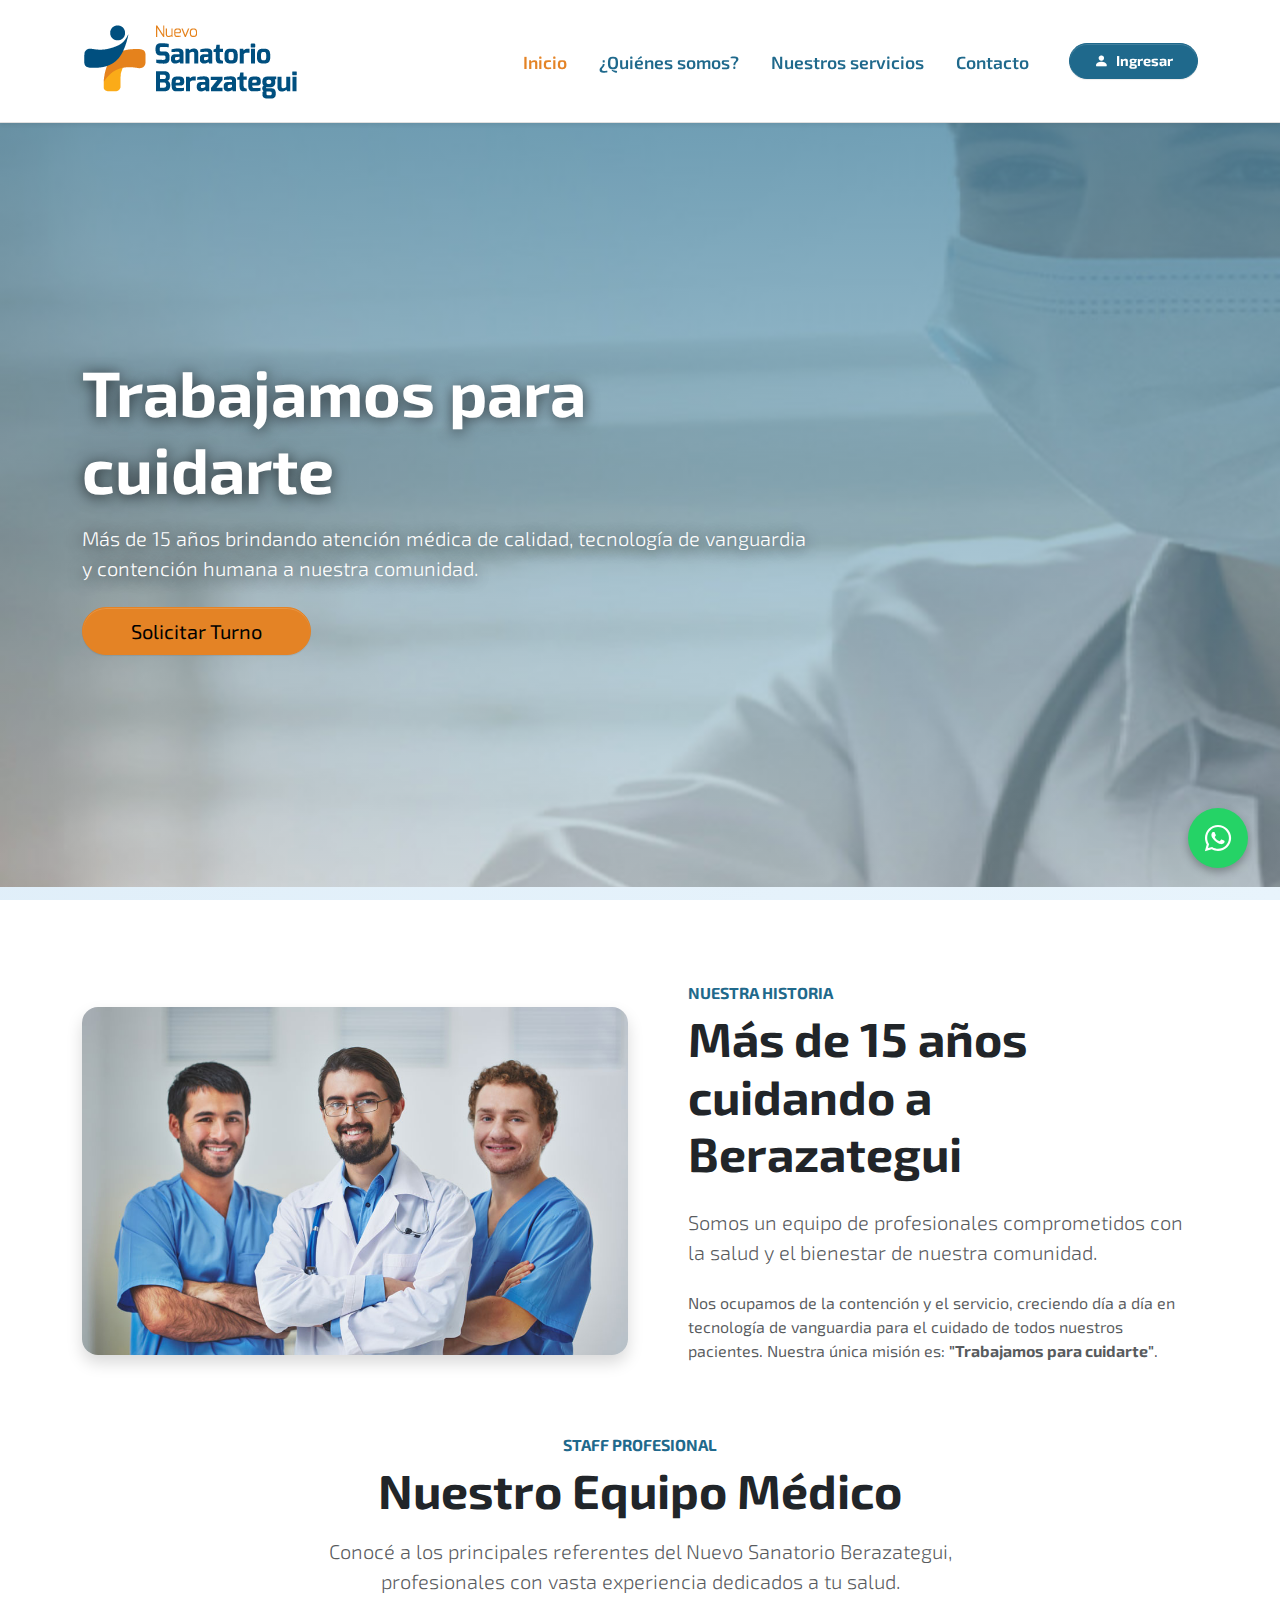
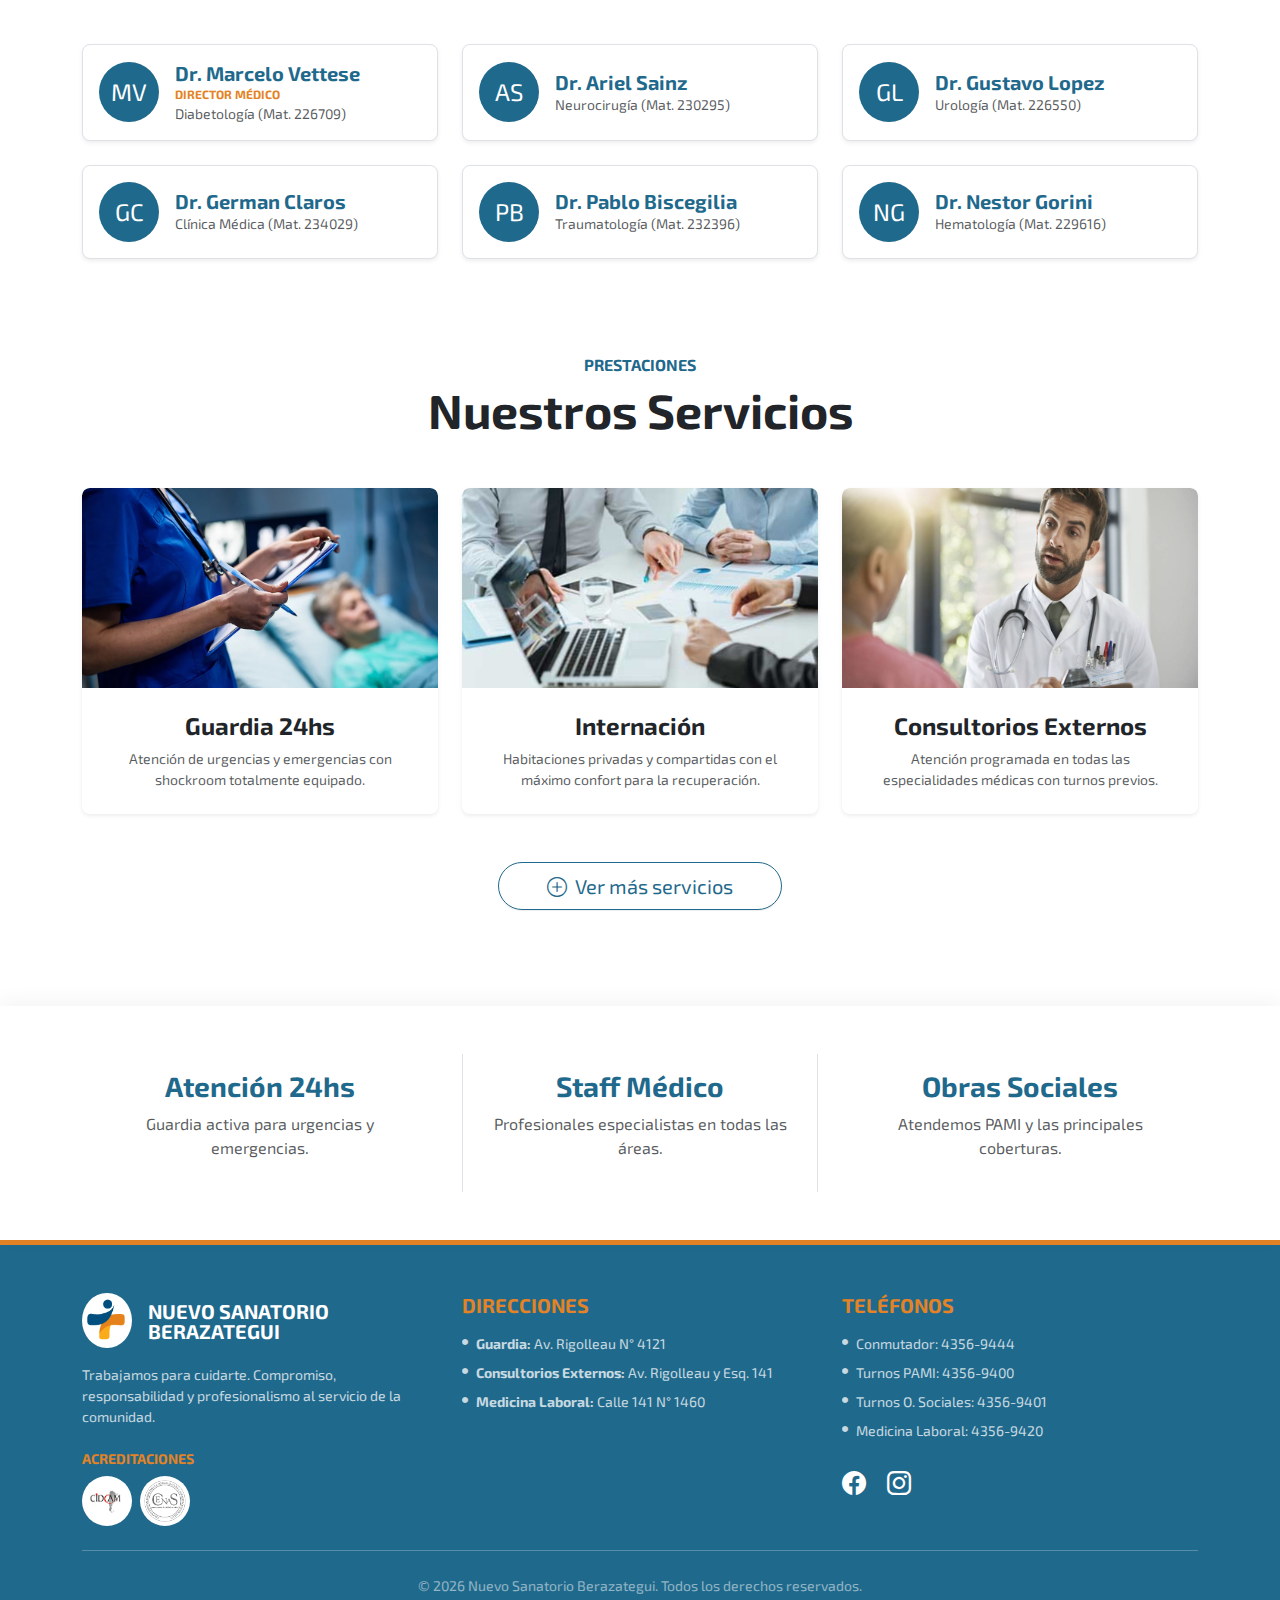
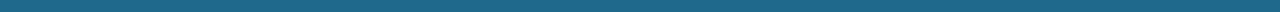
<file: index.html>
<!DOCTYPE html>
<html lang="es">
<head>
  <meta charset="UTF-8" />
  <meta name="viewport" content="width=device-width, initial-scale=1.0" />
  <meta name="description" content="Nuevo Sanatorio Berazategui - Atención médica de calidad, urgencias 24hs e internación.">
  <title>Nuevo Sanatorio Berazategui</title>
  
  <link href="https://fonts.googleapis.com/css2?family=Exo+2:wght@300;400;700&display=swap" rel="stylesheet">
  <link rel="stylesheet" href="https://cdn.jsdelivr.net/npm/bootstrap-icons@1.11.3/font/bootstrap-icons.min.css">
    <script type="module" crossorigin src="/assets/main-DkYixz6h.js"></script>
    <link rel="stylesheet" crossorigin href="/assets/main-oXPpJb58.css">
  </head>
<body>

  <div id="inicio"></div>

  <nav class="navbar navbar-expand-lg sticky-top bg-white shadow-sm">
    <div class="container">
      <a class="navbar-brand" href="#inicio">
        <img src="/assets/img_Logo_Nombre-tiHND0tY.png" alt="Nuevo Sanatorio Berazategui" height="60">
      </a>
  
      <button class="navbar-toggler border-0" type="button" data-bs-toggle="collapse" data-bs-target="#navbarNav" aria-controls="navbarNav" aria-expanded="false" aria-label="Toggle navigation">
        <span class="navbar-toggler-icon"></span>
      </button>
  
      <div class="collapse navbar-collapse justify-content-end" id="navbarNav">
        <ul class="navbar-nav align-items-center gap-3">
          <li class="nav-item"><a class="nav-link active" href="#inicio">Inicio</a></li>
          <li class="nav-item"><a class="nav-link" href="#quienes-somos">¿Quiénes somos?</a></li>
          <li class="nav-item"><a class="nav-link" href="#servicios">Nuestros servicios</a></li>
          <li class="nav-item"><a class="nav-link" href="contacto.html">Contacto</a></li>
          <li class="nav-item ms-lg-3">
            <a class="btn btn-primary rounded-pill px-4" href="login.html">
              <i class="bi bi-person-fill me-2"></i>Ingresar
            </a>
          </li>
        </ul>
      </div>
    </div>
  </nav>

  <header class="hero-section d-flex align-items-center text-white">
    <div class="container text-center text-lg-start">
      <div class="row">
        <div class="col-lg-8">
          <h1 class="display-3 fw-bold mb-3">Trabajamos para cuidarte</h1>
          <p class="lead mb-4 fw-light">
            Más de 15 años brindando atención médica de calidad, tecnología de vanguardia y contención humana a nuestra comunidad.
          </p>
          <div class="d-flex gap-3 justify-content-center justify-content-lg-start">
            <a href="https://api.whatsapp.com/send?phone=5491137908529" class="btn btn-secondary btn-lg rounded-pill px-5" target="_blank" rel="noopener noreferrer">Solicitar Turno</a>
          </div>
        </div>
      </div>
    </div>
  </header>

  <section id="quienes-somos" class="pt-5 pb-2 bg-white">
    <div class="container pt-5 pb-0">
      <div class="row align-items-center">
        <div class="col-lg-6 mb-4 mb-lg-0">
          <img src="/assets/img_Quienes_Somos-DoKWEYUZ.jpg" alt="Equipo Médico trabajando" class="img-fluid rounded-4 shadow">
        </div>
        <div class="col-lg-6 ps-lg-5">
          <h6 class="text-primary text-uppercase fw-bold ls-2">Nuestra Historia</h6>
          <h2 class="display-5 fw-bold mb-4">Más de 15 años cuidando a Berazategui</h2>
          <p class="lead text-muted mb-4">
            Somos un equipo de profesionales comprometidos con la salud y el bienestar de nuestra comunidad.
          </p>
          <p class="text-muted">
            Nos ocupamos de la contención y el servicio, creciendo día a día en tecnología de vanguardia para el cuidado de todos nuestros pacientes. Nuestra única misión es: <strong>"Trabajamos para cuidarte"</strong>.
          </p>
        </div>
      </div>
    </div>
  </section>

  <section class="pt-5 pb-0 bg-white">
    <div class="container">
      <div class="text-center mb-5">
        <h6 class="text-primary text-uppercase fw-bold ls-2">Staff Profesional</h6>
        <h2 class="display-5 fw-bold mb-3">Nuestro Equipo Médico</h2>
        <p class="lead text-muted mx-auto" style="max-width: 700px;">
          Conocé a los principales referentes del Nuevo Sanatorio Berazategui, profesionales con vasta experiencia dedicados a tu salud.
        </p>
      </div>
  
      <div class="row g-4">
        <div class="col-md-6 col-lg-4">
          <div class="d-flex align-items-center p-3 border rounded shadow-sm bg-white h-100 doctor-card">
            <div class="flex-shrink-0">
              <div class="bg-primary text-white rounded-circle d-flex align-items-center justify-content-center" style="width: 60px; height: 60px; font-size: 1.5rem;">MV</div>
            </div>
            <div class="ms-3">
              <h5 class="fw-bold mb-0 text-primary">Dr. Marcelo Vettese</h5>
              <p class="text-secondary fw-bold mb-0 small text-uppercase" style="font-size: 0.75rem;">Director Médico</p>
              <p class="text-muted mb-0 small">Diabetología (Mat. 226709)</p>
            </div>
          </div>
        </div>
        <div class="col-md-6 col-lg-4">
          <div class="d-flex align-items-center p-3 border rounded shadow-sm bg-white h-100 doctor-card">
            <div class="flex-shrink-0">
               <div class="bg-primary text-white rounded-circle d-flex align-items-center justify-content-center" style="width: 60px; height: 60px; font-size: 1.5rem;">AS</div>
            </div>
            <div class="ms-3">
              <h5 class="fw-bold mb-0 text-primary">Dr. Ariel Sainz</h5>
              <p class="text-muted mb-0 small">Neurocirugía (Mat. 230295)</p>
            </div>
          </div>
        </div>
        <div class="col-md-6 col-lg-4">
          <div class="d-flex align-items-center p-3 border rounded shadow-sm bg-white h-100 doctor-card">
            <div class="flex-shrink-0">
              <div class="bg-primary text-white rounded-circle d-flex align-items-center justify-content-center" style="width: 60px; height: 60px; font-size: 1.5rem;">GL</div>
            </div>
            <div class="ms-3">
              <h5 class="fw-bold mb-0 text-primary">Dr. Gustavo Lopez</h5>
              <p class="text-muted mb-0 small">Urología (Mat. 226550)</p>
            </div>
          </div>
        </div>
        <div class="col-md-6 col-lg-4">
          <div class="d-flex align-items-center p-3 border rounded shadow-sm bg-white h-100 doctor-card">
            <div class="flex-shrink-0">
              <div class="bg-primary text-white rounded-circle d-flex align-items-center justify-content-center" style="width: 60px; height: 60px; font-size: 1.5rem;">GC</div>
            </div>
            <div class="ms-3">
              <h5 class="fw-bold mb-0 text-primary">Dr. German Claros</h5>
              <p class="text-muted mb-0 small">Clínica Médica (Mat. 234029)</p>
            </div>
          </div>
        </div>
        <div class="col-md-6 col-lg-4">
          <div class="d-flex align-items-center p-3 border rounded shadow-sm bg-white h-100 doctor-card">
            <div class="flex-shrink-0">
              <div class="bg-primary text-white rounded-circle d-flex align-items-center justify-content-center" style="width: 60px; height: 60px; font-size: 1.5rem;">PB</div>
            </div>
            <div class="ms-3">
              <h5 class="fw-bold mb-0 text-primary">Dr. Pablo Biscegilia</h5>
              <p class="text-muted mb-0 small">Traumatología (Mat. 232396)</p>
            </div>
          </div>
        </div>
        <div class="col-md-6 col-lg-4">
          <div class="d-flex align-items-center p-3 border rounded shadow-sm bg-white h-100 doctor-card">
            <div class="flex-shrink-0">
              <div class="bg-primary text-white rounded-circle d-flex align-items-center justify-content-center" style="width: 60px; height: 60px; font-size: 1.5rem;">NG</div>
            </div>
            <div class="ms-3">
              <h5 class="fw-bold mb-0 text-primary">Dr. Nestor Gorini</h5>
              <p class="text-muted mb-0 small">Hematología (Mat. 229616)</p>
            </div>
          </div>
        </div>
      </div>
    </div>
  </section>

  <section id="servicios" class="pt-5 pb-5 bg-light">
    <div class="container py-5">
      <div class="text-center mb-5">
        <h6 class="text-primary text-uppercase fw-bold ls-2">Prestaciones</h6>
        <h2 class="display-5 fw-bold">Nuestros Servicios</h2>
      </div>
  
      <div class="row g-4 justify-content-center">
        <div class="col-md-6 col-lg-4">
          <div class="card h-100 border-0 shadow-sm hover-top overflow-hidden">
            <img src="/assets/img_Guardia-KCM4aqMS.jpg" class="card-img-top" alt="Guardia" style="height: 200px; object-fit: cover;">
            <div class="card-body p-4 text-center">
              <h4 class="card-title fw-bold">Guardia 24hs</h4>
              <p class="card-text text-muted small">Atención de urgencias y emergencias con shockroom totalmente equipado.</p>
            </div>
          </div>
        </div>
        <div class="col-md-6 col-lg-4">
          <div class="card h-100 border-0 shadow-sm hover-top overflow-hidden">
            <img src="/assets/img_Internacion-gq5K6Fu9.jpg" class="card-img-top" alt="Internación" style="height: 200px; object-fit: cover;">
            <div class="card-body p-4 text-center">
              <h4 class="card-title fw-bold">Internación</h4>
              <p class="card-text text-muted small">Habitaciones privadas y compartidas con el máximo confort para la recuperación.</p>
            </div>
          </div>
        </div>
        <div class="col-md-6 col-lg-4">
          <div class="card h-100 border-0 shadow-sm hover-top overflow-hidden">
            <img src="/assets/img_C_Ext-Cp7YpiNo.jpg" class="card-img-top" alt="Consultorios" style="height: 200px; object-fit: cover;">
            <div class="card-body p-4 text-center">
              <h4 class="card-title fw-bold">Consultorios Externos</h4>
              <p class="card-text text-muted small">Atención programada en todas las especialidades médicas con turnos previos.</p>
            </div>
          </div>
        </div>

        <div class="col-md-6 col-lg-4 servicio-extra d-none">
          <div class="card h-100 border-0 shadow-sm hover-top overflow-hidden">
            <img src="/assets/img_Laboratorio-B35B6M1K.jpg" class="card-img-top" alt="Laboratorio" style="height: 200px; object-fit: cover;">
            <div class="card-body p-4 text-center">
              <h4 class="card-title fw-bold">Laboratorio</h4>
              <p class="card-text text-muted small">Análisis clínicos de baja y alta complejidad con resultados rápidos.</p>
            </div>
          </div>
        </div>
        <div class="col-md-6 col-lg-4 servicio-extra d-none">
          <div class="card h-100 border-0 shadow-sm hover-top overflow-hidden">
            <img src="/assets/img_Imagenes-D6B5xGsT.jpg" class="card-img-top" alt="Diagnóstico" style="height: 200px; object-fit: cover;">
            <div class="card-body p-4 text-center">
              <h4 class="card-title fw-bold">Diagnóstico por Imágenes</h4>
              <p class="card-text text-muted small">Tomografía, Radiología digital, Ecografías y Mamografías de alta resolución.</p>
            </div>
          </div>
        </div>
        <div class="col-md-6 col-lg-4 servicio-extra d-none">
          <div class="card h-100 border-0 shadow-sm hover-top overflow-hidden">
            <img src="/assets/img_Quirofano-DUcGEPOc.jpg" class="card-img-top" alt="Quirófano" style="height: 200px; object-fit: cover;">
            <div class="card-body p-4 text-center">
              <h4 class="card-title fw-bold">Centro Quirúrgico</h4>
              <p class="card-text text-muted small">Quirófanos equipados con tecnología de punta para intervenciones complejas.</p>
            </div>
          </div>
        </div>
        <div class="col-md-6 col-lg-4 servicio-extra d-none">
          <div class="card h-100 border-0 shadow-sm hover-top overflow-hidden">
            <img src="/assets/img_Hemodinamia-CG4TOY5T.jpg" class="card-img-top" alt="Hemodinamia" style="height: 200px; object-fit: cover;">
            <div class="card-body p-4 text-center">
              <h4 class="card-title fw-bold">Hemodinamia</h4>
              <p class="card-text text-muted small">Procedimientos endovasculares de alta complejidad para diagnóstico y tratamiento de patologías cardíacas y vasculares.</p>
            </div>
          </div>
        </div>
        <div class="col-md-6 col-lg-4 servicio-extra d-none">
          <div class="card h-100 border-0 shadow-sm hover-top overflow-hidden">
            <img src="/assets/img_UTI-Cxb3jacQ.jpg" class="card-img-top" alt="UTI" style="height: 200px; object-fit: cover;">
            <div class="card-body p-4 text-center">
              <h4 class="card-title fw-bold">Terapia Intensiva</h4>
              <p class="card-text text-muted small">Unidad de cuidados críticos con monitoreo multiparamétrico y staff especializado.</p>
            </div>
          </div>
        </div>
        <div class="col-md-6 col-lg-4 servicio-extra d-none">
          <div class="card h-100 border-0 shadow-sm hover-top overflow-hidden">
            <img src="/assets/img_UCO-PZvWYnrT.jpg" class="card-img-top" alt="Cardio" style="height: 200px; object-fit: cover;">
            <div class="card-body p-4 text-center">
              <h4 class="card-title fw-bold">Enfermedades Cardiovasculares</h4>
              <p class="card-text text-muted small">Departamento especializado en prevención, diagnóstico y tratamiento de patologías cardíacas.</p>
            </div>
          </div>
        </div>
      </div>

      <div class="text-center mt-5">
        <button id="btn-ver-servicios" class="btn btn-outline-primary btn-lg rounded-pill px-5">
          <i class="bi bi-plus-circle me-2"></i>Ver más servicios
        </button>
      </div>
    </div>
  </section>
  
  <section class="py-5 bg-white-force"> <div class="container">
    <div class="row text-center g-4">
      <div class="col-md-4">
        <div class="p-3">
          <h3 class="text-primary fw-bold">Atención 24hs</h3>
          <p class="text-muted">Guardia activa para urgencias y emergencias.</p>
        </div>
      </div>
      <div class="col-md-4">
        <div class="p-3 border-start border-end"> <h3 class="text-primary fw-bold">Staff Médico</h3>
          <p class="text-muted">Profesionales especialistas en todas las áreas.</p>
        </div>
      </div>
      <div class="col-md-4">
        <div class="p-3">
          <h3 class="text-primary fw-bold">Obras Sociales</h3>
          <p class="text-muted">Atendemos PAMI y las principales coberturas.</p>
        </div>
      </div>
    </div>
  </div>
</section>

  <footer class="bg-primary text-white pt-5 pb-3 mt-auto">
    <div class="container">
      <div class="row g-4">
        <div class="col-lg-4">
          <div class="d-flex align-items-center mb-3">
            <img src="[data-uri]" alt="Logo Icono" width="50" class="bg-white rounded-circle p-1 me-3">
            <h5 class="text-uppercase fw-bold m-0 lh-1">Nuevo Sanatorio<br>Berazategui</h5>
          </div>
          <p class="small opacity-75 mb-4">Trabajamos para cuidarte. Compromiso, responsabilidad y profesionalismo al servicio de la comunidad.</p>
          <div>
            <h6 class="text-secondary fw-bold text-uppercase small mb-2">Acreditaciones</h6>
            <div class="d-flex gap-2">
              <div class="bg-white rounded-circle p-1 d-flex align-items-center justify-content-center" style="width: 50px; height: 50px;" title="Acreditado por CIDCAM">
                <img src="/assets/img_Cidcam-CIrBbMTi.jpg" alt="CIDCAM" class="img-fluid" style="border-radius: 50%;">
              </div>
              <div class="bg-white rounded-circle p-1 d-flex align-items-center justify-content-center" style="width: 50px; height: 50px;" title="Otra Acreditación">
                <img src="/assets/img_Cenas-yfFmT9Ff.png" alt="CENAS" class="img-fluid" style="border-radius: 50%;">
              </div>
            </div>
          </div>
        </div>
        <div class="col-lg-4">
          <h5 class="text-secondary fw-bold text-uppercase mb-3">Direcciones</h5>
          <ul class="list-unstyled small opacity-75">
            <li class="mb-2 d-flex align-items-start">
              <i class="bi bi-circle-fill me-2 mt-1" style="font-size: 6px;"></i>
              <span><strong>Guardia:</strong> Av. Rigolleau N° 4121</span>
            </li>
            <li class="mb-2 d-flex align-items-start">
              <i class="bi bi-circle-fill me-2 mt-1" style="font-size: 6px;"></i>
              <span><strong>Consultorios Externos:</strong> Av. Rigolleau y Esq. 141</span>
            </li>
            <li class="mb-2 d-flex align-items-start">
              <i class="bi bi-circle-fill me-2 mt-1" style="font-size: 6px;"></i>
              <span><strong>Medicina Laboral:</strong> Calle 141 N° 1460</span>
            </li>
          </ul>
        </div>
        <div class="col-lg-4">
          <h5 class="text-secondary fw-bold text-uppercase mb-3">Teléfonos</h5>
          <ul class="list-unstyled small opacity-75">
            <li class="mb-2 d-flex align-items-start">
              <i class="bi bi-circle-fill me-2 mt-1" style="font-size: 6px;"></i>
              <span>Conmutador: 4356-9444</span>
            </li>
            <li class="mb-2 d-flex align-items-start">
              <i class="bi bi-circle-fill me-2 mt-1" style="font-size: 6px;"></i>
              <span>Turnos PAMI: 4356-9400</span>
            </li>
            <li class="mb-2 d-flex align-items-start">
              <i class="bi bi-circle-fill me-2 mt-1" style="font-size: 6px;"></i>
              <span>Turnos O. Sociales: 4356-9401</span>
            </li>
            <li class="mb-2 d-flex align-items-start">
              <i class="bi bi-circle-fill me-2 mt-1" style="font-size: 6px;"></i>
              <span>Medicina Laboral: 4356-9420</span>
            </li>
          </ul>
          <div class="mt-4">
            <a href="https://www.facebook.com/SanatorioBerazategui" target="_blank" rel="noopener noreferrer" class="text-white me-3 text-decoration-none fs-4">
              <i class="bi bi-facebook"></i> </a>
            <a href="https://www.instagram.com/nuevosanatorioberazategui" target="_blank" rel="noopener noreferrer" class="text-white text-decoration-none fs-4">
              <i class="bi bi-instagram"></i>
            </a>
          </div>
        </div>
      </div>
      <hr class="opacity-25 my-4">
      <div class="text-center small opacity-50">
        &copy; 2026 Nuevo Sanatorio Berazategui. Todos los derechos reservados.
      </div>
    </div>
  </footer>

  <a href="https://api.whatsapp.com/send?phone=5491137908529" class="btn-whatsapp" target="_blank" rel="noopener noreferrer" title="Contactar por WhatsApp">
      <svg xmlns="http://www.w3.org/2000/svg" fill="#FFF" width="30" height="30" viewBox="0 0 448 512">
        <path d="M380.9 97.1C339 55.1 283.2 32 223.9 32c-122.4 0-222 99.6-222 222 0 39.1 10.2 77.3 29.6 111L0 480l117.7-30.9c32.4 17.7 68.9 27 106.1 27h.1c122.3 0 224.1-99.6 224.1-222 0-59.3-25.2-115-67.1-157zm-157 341.6c-33.2 0-65.7-8.9-94-25.7l-6.7-4-69.8 18.3L72 359.2l-4.4-7c-18.5-29.4-28.2-63.3-28.2-98.2 0-101.7 82.8-184.5 184.6-184.5 49.3 0 95.6 19.2 130.4 54.1 34.8 34.9 56.2 81.2 56.1 130.5 0 101.8-84.9 184.6-186.6 184.6zm101.2-138.2c-5.5-2.8-32.8-16.2-37.9-18-5.1-1.9-8.8-2.8-12.5 2.8-3.7 5.6-14.3 18-17.6 21.8-3.2 3.7-6.5 4.2-12 1.4-32.6-16.3-54-29.1-75.5-66-5.7-9.8 5.7-9.1 16.3-30.3 1.8-3.7.9-6.9-.5-9.7-1.4-2.8-12.5-30.1-17.1-41.2-4.5-10.8-9.1-9.3-12.5-9.5-3.2-.2-6.9-.2-10.6-.2-3.7 0-9.7 1.4-14.8 6.9-5.1 5.6-19.4 19-19.4 46.3 0 27.3 19.9 53.7 22.6 57.4 2.8 3.7 39.1 59.7 94.8 83.8 35.2 15.2 49 16.5 66.6 13.9 10.7-1.6 32.8-13.4 37.4-26.4 4.6-13 4.6-24.1 3.2-26.4-1.3-2.5-5-3.9-10.5-6.6z"/>
      </svg>
  </a>

</body>
</html>
</file>
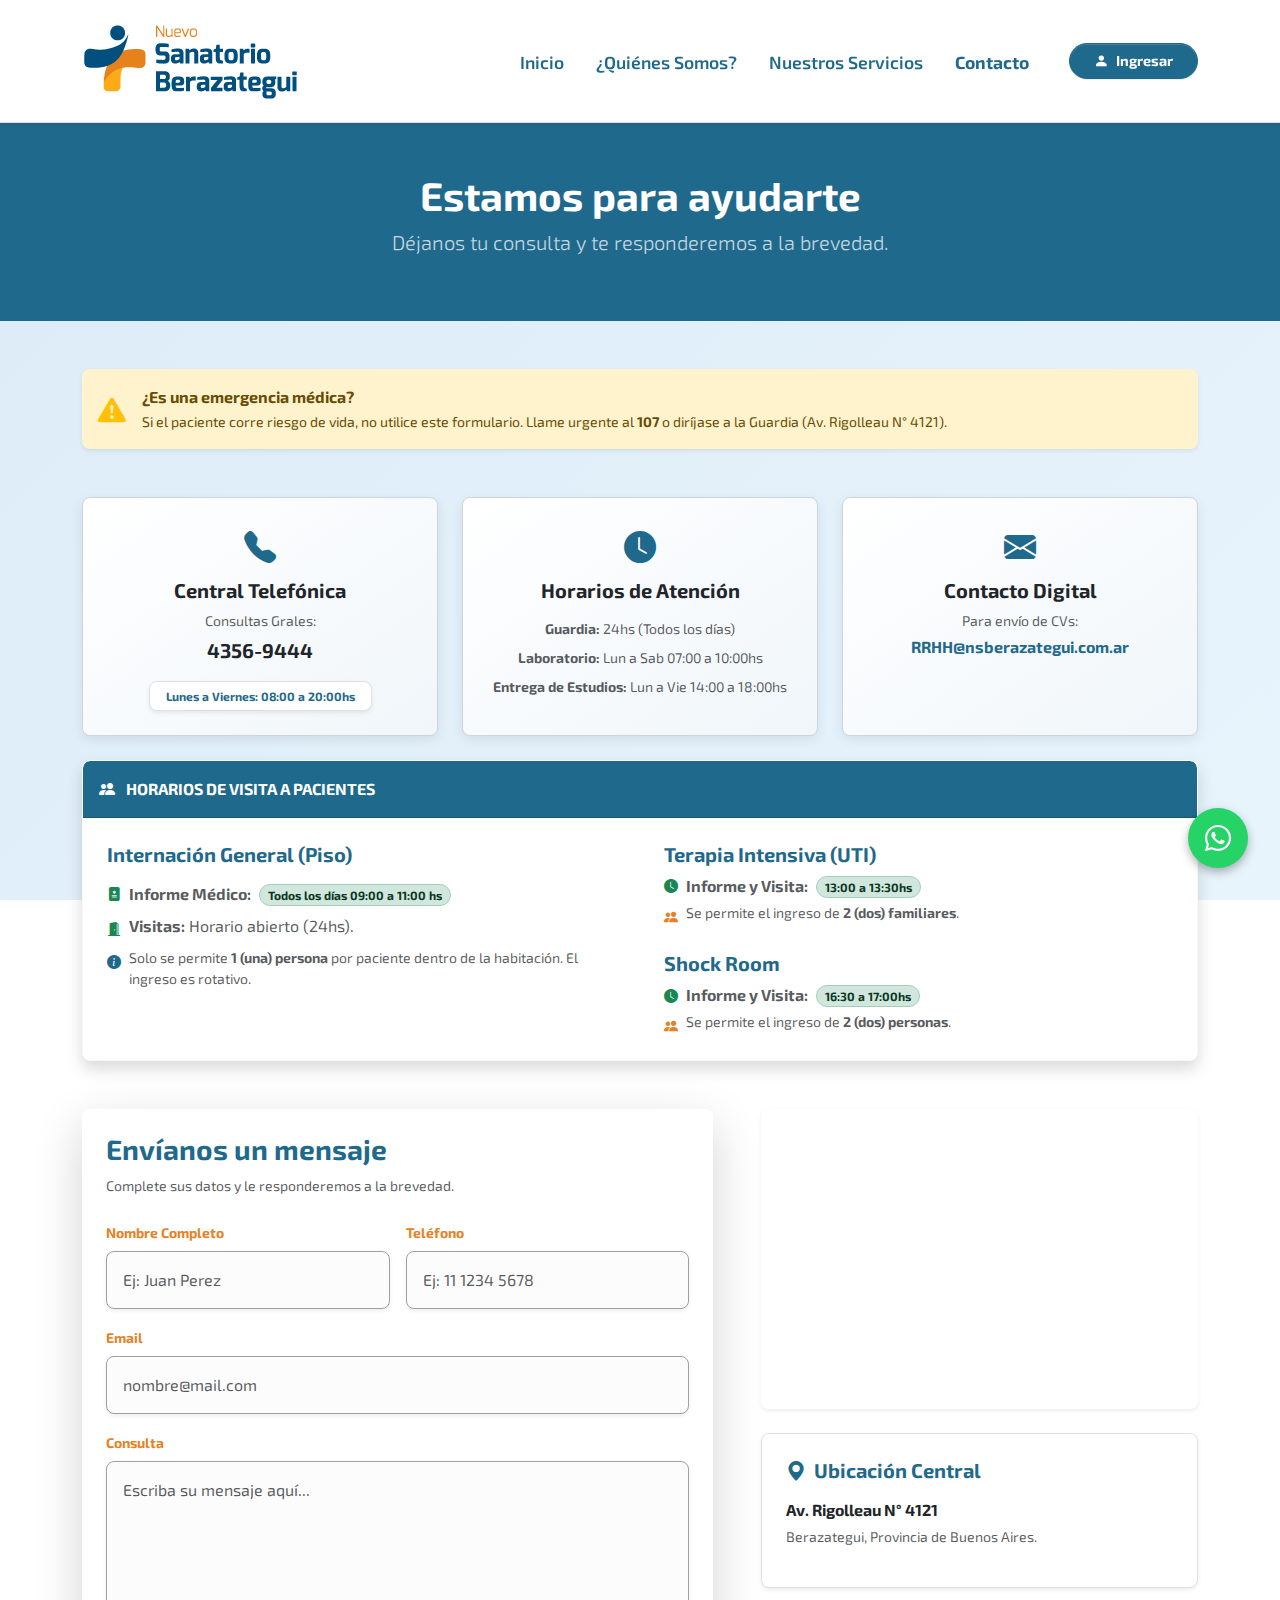
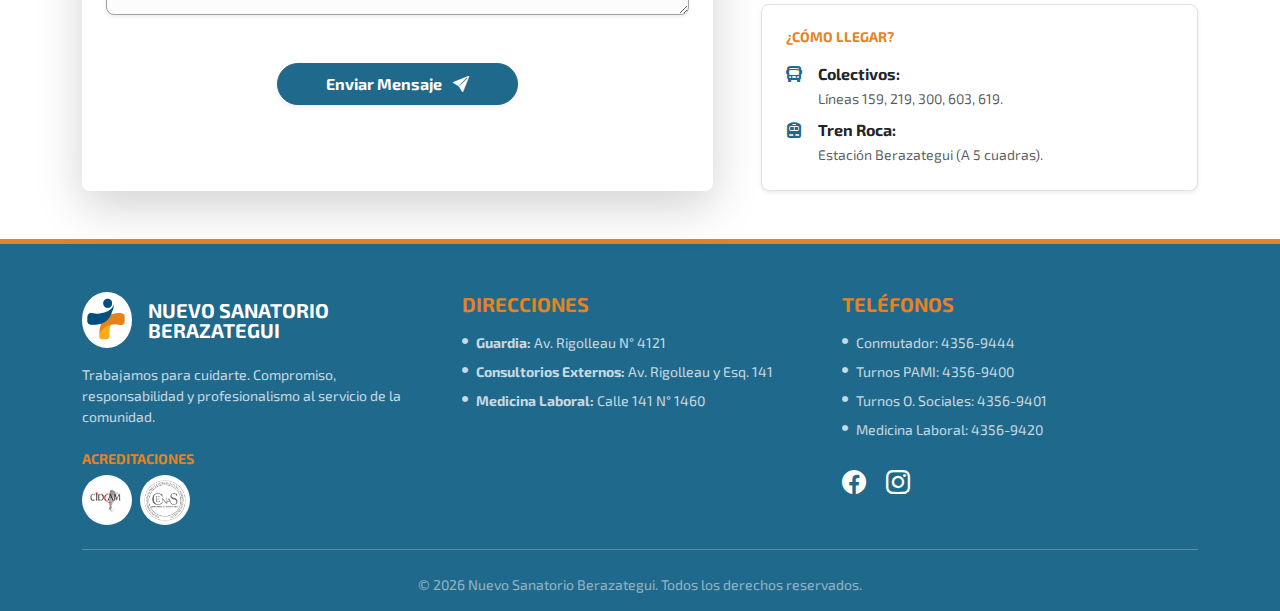
<file: contacto.html>
<!DOCTYPE html>
<html lang="es">
<head>
  <meta charset="UTF-8" />
  <meta name="viewport" content="width=device-width, initial-scale=1.0" />
  <title>Contacto - Nuevo Sanatorio Berazategui</title>
  
  <link href="https://fonts.googleapis.com/css2?family=Exo+2:wght@300;400;700&display=swap" rel="stylesheet">
  <link rel="stylesheet" href="https://cdn.jsdelivr.net/npm/bootstrap-icons@1.11.3/font/bootstrap-icons.min.css">
  
  <script src="https://challenges.cloudflare.com/turnstile/v0/api.js" async defer></script>

  <script type="module" crossorigin src="/assets/main-DkYixz6h.js"></script>
  <link rel="stylesheet" crossorigin href="/assets/main-oXPpJb58.css">
</head>
<body class="d-flex flex-column min-vh-100"> 
    
  <nav class="navbar navbar-expand-lg sticky-top bg-white shadow-sm">
    <div class="container">
      <a class="navbar-brand" href="index.html">
        <img src="/assets/img_Logo_Nombre-tiHND0tY.png" alt="Nuevo Sanatorio Berazategui" height="60">
      </a>
      <button class="navbar-toggler border-0" type="button" data-bs-toggle="collapse" data-bs-target="#navbarNav">
        <span class="navbar-toggler-icon"></span>
      </button>
      <div class="collapse navbar-collapse justify-content-end" id="navbarNav">
        <ul class="navbar-nav align-items-center gap-3">
          <li class="nav-item"><a class="nav-link" href="index.html#inicio">Inicio</a></li>
          <li class="nav-item"><a class="nav-link" href="index.html#quienes-somos">¿Quiénes Somos?</a></li>
          <li class="nav-item"><a class="nav-link" href="index.html#servicios">Nuestros Servicios</a></li>
          <li class="nav-item"><a class="nav-link active fw-bold text-primary" href="#">Contacto</a></li>
          <li class="nav-item ms-lg-3">
            <a class="btn btn-primary rounded-pill px-4" href="login.html"><i class="bi bi-person-fill me-2"></i>Ingresar</a>
          </li>
        </ul>
      </div>
    </div>
  </nav>

  <header class="bg-primary text-white py-5 text-center">
    <div class="container">
      <h1 class="fw-bold">Estamos para ayudarte</h1>
      <p class="lead opacity-75">Déjanos tu consulta y te responderemos a la brevedad.</p>
    </div>
  </header>

  <main class="container py-5">
    
    <div class="alert alert-warning border-0 shadow-sm d-flex align-items-center mb-5" role="alert">
      <i class="bi bi-exclamation-triangle-fill fs-3 me-3 text-warning"></i>
      <div>
        <strong>¿Es una emergencia médica?</strong><br>
        <span class="small">Si el paciente corre riesgo de vida, no utilice este formulario. Llame urgente al <strong>107</strong> o diríjase a la Guardia (Av. Rigolleau N° 4121).</span>
      </div>
    </div>

    <div class="row g-4 mb-4">
      <div class="col-md-4">
        <div class="card card-info h-100 p-4 text-center">
          <div class="text-primary mb-2"><i class="bi bi-telephone-fill fs-2"></i></div>
          <h5 class="fw-bold">Central Telefónica</h5>
          <p class="text-muted small mb-1">Consultas Grales:</p>
          <a href="tel:43569444" class="fw-bold text-decoration-none text-dark fs-5">4356-9444</a>
          <div class="mt-3">
             <span class="badge bg-white text-primary border shadow-sm px-3 py-2">Lunes a Viernes: 08:00 a 20:00hs</span>
          </div>
        </div>
      </div>
      <div class="col-md-4">
        <div class="card card-info h-100 p-4 text-center">
          <div class="text-primary mb-2"><i class="bi bi-clock-fill fs-2"></i></div>
          <h5 class="fw-bold">Horarios de Atención</h5>
          <ul class="list-unstyled text-muted small mb-0 mt-2">
            <li class="mb-2"><strong>Guardia:</strong> 24hs (Todos los días)</li>
            <li class="mb-2"><strong>Laboratorio:</strong> Lun a Sab 07:00 a 10:00hs</li>
            <li><strong>Entrega de Estudios:</strong> Lun a Vie 14:00 a 18:00hs</li>
          </ul>
        </div>
      </div>
      <div class="col-md-4">
        <div class="card card-info h-100 p-4 text-center">
          <div class="text-primary mb-2"><i class="bi bi-envelope-fill fs-2"></i></div>
          <h5 class="fw-bold">Contacto Digital</h5>
          <p class="text-muted small mb-1">Para envío de CVs:</p>
          <a href="mailto:RRHH@nsberazategui.com.ar" class="fw-bold text-decoration-none text-primary fs-6">RRHH@nsberazategui.com.ar</a>
        </div>
      </div>
    </div>

    <div class="card border border-light shadow mb-5 overflow-hidden rounded-3">
      <div class="card-header bg-primary text-white fw-bold py-3">
        <i class="bi bi-people-fill me-2"></i> HORARIOS DE VISITA A PACIENTES
      </div>
      <div class="card-body p-4">
        <div class="row g-4">
          <div class="col-md-6 border-end-md">
            <h5 class="fw-bold text-primary mb-3">Internación General (Piso)</h5>
            <ul class="list-unstyled text-muted">
              <li class="mb-2 d-flex align-items-center">
                <i class="bi bi-file-medical-fill text-success me-2 small"></i>
                <span><strong>Informe Médico:</strong> <span class="badge bg-success-subtle text-success-emphasis border border-success-subtle rounded-pill ms-1">Todos los días 09:00 a 11:00 hs</span></span>
              </li>
              <li class="mb-2 d-flex">
                <i class="bi bi-door-open-fill text-success me-2 mt-1 small"></i>
                <span><strong>Visitas:</strong> Horario abierto (24hs).</span>
              </li>
              <li class="d-flex">
                <i class="bi bi-info-circle-fill text-primary me-2 mt-1 small"></i>
                <span class="small">Solo se permite <strong>1 (una) persona</strong> por paciente dentro de la habitación. El ingreso es rotativo.</span>
              </li>
            </ul>
          </div>
          <div class="col-md-6 ps-md-4">
            <div class="mb-4">
              <h5 class="fw-bold text-primary mb-2">Terapia Intensiva (UTI)</h5>
              <ul class="list-unstyled text-muted mb-0">
                <li class="mb-1 d-flex align-items-center">
                  <i class="bi bi-clock-fill text-success me-2 small"></i>
                  <span><strong>Informe y Visita:</strong> <span class="badge bg-success-subtle text-success-emphasis border border-success-subtle rounded-pill ms-1">13:00 a 13:30hs</span></span>
                </li>
                <li class="d-flex">
                  <i class="bi bi-people-fill text-secondary me-2 mt-1 small"></i>
                  <span class="small">Se permite el ingreso de <strong>2 (dos) familiares</strong>.</span>
                </li>
              </ul>
            </div>
            <div>
              <h5 class="fw-bold text-primary mb-2">Shock Room</h5>
              <ul class="list-unstyled text-muted mb-0">
                <li class="mb-1 d-flex align-items-center">
                  <i class="bi bi-clock-fill text-success me-2 small"></i>
                  <span><strong>Informe y Visita:</strong> <span class="badge bg-success-subtle text-success-emphasis border border-success-subtle rounded-pill ms-1">16:30 a 17:00hs</span></span>
                </li>
                <li class="d-flex">
                  <i class="bi bi-people-fill text-secondary me-2 mt-1 small"></i>
                  <span class="small">Se permite el ingreso de <strong>2 (dos) personas</strong>.</span>
                </li>
              </ul>
            </div>
          </div>
        </div>
      </div>
    </div>

    <div class="row g-5">
      <div class="col-lg-7">
        <div class="card border-0 shadow-lg p-4 h-100">
          <h3 class="fw-bold mb-2 text-primary">Envíanos un mensaje</h3>
          <p class="text-muted mb-4 small">Complete sus datos y le responderemos a la brevedad.</p>
          
          <form action="enviar.php" method="POST" id="contactForm">
            <input type="text" name="website_check" style="display:none !important" tabindex="-1" autocomplete="off">
            
            <div class="row g-3">
              <div class="col-md-6">
                <label for="nombre" class="form-label fw-bold small text-secondary">Nombre Completo</label>
                <input type="text" name="Nombre" id="nombre" class="form-control p-3 shadow-sm" placeholder="Ej: Juan Perez" required style="background-color: #fcfcfc; border: 1px solid #a0a0a0;">
              </div>
              <div class="col-md-6">
                 <label for="telefono" class="form-label fw-bold small text-secondary">Teléfono</label>
                 <input type="tel" name="Telefono" id="telefono" class="form-control p-3 shadow-sm" placeholder="Ej: 11 1234 5678" style="background-color: #fcfcfc; border: 1px solid #a0a0a0;">
              </div>
              <div class="col-12">
                <label for="email" class="form-label fw-bold small text-secondary">Email</label>
                <input type="email" name="Email" id="email" class="form-control p-3 shadow-sm" placeholder="nombre@mail.com" required style="background-color: #fcfcfc; border: 1px solid #a0a0a0;">
              </div>
              <div class="col-12">
                <label for="mensaje" class="form-label fw-bold small text-secondary">Consulta</label>
                <textarea name="Mensaje" id="mensaje" class="form-control p-3 shadow-sm" rows="5" placeholder="Escriba su mensaje aquí..." required style="background-color: #fcfcfc; border: 1px solid #a0a0a0;"></textarea>
              </div>
              </div>

            <div class="mt-4 d-flex align-items-center justify-content-center gap-3 flex-wrap flex-column">
               
               <div class="cf-turnstile" data-sitekey="0x4AAAAAACXt1d0pyWhm1N0X"></div>
               
               <div id="captchaError" class="text-danger fw-bold small" style="display: none;">
                  <i class="bi bi-exclamation-triangle-fill me-1"></i> Por favor, confirmá que no sos un robot.
               </div>

               <button type="submit" class="btn btn-primary px-5 py-2 fw-bold rounded-pill shadow-sm hover-top mt-2">
                 Enviar Mensaje <i class="bi bi-send-fill ms-2"></i>
               </button>
            </div>
          </form>
        </div>
      </div>

      <div class="col-lg-5">
        <div class="h-100 d-flex flex-column">
          <div class="card border-0 shadow-sm overflow-hidden mb-4">
            <iframe 
              src="https://maps.google.com/maps?q=Av.+Rigolleau+4121,+Berazategui&t=&z=15&ie=UTF8&iwloc=&output=embed" 
              width="100%" 
              height="300" 
              style="border:0;" 
              allowfullscreen="" 
              loading="lazy" 
              referrerpolicy="no-referrer-when-downgrade">
            </iframe>
          </div>
          
          <div class="bg-white p-4 rounded shadow-sm border mb-3">
            <h5 class="fw-bold text-primary mb-3"><i class="bi bi-geo-alt-fill me-2"></i>Ubicación Central</h5>
            <p class="mb-1"><strong>Av. Rigolleau N° 4121</strong></p>
            <p class="text-muted small">Berazategui, Provincia de Buenos Aires.</p>
          </div>

          <div class="bg-white p-4 rounded border shadow-sm">
            <h6 class="fw-bold text-uppercase small text-secondary mb-3">¿Cómo llegar?</h6>
            <div class="d-flex align-items-start mb-2">
              <i class="bi bi-bus-front-fill me-3 text-primary"></i>
              <div>
                <strong>Colectivos:</strong><br>
                <span class="small text-muted">Líneas 159, 219, 300, 603, 619.</span>
              </div>
            </div>
            <div class="d-flex align-items-start">
              <i class="bi bi-train-front-fill me-3 text-primary"></i>
              <div>
                <strong>Tren Roca:</strong><br>
                <span class="small text-muted">Estación Berazategui (A 5 cuadras).</span>
              </div>
            </div>
          </div>
        </div>
      </div>
    </div>
  </main>

  <footer class="bg-primary text-white pt-5 pb-3 mt-auto">
    <div class="container">
      <div class="row g-4">
        <div class="col-lg-4">
          <div class="d-flex align-items-center mb-3">
            <img src="[data-uri]" alt="Logo Icono" width="50" class="bg-white rounded-circle p-1 me-3">
            <h5 class="text-uppercase fw-bold m-0 lh-1">Nuevo Sanatorio<br>Berazategui</h5>
          </div>
          <p class="small opacity-75 mb-4">Trabajamos para cuidarte. Compromiso, responsabilidad y profesionalismo al servicio de la comunidad.</p>
          <div>
            <h6 class="text-secondary fw-bold text-uppercase small mb-2">Acreditaciones</h6>
            <div class="d-flex gap-2">
              <div class="bg-white rounded-circle p-1 d-flex align-items-center justify-content-center" style="width: 50px; height: 50px;">
                <img src="/assets/img_Cidcam-CIrBbMTi.jpg" alt="CIDCAM" class="img-fluid" style="border-radius: 50%;">
              </div>
              <div class="bg-white rounded-circle p-1 d-flex align-items-center justify-content-center" style="width: 50px; height: 50px;">
                <img src="/assets/img_Cenas-yfFmT9Ff.png" alt="CENAS" class="img-fluid" style="border-radius: 50%;">
              </div>
            </div>
          </div>
        </div>
        <div class="col-lg-4">
          <h5 class="text-secondary fw-bold text-uppercase mb-3">Direcciones</h5>
          <ul class="list-unstyled small opacity-75">
            <li class="mb-2 d-flex align-items-start"><i class="bi bi-circle-fill me-2 mt-1" style="font-size: 6px;"></i><span><strong>Guardia:</strong> Av. Rigolleau N° 4121</span></li>
            <li class="mb-2 d-flex align-items-start"><i class="bi bi-circle-fill me-2 mt-1" style="font-size: 6px;"></i><span><strong>Consultorios Externos:</strong> Av. Rigolleau y Esq. 141</span></li>
            <li class="mb-2 d-flex align-items-start"><i class="bi bi-circle-fill me-2 mt-1" style="font-size: 6px;"></i><span><strong>Medicina Laboral:</strong> Calle 141 N° 1460</span></li>
          </ul>
        </div>
        <div class="col-lg-4">
          <h5 class="text-secondary fw-bold text-uppercase mb-3">Teléfonos</h5>
          <ul class="list-unstyled small opacity-75">
            <li class="mb-2 d-flex align-items-start"><i class="bi bi-circle-fill me-2 mt-1" style="font-size: 6px;"></i><span>Conmutador: 4356-9444</span></li>
            <li class="mb-2 d-flex align-items-start"><i class="bi bi-circle-fill me-2 mt-1" style="font-size: 6px;"></i><span>Turnos PAMI: 4356-9400</span></li>
            <li class="mb-2 d-flex align-items-start"><i class="bi bi-circle-fill me-2 mt-1" style="font-size: 6px;"></i><span>Turnos O. Sociales: 4356-9401</span></li>
            <li class="mb-2 d-flex align-items-start"><i class="bi bi-circle-fill me-2 mt-1" style="font-size: 6px;"></i><span>Medicina Laboral: 4356-9420</span></li>
          </ul>
          <div class="mt-4">
            <a href="https://www.facebook.com/SanatorioBerazategui" target="_blank" rel="noopener noreferrer" class="text-white me-3 text-decoration-none fs-4"><i class="bi bi-facebook"></i></a>
            <a href="https://www.instagram.com/nuevosanatorioberazategui" target="_blank" rel="noopener noreferrer" class="text-white text-decoration-none fs-4"><i class="bi bi-instagram"></i></a>
          </div>
        </div>
      </div>
      <hr class="opacity-25 my-4">
      <div class="text-center small opacity-50">© 2026 Nuevo Sanatorio Berazategui. Todos los derechos reservados.</div>
    </div>
  </footer>

  <a href="https://api.whatsapp.com/send?phone=5491137908529" class="btn-whatsapp" target="_blank" rel="noopener noreferrer" title="Contactar por WhatsApp">
      <svg xmlns="http://www.w3.org/2000/svg" fill="#FFF" width="30" height="30" viewBox="0 0 448 512">
        <path d="M380.9 97.1C339 55.1 283.2 32 223.9 32c-122.4 0-222 99.6-222 222 0 39.1 10.2 77.3 29.6 111L0 480l117.7-30.9c32.4 17.7 68.9 27 106.1 27h.1c122.3 0 224.1-99.6 224.1-222 0-59.3-25.2-115-67.1-157zm-157 341.6c-33.2 0-65.7-8.9-94-25.7l-6.7-4-69.8 18.3L72 359.2l-4.4-7c-18.5-29.4-28.2-63.3-28.2-98.2 0-101.7 82.8-184.5 184.6-184.5 49.3 0 95.6 19.2 130.4 54.1 34.8 34.9 56.2 81.2 56.1 130.5 0 101.8-84.9 184.6-186.6 184.6zm101.2-138.2c-5.5-2.8-32.8-16.2-37.9-18-5.1-1.9-8.8-2.8-12.5 2.8-3.7 5.6-14.3 18-17.6 21.8-3.2 3.7-6.5 4.2-12 1.4-32.6-16.3-54-29.1-75.5-66-5.7-9.8 5.7-9.1 16.3-30.3 1.8-3.7.9-6.9-.5-9.7-1.4-2.8-12.5-30.1-17.1-41.2-4.5-10.8-9.1-9.3-12.5-9.5-3.2-.2-6.9-.2-10.6-.2-3.7 0-9.7 1.4-14.8 6.9-5.1 5.6-19.4 19-19.4 46.3 0 27.3 19.9 53.7 22.6 57.4 2.8 3.7 39.1 59.7 94.8 83.8 35.2 15.2 49 16.5 66.6 13.9 10.7-1.6 32.8-13.4 37.4-26.4 4.6-13 4.6-24.1 3.2-26.4-1.3-2.5-5-3.9-10.5-6.6z"/>
      </svg>
  </a>

</body>
</html>
</file>
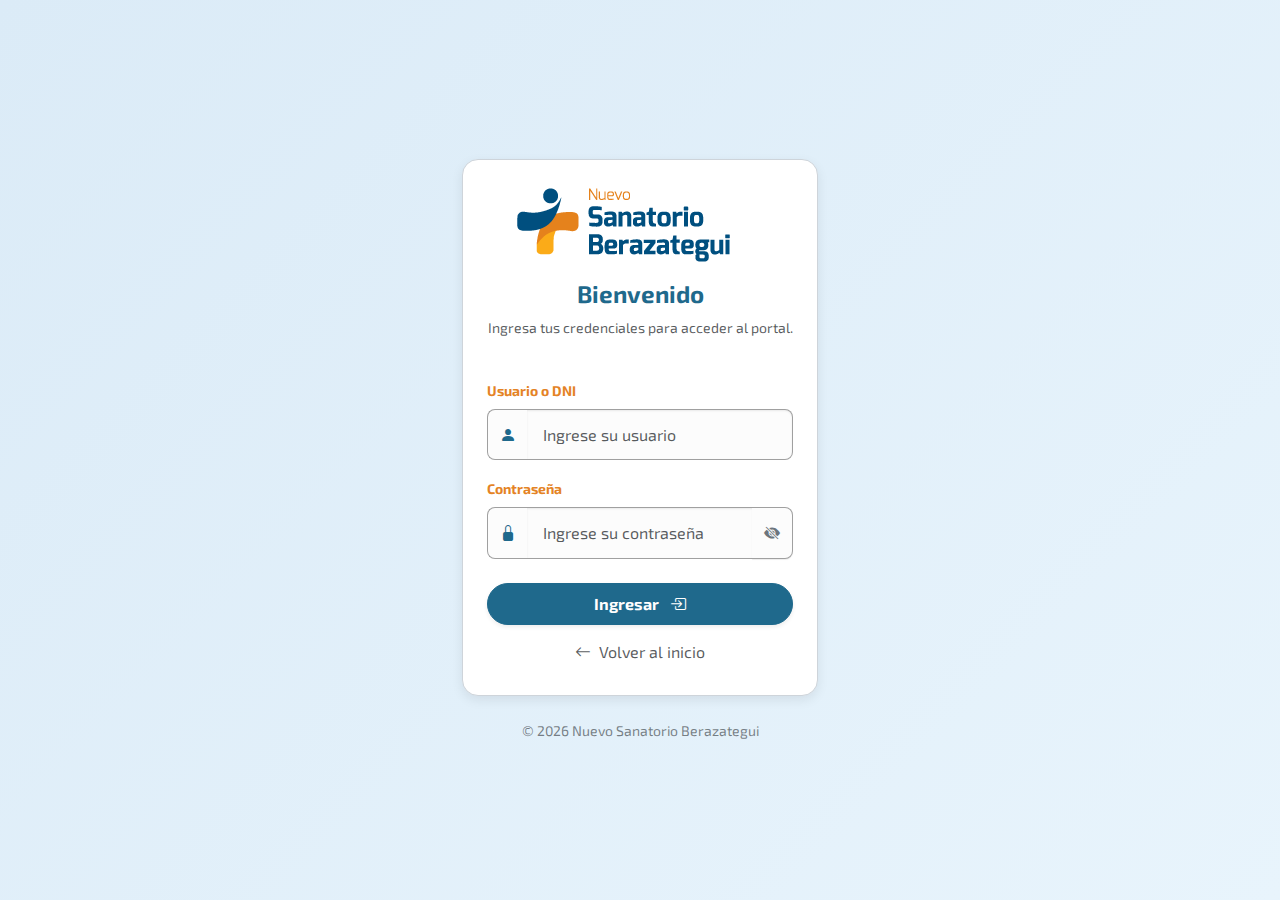
<file: login.html>
<!DOCTYPE html>
<html lang="es">
<head>
  <meta charset="UTF-8" />
  <meta name="viewport" content="width=device-width, initial-scale=1.0" />
  <title>Ingreso - Nuevo Sanatorio Berazategui</title>
  
  <link href="https://fonts.googleapis.com/css2?family=Exo+2:wght@300;400;700&display=swap" rel="stylesheet">
  <link rel="stylesheet" href="https://cdn.jsdelivr.net/npm/bootstrap-icons@1.11.3/font/bootstrap-icons.min.css">
  
  <script type="module" crossorigin src="/assets/main-DkYixz6h.js"></script>
  <link rel="stylesheet" crossorigin href="/assets/main-oXPpJb58.css">
</head>

<body class="login-body">

  <div class="container">
    <div class="row justify-content-center">
      <div class="col-md-6 col-lg-4">
        
        <div class="card login-card p-4">
          <div class="text-center mb-4">
            <a href="index.html">
                <img src="/assets/img_Logo_Nombre-tiHND0tY.png" alt="Nuevo Sanatorio Berazategui" height="70" class="mb-3">
            </a>
            <h4 class="fw-bold text-primary">Bienvenido</h4>
            <p class="text-muted small">Ingresa tus credenciales para acceder al portal.</p>
          </div>

          <form action="#" method="POST">
            
            <div class="mb-3">
              <label for="usuario" class="form-label fw-bold small text-secondary">Usuario o DNI</label>
              <div class="input-group">
                <span class="input-group-text"><i class="bi bi-person-fill text-primary"></i></span>
                <input type="text" class="form-control form-control-custom" id="usuario" placeholder="Ingrese su usuario" required>
              </div>
            </div>

            <div class="mb-4">
              <label for="password" class="form-label fw-bold small text-secondary">Contraseña</label>
              <div class="input-group">
                <span class="input-group-text"><i class="bi bi-lock-fill text-primary"></i></span>
                <input type="password" class="form-control form-control-custom" id="password" placeholder="Ingrese su contraseña" required>
                <button class="btn btn-eye" type="button" id="togglePassword">
                  <i class="bi bi-eye-slash-fill" id="eyeIcon"></i>
                </button>
              </div>
            </div>

            <div class="d-grid gap-2">
              <button type="submit" class="btn btn-primary rounded-pill py-2 fw-bold shadow-sm">
                Ingresar <i class="bi bi-box-arrow-in-right ms-2"></i>
              </button>
              <a href="index.html" class="btn btn-link text-decoration-none text-muted small">
                <i class="bi bi-arrow-left me-1"></i> Volver al inicio
              </a>
            </div>

          </form>
        </div>

        <div class="text-center mt-4 text-muted small opacity-75">
          &copy; 2026 Nuevo Sanatorio Berazategui
        </div>

      </div>
    </div>
  </div>

  <script>
    const togglePassword = document.querySelector('#togglePassword');
    const password = document.querySelector('#password');
    const eyeIcon = document.querySelector('#eyeIcon');

    if(togglePassword) {
        togglePassword.addEventListener('click', function () {
          const type = password.getAttribute('type') === 'password' ? 'text' : 'password';
          password.setAttribute('type', type);
          
          if (type === 'text') {
              eyeIcon.classList.remove('bi-eye-slash-fill');
              eyeIcon.classList.add('bi-eye-fill');
          } else {
              eyeIcon.classList.remove('bi-eye-fill');
              eyeIcon.classList.add('bi-eye-slash-fill');
          }
        });
    }
  </script>

</body>
</html>
</file>
<file: assets/main-oXPpJb58.css>
@charset "UTF-8";:root,[data-bs-theme=light]{--bs-blue: #0d6efd;--bs-indigo: #6610f2;--bs-purple: #6f42c1;--bs-pink: #d63384;--bs-red: #dc3545;--bs-orange: #fd7e14;--bs-yellow: #ffc107;--bs-green: #198754;--bs-teal: #20c997;--bs-cyan: #0dcaf0;--bs-black: #000;--bs-white: #fff;--bs-gray: #6c757d;--bs-gray-dark: #343a40;--bs-gray-100: #f8f9fa;--bs-gray-200: #e9ecef;--bs-gray-300: #dee2e6;--bs-gray-400: #ced4da;--bs-gray-500: #adb5bd;--bs-gray-600: #6c757d;--bs-gray-700: #495057;--bs-gray-800: #343a40;--bs-gray-900: #212529;--bs-primary: #1f698c;--bs-secondary: #e48325;--bs-success: #198754;--bs-info: #62a5d9;--bs-warning: #ffc107;--bs-danger: #dc3545;--bs-light: #f8f9fa;--bs-dark: #212529;--bs-primary-rgb: 31, 105, 140;--bs-secondary-rgb: 228, 131, 37;--bs-success-rgb: 25, 135, 84;--bs-info-rgb: 98, 165, 217;--bs-warning-rgb: 255, 193, 7;--bs-danger-rgb: 220, 53, 69;--bs-light-rgb: 248, 249, 250;--bs-dark-rgb: 33, 37, 41;--bs-primary-text-emphasis: rgb(12.4, 42, 56);--bs-secondary-text-emphasis: rgb(91.2, 52.4, 14.8);--bs-success-text-emphasis: rgb(10, 54, 33.6);--bs-info-text-emphasis: rgb(39.2, 66, 86.8);--bs-warning-text-emphasis: rgb(102, 77.2, 2.8);--bs-danger-text-emphasis: rgb(88, 21.2, 27.6);--bs-light-text-emphasis: #495057;--bs-dark-text-emphasis: #495057;--bs-primary-bg-subtle: rgb(210.2, 225, 232);--bs-secondary-bg-subtle: rgb(249.6, 230.2, 211.4);--bs-success-bg-subtle: rgb(209, 231, 220.8);--bs-info-bg-subtle: rgb(223.6, 237, 247.4);--bs-warning-bg-subtle: rgb(255, 242.6, 205.4);--bs-danger-bg-subtle: rgb(248, 214.6, 217.8);--bs-light-bg-subtle: rgb(251.5, 252, 252.5);--bs-dark-bg-subtle: #ced4da;--bs-primary-border-subtle: rgb(165.4, 195, 209);--bs-secondary-border-subtle: rgb(244.2, 205.4, 167.8);--bs-success-border-subtle: rgb(163, 207, 186.6);--bs-info-border-subtle: rgb(192.2, 219, 239.8);--bs-warning-border-subtle: rgb(255, 230.2, 155.8);--bs-danger-border-subtle: rgb(241, 174.2, 180.6);--bs-light-border-subtle: #e9ecef;--bs-dark-border-subtle: #adb5bd;--bs-white-rgb: 255, 255, 255;--bs-black-rgb: 0, 0, 0;--bs-font-sans-serif: system-ui, -apple-system, "Segoe UI", Roboto, "Helvetica Neue", "Noto Sans", "Liberation Sans", Arial, sans-serif, "Apple Color Emoji", "Segoe UI Emoji", "Segoe UI Symbol", "Noto Color Emoji";--bs-font-monospace: SFMono-Regular, Menlo, Monaco, Consolas, "Liberation Mono", "Courier New", monospace;--bs-gradient: linear-gradient(180deg, rgba(255, 255, 255, .15), rgba(255, 255, 255, 0));--bs-body-font-family: "Exo 2", sans-serif;--bs-body-font-size: 1rem;--bs-body-font-weight: 400;--bs-body-line-height: 1.5;--bs-body-color: #212529;--bs-body-color-rgb: 33, 37, 41;--bs-body-bg: #fff;--bs-body-bg-rgb: 255, 255, 255;--bs-emphasis-color: #000;--bs-emphasis-color-rgb: 0, 0, 0;--bs-secondary-color: rgba(33, 37, 41, .75);--bs-secondary-color-rgb: 33, 37, 41;--bs-secondary-bg: #e9ecef;--bs-secondary-bg-rgb: 233, 236, 239;--bs-tertiary-color: rgba(33, 37, 41, .5);--bs-tertiary-color-rgb: 33, 37, 41;--bs-tertiary-bg: #f8f9fa;--bs-tertiary-bg-rgb: 248, 249, 250;--bs-heading-color: inherit;--bs-link-color: #1f698c;--bs-link-color-rgb: 31, 105, 140;--bs-link-decoration: underline;--bs-link-hover-color: rgb(24.8, 84, 112);--bs-link-hover-color-rgb: 25, 84, 112;--bs-code-color: #d63384;--bs-highlight-color: #212529;--bs-highlight-bg: rgb(255, 242.6, 205.4);--bs-border-width: 1px;--bs-border-style: solid;--bs-border-color: #dee2e6;--bs-border-color-translucent: rgba(0, 0, 0, .175);--bs-border-radius: .5rem;--bs-border-radius-sm: .25rem;--bs-border-radius-lg: .5rem;--bs-border-radius-xl: 1rem;--bs-border-radius-xxl: 2rem;--bs-border-radius-2xl: var(--bs-border-radius-xxl);--bs-border-radius-pill: 50rem;--bs-box-shadow: 0 .5rem 1rem rgba(0, 0, 0, .15);--bs-box-shadow-sm: 0 .125rem .25rem rgba(0, 0, 0, .075);--bs-box-shadow-lg: 0 1rem 3rem rgba(0, 0, 0, .175);--bs-box-shadow-inset: inset 0 1px 2px rgba(0, 0, 0, .075);--bs-focus-ring-width: .25rem;--bs-focus-ring-opacity: .25;--bs-focus-ring-color: rgba(31, 105, 140, .25);--bs-form-valid-color: #198754;--bs-form-valid-border-color: #198754;--bs-form-invalid-color: #dc3545;--bs-form-invalid-border-color: #dc3545}[data-bs-theme=dark]{color-scheme:dark;--bs-body-color: #dee2e6;--bs-body-color-rgb: 222, 226, 230;--bs-body-bg: #212529;--bs-body-bg-rgb: 33, 37, 41;--bs-emphasis-color: #fff;--bs-emphasis-color-rgb: 255, 255, 255;--bs-secondary-color: rgba(222, 226, 230, .75);--bs-secondary-color-rgb: 222, 226, 230;--bs-secondary-bg: #343a40;--bs-secondary-bg-rgb: 52, 58, 64;--bs-tertiary-color: rgba(222, 226, 230, .5);--bs-tertiary-color-rgb: 222, 226, 230;--bs-tertiary-bg: rgb(42.5, 47.5, 52.5);--bs-tertiary-bg-rgb: 43, 48, 53;--bs-primary-text-emphasis: rgb(120.6, 165, 186);--bs-secondary-text-emphasis: rgb(238.8, 180.6, 124.2);--bs-success-text-emphasis: rgb(117, 183, 152.4);--bs-info-text-emphasis: rgb(160.8, 201, 232.2);--bs-warning-text-emphasis: rgb(255, 217.8, 106.2);--bs-danger-text-emphasis: rgb(234, 133.8, 143.4);--bs-light-text-emphasis: #f8f9fa;--bs-dark-text-emphasis: #dee2e6;--bs-primary-bg-subtle: rgb(6.2, 21, 28);--bs-secondary-bg-subtle: rgb(45.6, 26.2, 7.4);--bs-success-bg-subtle: rgb(5, 27, 16.8);--bs-info-bg-subtle: rgb(19.6, 33, 43.4);--bs-warning-bg-subtle: rgb(51, 38.6, 1.4);--bs-danger-bg-subtle: rgb(44, 10.6, 13.8);--bs-light-bg-subtle: #343a40;--bs-dark-bg-subtle: #1a1d20;--bs-primary-border-subtle: rgb(18.6, 63, 84);--bs-secondary-border-subtle: rgb(136.8, 78.6, 22.2);--bs-success-border-subtle: rgb(15, 81, 50.4);--bs-info-border-subtle: rgb(58.8, 99, 130.2);--bs-warning-border-subtle: rgb(153, 115.8, 4.2);--bs-danger-border-subtle: rgb(132, 31.8, 41.4);--bs-light-border-subtle: #495057;--bs-dark-border-subtle: #343a40;--bs-heading-color: inherit;--bs-link-color: rgb(120.6, 165, 186);--bs-link-hover-color: rgb(147.48, 183, 199.8);--bs-link-color-rgb: 121, 165, 186;--bs-link-hover-color-rgb: 147, 183, 200;--bs-code-color: rgb(230.4, 132.6, 181.2);--bs-highlight-color: #dee2e6;--bs-highlight-bg: rgb(102, 77.2, 2.8);--bs-border-color: #495057;--bs-border-color-translucent: rgba(255, 255, 255, .15);--bs-form-valid-color: rgb(117, 183, 152.4);--bs-form-valid-border-color: rgb(117, 183, 152.4);--bs-form-invalid-color: rgb(234, 133.8, 143.4);--bs-form-invalid-border-color: rgb(234, 133.8, 143.4)}*,*:before,*:after{box-sizing:border-box}@media(prefers-reduced-motion:no-preference){:root{scroll-behavior:smooth}}body{margin:0;font-family:var(--bs-body-font-family);font-size:var(--bs-body-font-size);font-weight:var(--bs-body-font-weight);line-height:var(--bs-body-line-height);color:var(--bs-body-color);text-align:var(--bs-body-text-align);background-color:var(--bs-body-bg);-webkit-text-size-adjust:100%;-webkit-tap-highlight-color:rgba(0,0,0,0)}hr{margin:1rem 0;color:inherit;border:0;border-top:var(--bs-border-width) solid;opacity:.25}h6,.h6,h5,.h5,h4,.h4,h3,.h3,h2,.h2,h1,.h1{margin-top:0;margin-bottom:.5rem;font-weight:500;line-height:1.2;color:var(--bs-heading-color)}h1,.h1{font-size:calc(1.375rem + 1.5vw)}@media(min-width:1200px){h1,.h1{font-size:2.5rem}}h2,.h2{font-size:calc(1.325rem + .9vw)}@media(min-width:1200px){h2,.h2{font-size:2rem}}h3,.h3{font-size:calc(1.3rem + .6vw)}@media(min-width:1200px){h3,.h3{font-size:1.75rem}}h4,.h4{font-size:calc(1.275rem + .3vw)}@media(min-width:1200px){h4,.h4{font-size:1.5rem}}h5,.h5{font-size:1.25rem}h6,.h6{font-size:1rem}p{margin-top:0;margin-bottom:1rem}abbr[title]{text-decoration:underline dotted;cursor:help;text-decoration-skip-ink:none}address{margin-bottom:1rem;font-style:normal;line-height:inherit}ol,ul{padding-left:2rem}ol,ul,dl{margin-top:0;margin-bottom:1rem}ol ol,ul ul,ol ul,ul ol{margin-bottom:0}dt{font-weight:700}dd{margin-bottom:.5rem;margin-left:0}blockquote{margin:0 0 1rem}b,strong{font-weight:bolder}small,.small{font-size:.875em}mark,.mark{padding:.1875em;color:var(--bs-highlight-color);background-color:var(--bs-highlight-bg)}sub,sup{position:relative;font-size:.75em;line-height:0;vertical-align:baseline}sub{bottom:-.25em}sup{top:-.5em}a{color:rgba(var(--bs-link-color-rgb),var(--bs-link-opacity, 1));text-decoration:underline}a:hover{--bs-link-color-rgb: var(--bs-link-hover-color-rgb)}a:not([href]):not([class]),a:not([href]):not([class]):hover{color:inherit;text-decoration:none}pre,code,kbd,samp{font-family:var(--bs-font-monospace);font-size:1em}pre{display:block;margin-top:0;margin-bottom:1rem;overflow:auto;font-size:.875em}pre code{font-size:inherit;color:inherit;word-break:normal}code{font-size:.875em;color:var(--bs-code-color);word-wrap:break-word}a>code{color:inherit}kbd{padding:.1875rem .375rem;font-size:.875em;color:var(--bs-body-bg);background-color:var(--bs-body-color);border-radius:.25rem}kbd kbd{padding:0;font-size:1em}figure{margin:0 0 1rem}img,svg{vertical-align:middle}table{caption-side:bottom;border-collapse:collapse}caption{padding-top:.5rem;padding-bottom:.5rem;color:var(--bs-secondary-color);text-align:left}th{text-align:inherit;text-align:-webkit-match-parent}thead,tbody,tfoot,tr,td,th{border-color:inherit;border-style:solid;border-width:0}label{display:inline-block}button{border-radius:0}button:focus:not(:focus-visible){outline:0}input,button,select,optgroup,textarea{margin:0;font-family:inherit;font-size:inherit;line-height:inherit}button,select{text-transform:none}[role=button]{cursor:pointer}select{word-wrap:normal}select:disabled{opacity:1}[list]:not([type=date]):not([type=datetime-local]):not([type=month]):not([type=week]):not([type=time])::-webkit-calendar-picker-indicator{display:none!important}button,[type=button],[type=reset],[type=submit]{-webkit-appearance:button}button:not(:disabled),[type=button]:not(:disabled),[type=reset]:not(:disabled),[type=submit]:not(:disabled){cursor:pointer}::-moz-focus-inner{padding:0;border-style:none}textarea{resize:vertical}fieldset{min-width:0;padding:0;margin:0;border:0}legend{float:left;width:100%;padding:0;margin-bottom:.5rem;line-height:inherit;font-size:calc(1.275rem + .3vw)}@media(min-width:1200px){legend{font-size:1.5rem}}legend+*{clear:left}::-webkit-datetime-edit-fields-wrapper,::-webkit-datetime-edit-text,::-webkit-datetime-edit-minute,::-webkit-datetime-edit-hour-field,::-webkit-datetime-edit-day-field,::-webkit-datetime-edit-month-field,::-webkit-datetime-edit-year-field{padding:0}::-webkit-inner-spin-button{height:auto}[type=search]{-webkit-appearance:textfield;outline-offset:-2px}[type=search]::-webkit-search-cancel-button{cursor:pointer;filter:grayscale(1)}::-webkit-search-decoration{-webkit-appearance:none}::-webkit-color-swatch-wrapper{padding:0}::file-selector-button{font:inherit;-webkit-appearance:button}output{display:inline-block}iframe{border:0}summary{display:list-item;cursor:pointer}progress{vertical-align:baseline}[hidden]{display:none!important}.lead{font-size:1.25rem;font-weight:300}.display-1{font-weight:300;line-height:1.2;font-size:calc(1.625rem + 4.5vw)}@media(min-width:1200px){.display-1{font-size:5rem}}.display-2{font-weight:300;line-height:1.2;font-size:calc(1.575rem + 3.9vw)}@media(min-width:1200px){.display-2{font-size:4.5rem}}.display-3{font-weight:300;line-height:1.2;font-size:calc(1.525rem + 3.3vw)}@media(min-width:1200px){.display-3{font-size:4rem}}.display-4{font-weight:300;line-height:1.2;font-size:calc(1.475rem + 2.7vw)}@media(min-width:1200px){.display-4{font-size:3.5rem}}.display-5{font-weight:300;line-height:1.2;font-size:calc(1.425rem + 2.1vw)}@media(min-width:1200px){.display-5{font-size:3rem}}.display-6{font-weight:300;line-height:1.2;font-size:calc(1.375rem + 1.5vw)}@media(min-width:1200px){.display-6{font-size:2.5rem}}.list-unstyled,.list-inline{padding-left:0;list-style:none}.list-inline-item{display:inline-block}.list-inline-item:not(:last-child){margin-right:.5rem}.initialism{font-size:.875em;text-transform:uppercase}.blockquote{margin-bottom:1rem;font-size:1.25rem}.blockquote>:last-child{margin-bottom:0}.blockquote-footer{margin-top:-1rem;margin-bottom:1rem;font-size:.875em;color:#6c757d}.blockquote-footer:before{content:"— "}.img-fluid{max-width:100%;height:auto}.img-thumbnail{padding:.25rem;background-color:var(--bs-body-bg);border:var(--bs-border-width) solid var(--bs-border-color);border-radius:var(--bs-border-radius);box-shadow:var(--bs-box-shadow-sm);max-width:100%;height:auto}.figure{display:inline-block}.figure-img{margin-bottom:.5rem;line-height:1}.figure-caption{font-size:.875em;color:var(--bs-secondary-color)}.container,.container-fluid,.container-xxl,.container-xl,.container-lg,.container-md,.container-sm{--bs-gutter-x: 1.5rem;--bs-gutter-y: 0;width:100%;padding-right:calc(var(--bs-gutter-x) * .5);padding-left:calc(var(--bs-gutter-x) * .5);margin-right:auto;margin-left:auto}@media(min-width:576px){.container-sm,.container{max-width:540px}}@media(min-width:768px){.container-md,.container-sm,.container{max-width:720px}}@media(min-width:992px){.container-lg,.container-md,.container-sm,.container{max-width:960px}}@media(min-width:1200px){.container-xl,.container-lg,.container-md,.container-sm,.container{max-width:1140px}}@media(min-width:1400px){.container-xxl,.container-xl,.container-lg,.container-md,.container-sm,.container{max-width:1320px}}:root{--bs-breakpoint-xs: 0;--bs-breakpoint-sm: 576px;--bs-breakpoint-md: 768px;--bs-breakpoint-lg: 992px;--bs-breakpoint-xl: 1200px;--bs-breakpoint-xxl: 1400px}.row{--bs-gutter-x: 1.5rem;--bs-gutter-y: 0;display:flex;flex-wrap:wrap;margin-top:calc(-1 * var(--bs-gutter-y));margin-right:calc(-.5 * var(--bs-gutter-x));margin-left:calc(-.5 * var(--bs-gutter-x))}.row>*{flex-shrink:0;width:100%;max-width:100%;padding-right:calc(var(--bs-gutter-x) * .5);padding-left:calc(var(--bs-gutter-x) * .5);margin-top:var(--bs-gutter-y)}.col{flex:1 0 0}.row-cols-auto>*{flex:0 0 auto;width:auto}.row-cols-1>*{flex:0 0 auto;width:100%}.row-cols-2>*{flex:0 0 auto;width:50%}.row-cols-3>*{flex:0 0 auto;width:33.33333333%}.row-cols-4>*{flex:0 0 auto;width:25%}.row-cols-5>*{flex:0 0 auto;width:20%}.row-cols-6>*{flex:0 0 auto;width:16.66666667%}.col-auto{flex:0 0 auto;width:auto}.col-1{flex:0 0 auto;width:8.33333333%}.col-2{flex:0 0 auto;width:16.66666667%}.col-3{flex:0 0 auto;width:25%}.col-4{flex:0 0 auto;width:33.33333333%}.col-5{flex:0 0 auto;width:41.66666667%}.col-6{flex:0 0 auto;width:50%}.col-7{flex:0 0 auto;width:58.33333333%}.col-8{flex:0 0 auto;width:66.66666667%}.col-9{flex:0 0 auto;width:75%}.col-10{flex:0 0 auto;width:83.33333333%}.col-11{flex:0 0 auto;width:91.66666667%}.col-12{flex:0 0 auto;width:100%}.offset-1{margin-left:8.33333333%}.offset-2{margin-left:16.66666667%}.offset-3{margin-left:25%}.offset-4{margin-left:33.33333333%}.offset-5{margin-left:41.66666667%}.offset-6{margin-left:50%}.offset-7{margin-left:58.33333333%}.offset-8{margin-left:66.66666667%}.offset-9{margin-left:75%}.offset-10{margin-left:83.33333333%}.offset-11{margin-left:91.66666667%}.g-0,.gx-0{--bs-gutter-x: 0}.g-0,.gy-0{--bs-gutter-y: 0}.g-1,.gx-1{--bs-gutter-x: .25rem}.g-1,.gy-1{--bs-gutter-y: .25rem}.g-2,.gx-2{--bs-gutter-x: .5rem}.g-2,.gy-2{--bs-gutter-y: .5rem}.g-3,.gx-3{--bs-gutter-x: 1rem}.g-3,.gy-3{--bs-gutter-y: 1rem}.g-4,.gx-4{--bs-gutter-x: 1.5rem}.g-4,.gy-4{--bs-gutter-y: 1.5rem}.g-5,.gx-5{--bs-gutter-x: 3rem}.g-5,.gy-5{--bs-gutter-y: 3rem}@media(min-width:576px){.col-sm{flex:1 0 0}.row-cols-sm-auto>*{flex:0 0 auto;width:auto}.row-cols-sm-1>*{flex:0 0 auto;width:100%}.row-cols-sm-2>*{flex:0 0 auto;width:50%}.row-cols-sm-3>*{flex:0 0 auto;width:33.33333333%}.row-cols-sm-4>*{flex:0 0 auto;width:25%}.row-cols-sm-5>*{flex:0 0 auto;width:20%}.row-cols-sm-6>*{flex:0 0 auto;width:16.66666667%}.col-sm-auto{flex:0 0 auto;width:auto}.col-sm-1{flex:0 0 auto;width:8.33333333%}.col-sm-2{flex:0 0 auto;width:16.66666667%}.col-sm-3{flex:0 0 auto;width:25%}.col-sm-4{flex:0 0 auto;width:33.33333333%}.col-sm-5{flex:0 0 auto;width:41.66666667%}.col-sm-6{flex:0 0 auto;width:50%}.col-sm-7{flex:0 0 auto;width:58.33333333%}.col-sm-8{flex:0 0 auto;width:66.66666667%}.col-sm-9{flex:0 0 auto;width:75%}.col-sm-10{flex:0 0 auto;width:83.33333333%}.col-sm-11{flex:0 0 auto;width:91.66666667%}.col-sm-12{flex:0 0 auto;width:100%}.offset-sm-0{margin-left:0}.offset-sm-1{margin-left:8.33333333%}.offset-sm-2{margin-left:16.66666667%}.offset-sm-3{margin-left:25%}.offset-sm-4{margin-left:33.33333333%}.offset-sm-5{margin-left:41.66666667%}.offset-sm-6{margin-left:50%}.offset-sm-7{margin-left:58.33333333%}.offset-sm-8{margin-left:66.66666667%}.offset-sm-9{margin-left:75%}.offset-sm-10{margin-left:83.33333333%}.offset-sm-11{margin-left:91.66666667%}.g-sm-0,.gx-sm-0{--bs-gutter-x: 0}.g-sm-0,.gy-sm-0{--bs-gutter-y: 0}.g-sm-1,.gx-sm-1{--bs-gutter-x: .25rem}.g-sm-1,.gy-sm-1{--bs-gutter-y: .25rem}.g-sm-2,.gx-sm-2{--bs-gutter-x: .5rem}.g-sm-2,.gy-sm-2{--bs-gutter-y: .5rem}.g-sm-3,.gx-sm-3{--bs-gutter-x: 1rem}.g-sm-3,.gy-sm-3{--bs-gutter-y: 1rem}.g-sm-4,.gx-sm-4{--bs-gutter-x: 1.5rem}.g-sm-4,.gy-sm-4{--bs-gutter-y: 1.5rem}.g-sm-5,.gx-sm-5{--bs-gutter-x: 3rem}.g-sm-5,.gy-sm-5{--bs-gutter-y: 3rem}}@media(min-width:768px){.col-md{flex:1 0 0}.row-cols-md-auto>*{flex:0 0 auto;width:auto}.row-cols-md-1>*{flex:0 0 auto;width:100%}.row-cols-md-2>*{flex:0 0 auto;width:50%}.row-cols-md-3>*{flex:0 0 auto;width:33.33333333%}.row-cols-md-4>*{flex:0 0 auto;width:25%}.row-cols-md-5>*{flex:0 0 auto;width:20%}.row-cols-md-6>*{flex:0 0 auto;width:16.66666667%}.col-md-auto{flex:0 0 auto;width:auto}.col-md-1{flex:0 0 auto;width:8.33333333%}.col-md-2{flex:0 0 auto;width:16.66666667%}.col-md-3{flex:0 0 auto;width:25%}.col-md-4{flex:0 0 auto;width:33.33333333%}.col-md-5{flex:0 0 auto;width:41.66666667%}.col-md-6{flex:0 0 auto;width:50%}.col-md-7{flex:0 0 auto;width:58.33333333%}.col-md-8{flex:0 0 auto;width:66.66666667%}.col-md-9{flex:0 0 auto;width:75%}.col-md-10{flex:0 0 auto;width:83.33333333%}.col-md-11{flex:0 0 auto;width:91.66666667%}.col-md-12{flex:0 0 auto;width:100%}.offset-md-0{margin-left:0}.offset-md-1{margin-left:8.33333333%}.offset-md-2{margin-left:16.66666667%}.offset-md-3{margin-left:25%}.offset-md-4{margin-left:33.33333333%}.offset-md-5{margin-left:41.66666667%}.offset-md-6{margin-left:50%}.offset-md-7{margin-left:58.33333333%}.offset-md-8{margin-left:66.66666667%}.offset-md-9{margin-left:75%}.offset-md-10{margin-left:83.33333333%}.offset-md-11{margin-left:91.66666667%}.g-md-0,.gx-md-0{--bs-gutter-x: 0}.g-md-0,.gy-md-0{--bs-gutter-y: 0}.g-md-1,.gx-md-1{--bs-gutter-x: .25rem}.g-md-1,.gy-md-1{--bs-gutter-y: .25rem}.g-md-2,.gx-md-2{--bs-gutter-x: .5rem}.g-md-2,.gy-md-2{--bs-gutter-y: .5rem}.g-md-3,.gx-md-3{--bs-gutter-x: 1rem}.g-md-3,.gy-md-3{--bs-gutter-y: 1rem}.g-md-4,.gx-md-4{--bs-gutter-x: 1.5rem}.g-md-4,.gy-md-4{--bs-gutter-y: 1.5rem}.g-md-5,.gx-md-5{--bs-gutter-x: 3rem}.g-md-5,.gy-md-5{--bs-gutter-y: 3rem}}@media(min-width:992px){.col-lg{flex:1 0 0}.row-cols-lg-auto>*{flex:0 0 auto;width:auto}.row-cols-lg-1>*{flex:0 0 auto;width:100%}.row-cols-lg-2>*{flex:0 0 auto;width:50%}.row-cols-lg-3>*{flex:0 0 auto;width:33.33333333%}.row-cols-lg-4>*{flex:0 0 auto;width:25%}.row-cols-lg-5>*{flex:0 0 auto;width:20%}.row-cols-lg-6>*{flex:0 0 auto;width:16.66666667%}.col-lg-auto{flex:0 0 auto;width:auto}.col-lg-1{flex:0 0 auto;width:8.33333333%}.col-lg-2{flex:0 0 auto;width:16.66666667%}.col-lg-3{flex:0 0 auto;width:25%}.col-lg-4{flex:0 0 auto;width:33.33333333%}.col-lg-5{flex:0 0 auto;width:41.66666667%}.col-lg-6{flex:0 0 auto;width:50%}.col-lg-7{flex:0 0 auto;width:58.33333333%}.col-lg-8{flex:0 0 auto;width:66.66666667%}.col-lg-9{flex:0 0 auto;width:75%}.col-lg-10{flex:0 0 auto;width:83.33333333%}.col-lg-11{flex:0 0 auto;width:91.66666667%}.col-lg-12{flex:0 0 auto;width:100%}.offset-lg-0{margin-left:0}.offset-lg-1{margin-left:8.33333333%}.offset-lg-2{margin-left:16.66666667%}.offset-lg-3{margin-left:25%}.offset-lg-4{margin-left:33.33333333%}.offset-lg-5{margin-left:41.66666667%}.offset-lg-6{margin-left:50%}.offset-lg-7{margin-left:58.33333333%}.offset-lg-8{margin-left:66.66666667%}.offset-lg-9{margin-left:75%}.offset-lg-10{margin-left:83.33333333%}.offset-lg-11{margin-left:91.66666667%}.g-lg-0,.gx-lg-0{--bs-gutter-x: 0}.g-lg-0,.gy-lg-0{--bs-gutter-y: 0}.g-lg-1,.gx-lg-1{--bs-gutter-x: .25rem}.g-lg-1,.gy-lg-1{--bs-gutter-y: .25rem}.g-lg-2,.gx-lg-2{--bs-gutter-x: .5rem}.g-lg-2,.gy-lg-2{--bs-gutter-y: .5rem}.g-lg-3,.gx-lg-3{--bs-gutter-x: 1rem}.g-lg-3,.gy-lg-3{--bs-gutter-y: 1rem}.g-lg-4,.gx-lg-4{--bs-gutter-x: 1.5rem}.g-lg-4,.gy-lg-4{--bs-gutter-y: 1.5rem}.g-lg-5,.gx-lg-5{--bs-gutter-x: 3rem}.g-lg-5,.gy-lg-5{--bs-gutter-y: 3rem}}@media(min-width:1200px){.col-xl{flex:1 0 0}.row-cols-xl-auto>*{flex:0 0 auto;width:auto}.row-cols-xl-1>*{flex:0 0 auto;width:100%}.row-cols-xl-2>*{flex:0 0 auto;width:50%}.row-cols-xl-3>*{flex:0 0 auto;width:33.33333333%}.row-cols-xl-4>*{flex:0 0 auto;width:25%}.row-cols-xl-5>*{flex:0 0 auto;width:20%}.row-cols-xl-6>*{flex:0 0 auto;width:16.66666667%}.col-xl-auto{flex:0 0 auto;width:auto}.col-xl-1{flex:0 0 auto;width:8.33333333%}.col-xl-2{flex:0 0 auto;width:16.66666667%}.col-xl-3{flex:0 0 auto;width:25%}.col-xl-4{flex:0 0 auto;width:33.33333333%}.col-xl-5{flex:0 0 auto;width:41.66666667%}.col-xl-6{flex:0 0 auto;width:50%}.col-xl-7{flex:0 0 auto;width:58.33333333%}.col-xl-8{flex:0 0 auto;width:66.66666667%}.col-xl-9{flex:0 0 auto;width:75%}.col-xl-10{flex:0 0 auto;width:83.33333333%}.col-xl-11{flex:0 0 auto;width:91.66666667%}.col-xl-12{flex:0 0 auto;width:100%}.offset-xl-0{margin-left:0}.offset-xl-1{margin-left:8.33333333%}.offset-xl-2{margin-left:16.66666667%}.offset-xl-3{margin-left:25%}.offset-xl-4{margin-left:33.33333333%}.offset-xl-5{margin-left:41.66666667%}.offset-xl-6{margin-left:50%}.offset-xl-7{margin-left:58.33333333%}.offset-xl-8{margin-left:66.66666667%}.offset-xl-9{margin-left:75%}.offset-xl-10{margin-left:83.33333333%}.offset-xl-11{margin-left:91.66666667%}.g-xl-0,.gx-xl-0{--bs-gutter-x: 0}.g-xl-0,.gy-xl-0{--bs-gutter-y: 0}.g-xl-1,.gx-xl-1{--bs-gutter-x: .25rem}.g-xl-1,.gy-xl-1{--bs-gutter-y: .25rem}.g-xl-2,.gx-xl-2{--bs-gutter-x: .5rem}.g-xl-2,.gy-xl-2{--bs-gutter-y: .5rem}.g-xl-3,.gx-xl-3{--bs-gutter-x: 1rem}.g-xl-3,.gy-xl-3{--bs-gutter-y: 1rem}.g-xl-4,.gx-xl-4{--bs-gutter-x: 1.5rem}.g-xl-4,.gy-xl-4{--bs-gutter-y: 1.5rem}.g-xl-5,.gx-xl-5{--bs-gutter-x: 3rem}.g-xl-5,.gy-xl-5{--bs-gutter-y: 3rem}}@media(min-width:1400px){.col-xxl{flex:1 0 0}.row-cols-xxl-auto>*{flex:0 0 auto;width:auto}.row-cols-xxl-1>*{flex:0 0 auto;width:100%}.row-cols-xxl-2>*{flex:0 0 auto;width:50%}.row-cols-xxl-3>*{flex:0 0 auto;width:33.33333333%}.row-cols-xxl-4>*{flex:0 0 auto;width:25%}.row-cols-xxl-5>*{flex:0 0 auto;width:20%}.row-cols-xxl-6>*{flex:0 0 auto;width:16.66666667%}.col-xxl-auto{flex:0 0 auto;width:auto}.col-xxl-1{flex:0 0 auto;width:8.33333333%}.col-xxl-2{flex:0 0 auto;width:16.66666667%}.col-xxl-3{flex:0 0 auto;width:25%}.col-xxl-4{flex:0 0 auto;width:33.33333333%}.col-xxl-5{flex:0 0 auto;width:41.66666667%}.col-xxl-6{flex:0 0 auto;width:50%}.col-xxl-7{flex:0 0 auto;width:58.33333333%}.col-xxl-8{flex:0 0 auto;width:66.66666667%}.col-xxl-9{flex:0 0 auto;width:75%}.col-xxl-10{flex:0 0 auto;width:83.33333333%}.col-xxl-11{flex:0 0 auto;width:91.66666667%}.col-xxl-12{flex:0 0 auto;width:100%}.offset-xxl-0{margin-left:0}.offset-xxl-1{margin-left:8.33333333%}.offset-xxl-2{margin-left:16.66666667%}.offset-xxl-3{margin-left:25%}.offset-xxl-4{margin-left:33.33333333%}.offset-xxl-5{margin-left:41.66666667%}.offset-xxl-6{margin-left:50%}.offset-xxl-7{margin-left:58.33333333%}.offset-xxl-8{margin-left:66.66666667%}.offset-xxl-9{margin-left:75%}.offset-xxl-10{margin-left:83.33333333%}.offset-xxl-11{margin-left:91.66666667%}.g-xxl-0,.gx-xxl-0{--bs-gutter-x: 0}.g-xxl-0,.gy-xxl-0{--bs-gutter-y: 0}.g-xxl-1,.gx-xxl-1{--bs-gutter-x: .25rem}.g-xxl-1,.gy-xxl-1{--bs-gutter-y: .25rem}.g-xxl-2,.gx-xxl-2{--bs-gutter-x: .5rem}.g-xxl-2,.gy-xxl-2{--bs-gutter-y: .5rem}.g-xxl-3,.gx-xxl-3{--bs-gutter-x: 1rem}.g-xxl-3,.gy-xxl-3{--bs-gutter-y: 1rem}.g-xxl-4,.gx-xxl-4{--bs-gutter-x: 1.5rem}.g-xxl-4,.gy-xxl-4{--bs-gutter-y: 1.5rem}.g-xxl-5,.gx-xxl-5{--bs-gutter-x: 3rem}.g-xxl-5,.gy-xxl-5{--bs-gutter-y: 3rem}}.table{--bs-table-color-type: initial;--bs-table-bg-type: initial;--bs-table-color-state: initial;--bs-table-bg-state: initial;--bs-table-color: var(--bs-emphasis-color);--bs-table-bg: var(--bs-body-bg);--bs-table-border-color: var(--bs-border-color);--bs-table-accent-bg: transparent;--bs-table-striped-color: var(--bs-emphasis-color);--bs-table-striped-bg: rgba(var(--bs-emphasis-color-rgb), .05);--bs-table-active-color: var(--bs-emphasis-color);--bs-table-active-bg: rgba(var(--bs-emphasis-color-rgb), .1);--bs-table-hover-color: var(--bs-emphasis-color);--bs-table-hover-bg: rgba(var(--bs-emphasis-color-rgb), .075);width:100%;margin-bottom:1rem;vertical-align:top;border-color:var(--bs-table-border-color)}.table>:not(caption)>*>*{padding:.5rem;color:var(--bs-table-color-state, var(--bs-table-color-type, var(--bs-table-color)));background-color:var(--bs-table-bg);border-bottom-width:var(--bs-border-width);box-shadow:inset 0 0 0 9999px var(--bs-table-bg-state, var(--bs-table-bg-type, var(--bs-table-accent-bg)))}.table>tbody{vertical-align:inherit}.table>thead{vertical-align:bottom}.table-group-divider{border-top:calc(var(--bs-border-width) * 2) solid currentcolor}.caption-top{caption-side:top}.table-sm>:not(caption)>*>*{padding:.25rem}.table-bordered>:not(caption)>*{border-width:var(--bs-border-width) 0}.table-bordered>:not(caption)>*>*{border-width:0 var(--bs-border-width)}.table-borderless>:not(caption)>*>*{border-bottom-width:0}.table-borderless>:not(:first-child){border-top-width:0}.table-striped>tbody>tr:nth-of-type(odd)>*{--bs-table-color-type: var(--bs-table-striped-color);--bs-table-bg-type: var(--bs-table-striped-bg)}.table-striped-columns>:not(caption)>tr>:nth-child(2n){--bs-table-color-type: var(--bs-table-striped-color);--bs-table-bg-type: var(--bs-table-striped-bg)}.table-active{--bs-table-color-state: var(--bs-table-active-color);--bs-table-bg-state: var(--bs-table-active-bg)}.table-hover>tbody>tr:hover>*{--bs-table-color-state: var(--bs-table-hover-color);--bs-table-bg-state: var(--bs-table-hover-bg)}.table-primary{--bs-table-color: #000;--bs-table-bg: rgb(210.2, 225, 232);--bs-table-border-color: rgb(168.16, 180, 185.6);--bs-table-striped-bg: rgb(199.69, 213.75, 220.4);--bs-table-striped-color: #000;--bs-table-active-bg: rgb(189.18, 202.5, 208.8);--bs-table-active-color: #000;--bs-table-hover-bg: rgb(194.435, 208.125, 214.6);--bs-table-hover-color: #000;color:var(--bs-table-color);border-color:var(--bs-table-border-color)}.table-secondary{--bs-table-color: #000;--bs-table-bg: rgb(249.6, 230.2, 211.4);--bs-table-border-color: rgb(199.68, 184.16, 169.12);--bs-table-striped-bg: rgb(237.12, 218.69, 200.83);--bs-table-striped-color: #000;--bs-table-active-bg: rgb(224.64, 207.18, 190.26);--bs-table-active-color: #000;--bs-table-hover-bg: rgb(230.88, 212.935, 195.545);--bs-table-hover-color: #000;color:var(--bs-table-color);border-color:var(--bs-table-border-color)}.table-success{--bs-table-color: #000;--bs-table-bg: rgb(209, 231, 220.8);--bs-table-border-color: rgb(167.2, 184.8, 176.64);--bs-table-striped-bg: rgb(198.55, 219.45, 209.76);--bs-table-striped-color: #000;--bs-table-active-bg: rgb(188.1, 207.9, 198.72);--bs-table-active-color: #000;--bs-table-hover-bg: rgb(193.325, 213.675, 204.24);--bs-table-hover-color: #000;color:var(--bs-table-color);border-color:var(--bs-table-border-color)}.table-info{--bs-table-color: #000;--bs-table-bg: rgb(223.6, 237, 247.4);--bs-table-border-color: rgb(178.88, 189.6, 197.92);--bs-table-striped-bg: rgb(212.42, 225.15, 235.03);--bs-table-striped-color: #000;--bs-table-active-bg: rgb(201.24, 213.3, 222.66);--bs-table-active-color: #000;--bs-table-hover-bg: rgb(206.83, 219.225, 228.845);--bs-table-hover-color: #000;color:var(--bs-table-color);border-color:var(--bs-table-border-color)}.table-warning{--bs-table-color: #000;--bs-table-bg: rgb(255, 242.6, 205.4);--bs-table-border-color: rgb(204, 194.08, 164.32);--bs-table-striped-bg: rgb(242.25, 230.47, 195.13);--bs-table-striped-color: #000;--bs-table-active-bg: rgb(229.5, 218.34, 184.86);--bs-table-active-color: #000;--bs-table-hover-bg: rgb(235.875, 224.405, 189.995);--bs-table-hover-color: #000;color:var(--bs-table-color);border-color:var(--bs-table-border-color)}.table-danger{--bs-table-color: #000;--bs-table-bg: rgb(248, 214.6, 217.8);--bs-table-border-color: rgb(198.4, 171.68, 174.24);--bs-table-striped-bg: rgb(235.6, 203.87, 206.91);--bs-table-striped-color: #000;--bs-table-active-bg: rgb(223.2, 193.14, 196.02);--bs-table-active-color: #000;--bs-table-hover-bg: rgb(229.4, 198.505, 201.465);--bs-table-hover-color: #000;color:var(--bs-table-color);border-color:var(--bs-table-border-color)}.table-light{--bs-table-color: #000;--bs-table-bg: #f8f9fa;--bs-table-border-color: rgb(198.4, 199.2, 200);--bs-table-striped-bg: rgb(235.6, 236.55, 237.5);--bs-table-striped-color: #000;--bs-table-active-bg: rgb(223.2, 224.1, 225);--bs-table-active-color: #000;--bs-table-hover-bg: rgb(229.4, 230.325, 231.25);--bs-table-hover-color: #000;color:var(--bs-table-color);border-color:var(--bs-table-border-color)}.table-dark{--bs-table-color: #fff;--bs-table-bg: #212529;--bs-table-border-color: rgb(77.4, 80.6, 83.8);--bs-table-striped-bg: rgb(44.1, 47.9, 51.7);--bs-table-striped-color: #fff;--bs-table-active-bg: rgb(55.2, 58.8, 62.4);--bs-table-active-color: #fff;--bs-table-hover-bg: rgb(49.65, 53.35, 57.05);--bs-table-hover-color: #fff;color:var(--bs-table-color);border-color:var(--bs-table-border-color)}.table-responsive{overflow-x:auto;-webkit-overflow-scrolling:touch}@media(max-width:575.98px){.table-responsive-sm{overflow-x:auto;-webkit-overflow-scrolling:touch}}@media(max-width:767.98px){.table-responsive-md{overflow-x:auto;-webkit-overflow-scrolling:touch}}@media(max-width:991.98px){.table-responsive-lg{overflow-x:auto;-webkit-overflow-scrolling:touch}}@media(max-width:1199.98px){.table-responsive-xl{overflow-x:auto;-webkit-overflow-scrolling:touch}}@media(max-width:1399.98px){.table-responsive-xxl{overflow-x:auto;-webkit-overflow-scrolling:touch}}.form-label{margin-bottom:.5rem}.col-form-label{padding-top:calc(.375rem + var(--bs-border-width));padding-bottom:calc(.375rem + var(--bs-border-width));margin-bottom:0;font-size:inherit;line-height:1.5}.col-form-label-lg{padding-top:calc(.5rem + var(--bs-border-width));padding-bottom:calc(.5rem + var(--bs-border-width));font-size:1.25rem}.col-form-label-sm{padding-top:calc(.25rem + var(--bs-border-width));padding-bottom:calc(.25rem + var(--bs-border-width));font-size:.875rem}.form-text{margin-top:.25rem;font-size:.875em;color:var(--bs-secondary-color)}.form-control{display:block;width:100%;padding:.375rem .75rem;font-size:1rem;font-weight:400;line-height:1.5;color:var(--bs-body-color);appearance:none;background-color:var(--bs-body-bg);background-clip:padding-box;border:var(--bs-border-width) solid var(--bs-border-color);border-radius:var(--bs-border-radius);box-shadow:var(--bs-box-shadow-inset);transition:border-color .15s ease-in-out,box-shadow .15s ease-in-out}@media(prefers-reduced-motion:reduce){.form-control{transition:none}}.form-control[type=file]{overflow:hidden}.form-control[type=file]:not(:disabled):not([readonly]){cursor:pointer}.form-control:focus{color:var(--bs-body-color);background-color:var(--bs-body-bg);border-color:#8fb4c6;outline:0;box-shadow:var(--bs-box-shadow-inset),0 0 0 .25rem #1f698c40}.form-control::-webkit-date-and-time-value{min-width:85px;height:1.5em;margin:0}.form-control::-webkit-datetime-edit{display:block;padding:0}.form-control::placeholder{color:var(--bs-secondary-color);opacity:1}.form-control:disabled{background-color:var(--bs-secondary-bg);opacity:1}.form-control::file-selector-button{padding:.375rem .75rem;margin:-.375rem -.75rem;margin-inline-end:.75rem;color:var(--bs-body-color);background-color:var(--bs-tertiary-bg);pointer-events:none;border-color:inherit;border-style:solid;border-width:0;border-inline-end-width:var(--bs-border-width);border-radius:0;transition:color .15s ease-in-out,background-color .15s ease-in-out,border-color .15s ease-in-out,box-shadow .15s ease-in-out}@media(prefers-reduced-motion:reduce){.form-control::file-selector-button{transition:none}}.form-control:hover:not(:disabled):not([readonly])::file-selector-button{background-color:var(--bs-secondary-bg)}.form-control-plaintext{display:block;width:100%;padding:.375rem 0;margin-bottom:0;line-height:1.5;color:var(--bs-body-color);background-color:transparent;border:solid transparent;border-width:var(--bs-border-width) 0}.form-control-plaintext:focus{outline:0}.form-control-plaintext.form-control-sm,.form-control-plaintext.form-control-lg{padding-right:0;padding-left:0}.form-control-sm{min-height:calc(1.5em + .5rem + calc(var(--bs-border-width) * 2));padding:.25rem .5rem;font-size:.875rem;border-radius:var(--bs-border-radius-sm)}.form-control-sm::file-selector-button{padding:.25rem .5rem;margin:-.25rem -.5rem;margin-inline-end:.5rem}.form-control-lg{min-height:calc(1.5em + 1rem + calc(var(--bs-border-width) * 2));padding:.5rem 1rem;font-size:1.25rem;border-radius:var(--bs-border-radius-lg)}.form-control-lg::file-selector-button{padding:.5rem 1rem;margin:-.5rem -1rem;margin-inline-end:1rem}textarea.form-control{min-height:calc(1.5em + .75rem + calc(var(--bs-border-width) * 2))}textarea.form-control-sm{min-height:calc(1.5em + .5rem + calc(var(--bs-border-width) * 2))}textarea.form-control-lg{min-height:calc(1.5em + 1rem + calc(var(--bs-border-width) * 2))}.form-control-color{width:3rem;height:calc(1.5em + .75rem + calc(var(--bs-border-width) * 2));padding:.375rem}.form-control-color:not(:disabled):not([readonly]){cursor:pointer}.form-control-color::-moz-color-swatch{border:0!important;border-radius:var(--bs-border-radius)}.form-control-color::-webkit-color-swatch{border:0!important;border-radius:var(--bs-border-radius)}.form-control-color.form-control-sm{height:calc(1.5em + .5rem + calc(var(--bs-border-width) * 2))}.form-control-color.form-control-lg{height:calc(1.5em + 1rem + calc(var(--bs-border-width) * 2))}.form-select{--bs-form-select-bg-img: url("data:image/svg+xml,%3csvg xmlns='http://www.w3.org/2000/svg' viewBox='0 0 16 16'%3e%3cpath fill='none' stroke='%23343a40' stroke-linecap='round' stroke-linejoin='round' stroke-width='2' d='m2 5 6 6 6-6'/%3e%3c/svg%3e");display:block;width:100%;padding:.375rem 2.25rem .375rem .75rem;font-size:1rem;font-weight:400;line-height:1.5;color:var(--bs-body-color);appearance:none;background-color:var(--bs-body-bg);background-image:var(--bs-form-select-bg-img),var(--bs-form-select-bg-icon, none);background-repeat:no-repeat;background-position:right .75rem center;background-size:16px 12px;border:var(--bs-border-width) solid var(--bs-border-color);border-radius:var(--bs-border-radius);box-shadow:var(--bs-box-shadow-inset);transition:border-color .15s ease-in-out,box-shadow .15s ease-in-out}@media(prefers-reduced-motion:reduce){.form-select{transition:none}}.form-select:focus{border-color:#8fb4c6;outline:0;box-shadow:var(--bs-box-shadow-inset),0 0 0 .25rem #1f698c40}.form-select[multiple],.form-select[size]:not([size="1"]){padding-right:.75rem;background-image:none}.form-select:disabled{background-color:var(--bs-secondary-bg)}.form-select:-moz-focusring{color:transparent;text-shadow:0 0 0 var(--bs-body-color)}.form-select-sm{padding-top:.25rem;padding-bottom:.25rem;padding-left:.5rem;font-size:.875rem;border-radius:var(--bs-border-radius-sm)}.form-select-lg{padding-top:.5rem;padding-bottom:.5rem;padding-left:1rem;font-size:1.25rem;border-radius:var(--bs-border-radius-lg)}[data-bs-theme=dark] .form-select{--bs-form-select-bg-img: url("data:image/svg+xml,%3csvg xmlns='http://www.w3.org/2000/svg' viewBox='0 0 16 16'%3e%3cpath fill='none' stroke='%23dee2e6' stroke-linecap='round' stroke-linejoin='round' stroke-width='2' d='m2 5 6 6 6-6'/%3e%3c/svg%3e")}.form-check{display:block;min-height:1.5rem;padding-left:1.5em;margin-bottom:.125rem}.form-check .form-check-input{float:left;margin-left:-1.5em}.form-check-reverse{padding-right:1.5em;padding-left:0;text-align:right}.form-check-reverse .form-check-input{float:right;margin-right:-1.5em;margin-left:0}.form-check-input{--bs-form-check-bg: var(--bs-body-bg);flex-shrink:0;width:1em;height:1em;margin-top:.25em;vertical-align:top;appearance:none;background-color:var(--bs-form-check-bg);background-image:var(--bs-form-check-bg-image);background-repeat:no-repeat;background-position:center;background-size:contain;border:var(--bs-border-width) solid var(--bs-border-color);-webkit-print-color-adjust:exact;print-color-adjust:exact}.form-check-input[type=checkbox]{border-radius:.25em}.form-check-input[type=radio]{border-radius:50%}.form-check-input:active{filter:brightness(90%)}.form-check-input:focus{border-color:#8fb4c6;outline:0;box-shadow:0 0 0 .25rem #1f698c40}.form-check-input:checked{background-color:#1f698c;border-color:#1f698c}.form-check-input:checked[type=checkbox]{--bs-form-check-bg-image: url("data:image/svg+xml,%3csvg xmlns='http://www.w3.org/2000/svg' viewBox='0 0 20 20'%3e%3cpath fill='none' stroke='%23fff' stroke-linecap='round' stroke-linejoin='round' stroke-width='3' d='m6 10 3 3 6-6'/%3e%3c/svg%3e")}.form-check-input:checked[type=radio]{--bs-form-check-bg-image: url("data:image/svg+xml,%3csvg xmlns='http://www.w3.org/2000/svg' viewBox='-4 -4 8 8'%3e%3ccircle r='2' fill='%23fff'/%3e%3c/svg%3e")}.form-check-input[type=checkbox]:indeterminate{background-color:#1f698c;border-color:#1f698c;--bs-form-check-bg-image: url("data:image/svg+xml,%3csvg xmlns='http://www.w3.org/2000/svg' viewBox='0 0 20 20'%3e%3cpath fill='none' stroke='%23fff' stroke-linecap='round' stroke-linejoin='round' stroke-width='3' d='M6 10h8'/%3e%3c/svg%3e")}.form-check-input:disabled{pointer-events:none;filter:none;opacity:.5}.form-check-input[disabled]~.form-check-label,.form-check-input:disabled~.form-check-label{cursor:default;opacity:.5}.form-switch{padding-left:2.5em}.form-switch .form-check-input{--bs-form-switch-bg: url("data:image/svg+xml,%3csvg xmlns='http://www.w3.org/2000/svg' viewBox='-4 -4 8 8'%3e%3ccircle r='3' fill='rgba%280, 0, 0, 0.25%29'/%3e%3c/svg%3e");width:2em;margin-left:-2.5em;background-image:var(--bs-form-switch-bg);background-position:left center;border-radius:2em;transition:background-position .15s ease-in-out}@media(prefers-reduced-motion:reduce){.form-switch .form-check-input{transition:none}}.form-switch .form-check-input:focus{--bs-form-switch-bg: url("data:image/svg+xml,%3csvg xmlns='http://www.w3.org/2000/svg' viewBox='-4 -4 8 8'%3e%3ccircle r='3' fill='rgb%28143, 180, 197.5%29'/%3e%3c/svg%3e")}.form-switch .form-check-input:checked{background-position:right center;--bs-form-switch-bg: url("data:image/svg+xml,%3csvg xmlns='http://www.w3.org/2000/svg' viewBox='-4 -4 8 8'%3e%3ccircle r='3' fill='%23fff'/%3e%3c/svg%3e")}.form-switch.form-check-reverse{padding-right:2.5em;padding-left:0}.form-switch.form-check-reverse .form-check-input{margin-right:-2.5em;margin-left:0}.form-check-inline{display:inline-block;margin-right:1rem}.btn-check{position:absolute;clip:rect(0,0,0,0);pointer-events:none}.btn-check[disabled]+.btn,.btn-check:disabled+.btn{pointer-events:none;filter:none;opacity:.65}[data-bs-theme=dark] .form-switch .form-check-input:not(:checked):not(:focus){--bs-form-switch-bg: url("data:image/svg+xml,%3csvg xmlns='http://www.w3.org/2000/svg' viewBox='-4 -4 8 8'%3e%3ccircle r='3' fill='rgba%28255, 255, 255, 0.25%29'/%3e%3c/svg%3e")}.form-range{width:100%;height:1.5rem;padding:0;appearance:none;background-color:transparent}.form-range:focus{outline:0}.form-range:focus::-webkit-slider-thumb{box-shadow:0 0 0 1px #fff,0 0 0 .25rem #1f698c40}.form-range:focus::-moz-range-thumb{box-shadow:0 0 0 1px #fff,0 0 0 .25rem #1f698c40}.form-range::-moz-focus-outer{border:0}.form-range::-webkit-slider-thumb{width:1rem;height:1rem;margin-top:-.25rem;appearance:none;background-color:#1f698c;border:0;border-radius:1rem;box-shadow:0 .1rem .25rem #0000001a;transition:background-color .15s ease-in-out,border-color .15s ease-in-out,box-shadow .15s ease-in-out}@media(prefers-reduced-motion:reduce){.form-range::-webkit-slider-thumb{transition:none}}.form-range::-webkit-slider-thumb:active{background-color:#bcd2dd}.form-range::-webkit-slider-runnable-track{width:100%;height:.5rem;color:transparent;cursor:pointer;background-color:var(--bs-secondary-bg);border-color:transparent;border-radius:1rem;box-shadow:var(--bs-box-shadow-inset)}.form-range::-moz-range-thumb{width:1rem;height:1rem;appearance:none;background-color:#1f698c;border:0;border-radius:1rem;box-shadow:0 .1rem .25rem #0000001a;transition:background-color .15s ease-in-out,border-color .15s ease-in-out,box-shadow .15s ease-in-out}@media(prefers-reduced-motion:reduce){.form-range::-moz-range-thumb{transition:none}}.form-range::-moz-range-thumb:active{background-color:#bcd2dd}.form-range::-moz-range-track{width:100%;height:.5rem;color:transparent;cursor:pointer;background-color:var(--bs-secondary-bg);border-color:transparent;border-radius:1rem;box-shadow:var(--bs-box-shadow-inset)}.form-range:disabled{pointer-events:none}.form-range:disabled::-webkit-slider-thumb{background-color:var(--bs-secondary-color)}.form-range:disabled::-moz-range-thumb{background-color:var(--bs-secondary-color)}.form-floating{position:relative}.form-floating>.form-control,.form-floating>.form-control-plaintext,.form-floating>.form-select{height:calc(3.5rem + calc(var(--bs-border-width) * 2));min-height:calc(3.5rem + calc(var(--bs-border-width) * 2));line-height:1.25}.form-floating>label{position:absolute;top:0;left:0;z-index:2;max-width:100%;height:100%;padding:1rem .75rem;overflow:hidden;color:rgba(var(--bs-body-color-rgb),.65);text-align:start;text-overflow:ellipsis;white-space:nowrap;pointer-events:none;border:var(--bs-border-width) solid transparent;transform-origin:0 0;transition:opacity .1s ease-in-out,transform .1s ease-in-out}@media(prefers-reduced-motion:reduce){.form-floating>label{transition:none}}.form-floating>.form-control,.form-floating>.form-control-plaintext{padding:1rem .75rem}.form-floating>.form-control::placeholder,.form-floating>.form-control-plaintext::placeholder{color:transparent}.form-floating>.form-control:focus,.form-floating>.form-control:not(:placeholder-shown),.form-floating>.form-control-plaintext:focus,.form-floating>.form-control-plaintext:not(:placeholder-shown){padding-top:1.625rem;padding-bottom:.625rem}.form-floating>.form-control:-webkit-autofill,.form-floating>.form-control-plaintext:-webkit-autofill{padding-top:1.625rem;padding-bottom:.625rem}.form-floating>.form-select{padding-top:1.625rem;padding-bottom:.625rem;padding-left:.75rem}.form-floating>.form-control:focus~label,.form-floating>.form-control:not(:placeholder-shown)~label,.form-floating>.form-control-plaintext~label,.form-floating>.form-select~label{transform:scale(.85) translateY(-.5rem) translate(.15rem)}.form-floating>.form-control:-webkit-autofill~label{transform:scale(.85) translateY(-.5rem) translate(.15rem)}.form-floating>textarea:focus~label:after,.form-floating>textarea:not(:placeholder-shown)~label:after{position:absolute;inset:1rem .375rem;z-index:-1;height:1.5em;content:"";background-color:var(--bs-body-bg);border-radius:var(--bs-border-radius)}.form-floating>textarea:disabled~label:after{background-color:var(--bs-secondary-bg)}.form-floating>.form-control-plaintext~label{border-width:var(--bs-border-width) 0}.form-floating>:disabled~label,.form-floating>.form-control:disabled~label{color:#6c757d}.input-group{position:relative;display:flex;flex-wrap:wrap;align-items:stretch;width:100%}.input-group>.form-control,.input-group>.form-select,.input-group>.form-floating{position:relative;flex:1 1 auto;width:1%;min-width:0}.input-group>.form-control:focus,.input-group>.form-select:focus,.input-group>.form-floating:focus-within{z-index:5}.input-group .btn{position:relative;z-index:2}.input-group .btn:focus{z-index:5}.input-group-text{display:flex;align-items:center;padding:.375rem .75rem;font-size:1rem;font-weight:400;line-height:1.5;color:var(--bs-body-color);text-align:center;white-space:nowrap;background-color:var(--bs-tertiary-bg);border:var(--bs-border-width) solid var(--bs-border-color);border-radius:var(--bs-border-radius)}.input-group-lg>.form-control,.input-group-lg>.form-select,.input-group-lg>.input-group-text,.input-group-lg>.btn{padding:.5rem 1rem;font-size:1.25rem;border-radius:var(--bs-border-radius-lg)}.input-group-sm>.form-control,.input-group-sm>.form-select,.input-group-sm>.input-group-text,.input-group-sm>.btn{padding:.25rem .5rem;font-size:.875rem;border-radius:var(--bs-border-radius-sm)}.input-group-lg>.form-select,.input-group-sm>.form-select{padding-right:3rem}.input-group:not(.has-validation)>:not(:last-child):not(.dropdown-toggle):not(.dropdown-menu):not(.form-floating),.input-group:not(.has-validation)>.dropdown-toggle:nth-last-child(n+3),.input-group:not(.has-validation)>.form-floating:not(:last-child)>.form-control,.input-group:not(.has-validation)>.form-floating:not(:last-child)>.form-select{border-top-right-radius:0;border-bottom-right-radius:0}.input-group.has-validation>:nth-last-child(n+3):not(.dropdown-toggle):not(.dropdown-menu):not(.form-floating),.input-group.has-validation>.dropdown-toggle:nth-last-child(n+4),.input-group.has-validation>.form-floating:nth-last-child(n+3)>.form-control,.input-group.has-validation>.form-floating:nth-last-child(n+3)>.form-select{border-top-right-radius:0;border-bottom-right-radius:0}.input-group>:not(:first-child):not(.dropdown-menu):not(.valid-tooltip):not(.valid-feedback):not(.invalid-tooltip):not(.invalid-feedback){margin-left:calc(-1 * var(--bs-border-width));border-top-left-radius:0;border-bottom-left-radius:0}.input-group>.form-floating:not(:first-child)>.form-control,.input-group>.form-floating:not(:first-child)>.form-select{border-top-left-radius:0;border-bottom-left-radius:0}.valid-feedback{display:none;width:100%;margin-top:.25rem;font-size:.875em;color:var(--bs-form-valid-color)}.valid-tooltip{position:absolute;top:100%;z-index:5;display:none;max-width:100%;padding:.25rem .5rem;margin-top:.1rem;font-size:.875rem;color:#fff;background-color:var(--bs-success);border-radius:var(--bs-border-radius)}.was-validated :valid~.valid-feedback,.was-validated :valid~.valid-tooltip,.is-valid~.valid-feedback,.is-valid~.valid-tooltip{display:block}.was-validated .form-control:valid,.form-control.is-valid{border-color:var(--bs-form-valid-border-color);padding-right:calc(1.5em + .75rem);background-image:url("data:image/svg+xml,%3csvg xmlns='http://www.w3.org/2000/svg' viewBox='0 0 8 8'%3e%3cpath fill='%23198754' d='M2.3 6.73.6 4.53c-.4-1.04.46-1.4 1.1-.8l1.1 1.4 3.4-3.8c.6-.63 1.6-.27 1.2.7l-4 4.6c-.43.5-.8.4-1.1.1'/%3e%3c/svg%3e");background-repeat:no-repeat;background-position:right calc(.375em + .1875rem) center;background-size:calc(.75em + .375rem) calc(.75em + .375rem)}.was-validated .form-control:valid:focus,.form-control.is-valid:focus{border-color:var(--bs-form-valid-border-color);box-shadow:var(--bs-box-shadow-inset),0 0 0 .25rem rgba(var(--bs-success-rgb),.25)}.was-validated textarea.form-control:valid,textarea.form-control.is-valid{padding-right:calc(1.5em + .75rem);background-position:top calc(.375em + .1875rem) right calc(.375em + .1875rem)}.was-validated .form-select:valid,.form-select.is-valid{border-color:var(--bs-form-valid-border-color)}.was-validated .form-select:valid:not([multiple]):not([size]),.was-validated .form-select:valid:not([multiple])[size="1"],.form-select.is-valid:not([multiple]):not([size]),.form-select.is-valid:not([multiple])[size="1"]{--bs-form-select-bg-icon: url("data:image/svg+xml,%3csvg xmlns='http://www.w3.org/2000/svg' viewBox='0 0 8 8'%3e%3cpath fill='%23198754' d='M2.3 6.73.6 4.53c-.4-1.04.46-1.4 1.1-.8l1.1 1.4 3.4-3.8c.6-.63 1.6-.27 1.2.7l-4 4.6c-.43.5-.8.4-1.1.1'/%3e%3c/svg%3e");padding-right:4.125rem;background-position:right .75rem center,center right 2.25rem;background-size:16px 12px,calc(.75em + .375rem) calc(.75em + .375rem)}.was-validated .form-select:valid:focus,.form-select.is-valid:focus{border-color:var(--bs-form-valid-border-color);box-shadow:var(--bs-box-shadow-inset),0 0 0 .25rem rgba(var(--bs-success-rgb),.25)}.was-validated .form-control-color:valid,.form-control-color.is-valid{width:calc(3.75rem + 1.5em)}.was-validated .form-check-input:valid,.form-check-input.is-valid{border-color:var(--bs-form-valid-border-color)}.was-validated .form-check-input:valid:checked,.form-check-input.is-valid:checked{background-color:var(--bs-form-valid-color)}.was-validated .form-check-input:valid:focus,.form-check-input.is-valid:focus{box-shadow:0 0 0 .25rem rgba(var(--bs-success-rgb),.25)}.was-validated .form-check-input:valid~.form-check-label,.form-check-input.is-valid~.form-check-label{color:var(--bs-form-valid-color)}.form-check-inline .form-check-input~.valid-feedback{margin-left:.5em}.was-validated .input-group>.form-control:not(:focus):valid,.input-group>.form-control:not(:focus).is-valid,.was-validated .input-group>.form-select:not(:focus):valid,.input-group>.form-select:not(:focus).is-valid,.was-validated .input-group>.form-floating:not(:focus-within):valid,.input-group>.form-floating:not(:focus-within).is-valid{z-index:3}.invalid-feedback{display:none;width:100%;margin-top:.25rem;font-size:.875em;color:var(--bs-form-invalid-color)}.invalid-tooltip{position:absolute;top:100%;z-index:5;display:none;max-width:100%;padding:.25rem .5rem;margin-top:.1rem;font-size:.875rem;color:#fff;background-color:var(--bs-danger);border-radius:var(--bs-border-radius)}.was-validated :invalid~.invalid-feedback,.was-validated :invalid~.invalid-tooltip,.is-invalid~.invalid-feedback,.is-invalid~.invalid-tooltip{display:block}.was-validated .form-control:invalid,.form-control.is-invalid{border-color:var(--bs-form-invalid-border-color);padding-right:calc(1.5em + .75rem);background-image:url("data:image/svg+xml,%3csvg xmlns='http://www.w3.org/2000/svg' viewBox='0 0 12 12' width='12' height='12' fill='none' stroke='%23dc3545'%3e%3ccircle cx='6' cy='6' r='4.5'/%3e%3cpath stroke-linejoin='round' d='M5.8 3.6h.4L6 6.5z'/%3e%3ccircle cx='6' cy='8.2' r='.6' fill='%23dc3545' stroke='none'/%3e%3c/svg%3e");background-repeat:no-repeat;background-position:right calc(.375em + .1875rem) center;background-size:calc(.75em + .375rem) calc(.75em + .375rem)}.was-validated .form-control:invalid:focus,.form-control.is-invalid:focus{border-color:var(--bs-form-invalid-border-color);box-shadow:var(--bs-box-shadow-inset),0 0 0 .25rem rgba(var(--bs-danger-rgb),.25)}.was-validated textarea.form-control:invalid,textarea.form-control.is-invalid{padding-right:calc(1.5em + .75rem);background-position:top calc(.375em + .1875rem) right calc(.375em + .1875rem)}.was-validated .form-select:invalid,.form-select.is-invalid{border-color:var(--bs-form-invalid-border-color)}.was-validated .form-select:invalid:not([multiple]):not([size]),.was-validated .form-select:invalid:not([multiple])[size="1"],.form-select.is-invalid:not([multiple]):not([size]),.form-select.is-invalid:not([multiple])[size="1"]{--bs-form-select-bg-icon: url("data:image/svg+xml,%3csvg xmlns='http://www.w3.org/2000/svg' viewBox='0 0 12 12' width='12' height='12' fill='none' stroke='%23dc3545'%3e%3ccircle cx='6' cy='6' r='4.5'/%3e%3cpath stroke-linejoin='round' d='M5.8 3.6h.4L6 6.5z'/%3e%3ccircle cx='6' cy='8.2' r='.6' fill='%23dc3545' stroke='none'/%3e%3c/svg%3e");padding-right:4.125rem;background-position:right .75rem center,center right 2.25rem;background-size:16px 12px,calc(.75em + .375rem) calc(.75em + .375rem)}.was-validated .form-select:invalid:focus,.form-select.is-invalid:focus{border-color:var(--bs-form-invalid-border-color);box-shadow:var(--bs-box-shadow-inset),0 0 0 .25rem rgba(var(--bs-danger-rgb),.25)}.was-validated .form-control-color:invalid,.form-control-color.is-invalid{width:calc(3.75rem + 1.5em)}.was-validated .form-check-input:invalid,.form-check-input.is-invalid{border-color:var(--bs-form-invalid-border-color)}.was-validated .form-check-input:invalid:checked,.form-check-input.is-invalid:checked{background-color:var(--bs-form-invalid-color)}.was-validated .form-check-input:invalid:focus,.form-check-input.is-invalid:focus{box-shadow:0 0 0 .25rem rgba(var(--bs-danger-rgb),.25)}.was-validated .form-check-input:invalid~.form-check-label,.form-check-input.is-invalid~.form-check-label{color:var(--bs-form-invalid-color)}.form-check-inline .form-check-input~.invalid-feedback{margin-left:.5em}.was-validated .input-group>.form-control:not(:focus):invalid,.input-group>.form-control:not(:focus).is-invalid,.was-validated .input-group>.form-select:not(:focus):invalid,.input-group>.form-select:not(:focus).is-invalid,.was-validated .input-group>.form-floating:not(:focus-within):invalid,.input-group>.form-floating:not(:focus-within).is-invalid{z-index:4}.btn{--bs-btn-padding-x: .75rem;--bs-btn-padding-y: .375rem;--bs-btn-font-family: ;--bs-btn-font-size: 1rem;--bs-btn-font-weight: 400;--bs-btn-line-height: 1.5;--bs-btn-color: var(--bs-body-color);--bs-btn-bg: transparent;--bs-btn-border-width: var(--bs-border-width);--bs-btn-border-color: transparent;--bs-btn-border-radius: var(--bs-border-radius);--bs-btn-hover-border-color: transparent;--bs-btn-box-shadow: inset 0 1px 0 rgba(255, 255, 255, .15), 0 1px 1px rgba(0, 0, 0, .075);--bs-btn-disabled-opacity: .65;--bs-btn-focus-box-shadow: 0 0 0 .25rem rgba(var(--bs-btn-focus-shadow-rgb), .5);display:inline-block;padding:var(--bs-btn-padding-y) var(--bs-btn-padding-x);font-family:var(--bs-btn-font-family);font-size:var(--bs-btn-font-size);font-weight:var(--bs-btn-font-weight);line-height:var(--bs-btn-line-height);color:var(--bs-btn-color);text-align:center;text-decoration:none;vertical-align:middle;cursor:pointer;-webkit-user-select:none;user-select:none;border:var(--bs-btn-border-width) solid var(--bs-btn-border-color);border-radius:var(--bs-btn-border-radius);background-color:var(--bs-btn-bg);box-shadow:var(--bs-btn-box-shadow);transition:color .15s ease-in-out,background-color .15s ease-in-out,border-color .15s ease-in-out,box-shadow .15s ease-in-out}@media(prefers-reduced-motion:reduce){.btn{transition:none}}.btn:hover{color:var(--bs-btn-hover-color);background-color:var(--bs-btn-hover-bg);border-color:var(--bs-btn-hover-border-color)}.btn-check+.btn:hover{color:var(--bs-btn-color);background-color:var(--bs-btn-bg);border-color:var(--bs-btn-border-color)}.btn:focus-visible{color:var(--bs-btn-hover-color);background-color:var(--bs-btn-hover-bg);border-color:var(--bs-btn-hover-border-color);outline:0;box-shadow:var(--bs-btn-box-shadow),var(--bs-btn-focus-box-shadow)}.btn-check:focus-visible+.btn{border-color:var(--bs-btn-hover-border-color);outline:0;box-shadow:var(--bs-btn-box-shadow),var(--bs-btn-focus-box-shadow)}.btn-check:checked+.btn,:not(.btn-check)+.btn:active,.btn:first-child:active,.btn.active,.btn.show{color:var(--bs-btn-active-color);background-color:var(--bs-btn-active-bg);border-color:var(--bs-btn-active-border-color);box-shadow:var(--bs-btn-active-shadow)}.btn-check:checked+.btn:focus-visible,:not(.btn-check)+.btn:active:focus-visible,.btn:first-child:active:focus-visible,.btn.active:focus-visible,.btn.show:focus-visible{box-shadow:var(--bs-btn-active-shadow),var(--bs-btn-focus-box-shadow)}.btn-check:checked:focus-visible+.btn{box-shadow:var(--bs-btn-active-shadow),var(--bs-btn-focus-box-shadow)}.btn:disabled,.btn.disabled,fieldset:disabled .btn{color:var(--bs-btn-disabled-color);pointer-events:none;background-color:var(--bs-btn-disabled-bg);border-color:var(--bs-btn-disabled-border-color);opacity:var(--bs-btn-disabled-opacity);box-shadow:none}.btn-primary{--bs-btn-color: #fff;--bs-btn-bg: #1f698c;--bs-btn-border-color: #1f698c;--bs-btn-hover-color: #fff;--bs-btn-hover-bg: rgb(26.35, 89.25, 119);--bs-btn-hover-border-color: rgb(24.8, 84, 112);--bs-btn-focus-shadow-rgb: 65, 128, 157;--bs-btn-active-color: #fff;--bs-btn-active-bg: rgb(24.8, 84, 112);--bs-btn-active-border-color: rgb(23.25, 78.75, 105);--bs-btn-active-shadow: inset 0 3px 5px rgba(0, 0, 0, .125);--bs-btn-disabled-color: #fff;--bs-btn-disabled-bg: #1f698c;--bs-btn-disabled-border-color: #1f698c}.btn-secondary{--bs-btn-color: #000;--bs-btn-bg: #e48325;--bs-btn-border-color: #e48325;--bs-btn-hover-color: #000;--bs-btn-hover-bg: rgb(232.05, 149.6, 69.7);--bs-btn-hover-border-color: rgb(230.7, 143.4, 58.8);--bs-btn-focus-shadow-rgb: 194, 111, 31;--bs-btn-active-color: #000;--bs-btn-active-bg: rgb(233.4, 155.8, 80.6);--bs-btn-active-border-color: rgb(230.7, 143.4, 58.8);--bs-btn-active-shadow: inset 0 3px 5px rgba(0, 0, 0, .125);--bs-btn-disabled-color: #000;--bs-btn-disabled-bg: #e48325;--bs-btn-disabled-border-color: #e48325}.btn-success{--bs-btn-color: #fff;--bs-btn-bg: #198754;--bs-btn-border-color: #198754;--bs-btn-hover-color: #fff;--bs-btn-hover-bg: rgb(21.25, 114.75, 71.4);--bs-btn-hover-border-color: rgb(20, 108, 67.2);--bs-btn-focus-shadow-rgb: 60, 153, 110;--bs-btn-active-color: #fff;--bs-btn-active-bg: rgb(20, 108, 67.2);--bs-btn-active-border-color: rgb(18.75, 101.25, 63);--bs-btn-active-shadow: inset 0 3px 5px rgba(0, 0, 0, .125);--bs-btn-disabled-color: #fff;--bs-btn-disabled-bg: #198754;--bs-btn-disabled-border-color: #198754}.btn-info{--bs-btn-color: #000;--bs-btn-bg: #62a5d9;--bs-btn-border-color: #62a5d9;--bs-btn-hover-color: #000;--bs-btn-hover-bg: rgb(121.55, 178.5, 222.7);--bs-btn-hover-border-color: rgb(113.7, 174, 220.8);--bs-btn-focus-shadow-rgb: 83, 140, 184;--bs-btn-active-color: #000;--bs-btn-active-bg: rgb(129.4, 183, 224.6);--bs-btn-active-border-color: rgb(113.7, 174, 220.8);--bs-btn-active-shadow: inset 0 3px 5px rgba(0, 0, 0, .125);--bs-btn-disabled-color: #000;--bs-btn-disabled-bg: #62a5d9;--bs-btn-disabled-border-color: #62a5d9}.btn-warning{--bs-btn-color: #000;--bs-btn-bg: #ffc107;--bs-btn-border-color: #ffc107;--bs-btn-hover-color: #000;--bs-btn-hover-bg: rgb(255, 202.3, 44.2);--bs-btn-hover-border-color: rgb(255, 199.2, 31.8);--bs-btn-focus-shadow-rgb: 217, 164, 6;--bs-btn-active-color: #000;--bs-btn-active-bg: rgb(255, 205.4, 56.6);--bs-btn-active-border-color: rgb(255, 199.2, 31.8);--bs-btn-active-shadow: inset 0 3px 5px rgba(0, 0, 0, .125);--bs-btn-disabled-color: #000;--bs-btn-disabled-bg: #ffc107;--bs-btn-disabled-border-color: #ffc107}.btn-danger{--bs-btn-color: #fff;--bs-btn-bg: #dc3545;--bs-btn-border-color: #dc3545;--bs-btn-hover-color: #fff;--bs-btn-hover-bg: rgb(187, 45.05, 58.65);--bs-btn-hover-border-color: rgb(176, 42.4, 55.2);--bs-btn-focus-shadow-rgb: 225, 83, 97;--bs-btn-active-color: #fff;--bs-btn-active-bg: rgb(176, 42.4, 55.2);--bs-btn-active-border-color: rgb(165, 39.75, 51.75);--bs-btn-active-shadow: inset 0 3px 5px rgba(0, 0, 0, .125);--bs-btn-disabled-color: #fff;--bs-btn-disabled-bg: #dc3545;--bs-btn-disabled-border-color: #dc3545}.btn-light{--bs-btn-color: #000;--bs-btn-bg: #f8f9fa;--bs-btn-border-color: #f8f9fa;--bs-btn-hover-color: #000;--bs-btn-hover-bg: rgb(210.8, 211.65, 212.5);--bs-btn-hover-border-color: rgb(198.4, 199.2, 200);--bs-btn-focus-shadow-rgb: 211, 212, 213;--bs-btn-active-color: #000;--bs-btn-active-bg: rgb(198.4, 199.2, 200);--bs-btn-active-border-color: rgb(186, 186.75, 187.5);--bs-btn-active-shadow: inset 0 3px 5px rgba(0, 0, 0, .125);--bs-btn-disabled-color: #000;--bs-btn-disabled-bg: #f8f9fa;--bs-btn-disabled-border-color: #f8f9fa}.btn-dark{--bs-btn-color: #fff;--bs-btn-bg: #212529;--bs-btn-border-color: #212529;--bs-btn-hover-color: #fff;--bs-btn-hover-bg: rgb(66.3, 69.7, 73.1);--bs-btn-hover-border-color: rgb(55.2, 58.8, 62.4);--bs-btn-focus-shadow-rgb: 66, 70, 73;--bs-btn-active-color: #fff;--bs-btn-active-bg: rgb(77.4, 80.6, 83.8);--bs-btn-active-border-color: rgb(55.2, 58.8, 62.4);--bs-btn-active-shadow: inset 0 3px 5px rgba(0, 0, 0, .125);--bs-btn-disabled-color: #fff;--bs-btn-disabled-bg: #212529;--bs-btn-disabled-border-color: #212529}.btn-outline-primary{--bs-btn-color: #1f698c;--bs-btn-border-color: #1f698c;--bs-btn-hover-color: #fff;--bs-btn-hover-bg: #1f698c;--bs-btn-hover-border-color: #1f698c;--bs-btn-focus-shadow-rgb: 31, 105, 140;--bs-btn-active-color: #fff;--bs-btn-active-bg: #1f698c;--bs-btn-active-border-color: #1f698c;--bs-btn-active-shadow: inset 0 3px 5px rgba(0, 0, 0, .125);--bs-btn-disabled-color: #1f698c;--bs-btn-disabled-bg: transparent;--bs-btn-disabled-border-color: #1f698c;--bs-gradient: none}.btn-outline-secondary{--bs-btn-color: #e48325;--bs-btn-border-color: #e48325;--bs-btn-hover-color: #000;--bs-btn-hover-bg: #e48325;--bs-btn-hover-border-color: #e48325;--bs-btn-focus-shadow-rgb: 228, 131, 37;--bs-btn-active-color: #000;--bs-btn-active-bg: #e48325;--bs-btn-active-border-color: #e48325;--bs-btn-active-shadow: inset 0 3px 5px rgba(0, 0, 0, .125);--bs-btn-disabled-color: #e48325;--bs-btn-disabled-bg: transparent;--bs-btn-disabled-border-color: #e48325;--bs-gradient: none}.btn-outline-success{--bs-btn-color: #198754;--bs-btn-border-color: #198754;--bs-btn-hover-color: #fff;--bs-btn-hover-bg: #198754;--bs-btn-hover-border-color: #198754;--bs-btn-focus-shadow-rgb: 25, 135, 84;--bs-btn-active-color: #fff;--bs-btn-active-bg: #198754;--bs-btn-active-border-color: #198754;--bs-btn-active-shadow: inset 0 3px 5px rgba(0, 0, 0, .125);--bs-btn-disabled-color: #198754;--bs-btn-disabled-bg: transparent;--bs-btn-disabled-border-color: #198754;--bs-gradient: none}.btn-outline-info{--bs-btn-color: #62a5d9;--bs-btn-border-color: #62a5d9;--bs-btn-hover-color: #000;--bs-btn-hover-bg: #62a5d9;--bs-btn-hover-border-color: #62a5d9;--bs-btn-focus-shadow-rgb: 98, 165, 217;--bs-btn-active-color: #000;--bs-btn-active-bg: #62a5d9;--bs-btn-active-border-color: #62a5d9;--bs-btn-active-shadow: inset 0 3px 5px rgba(0, 0, 0, .125);--bs-btn-disabled-color: #62a5d9;--bs-btn-disabled-bg: transparent;--bs-btn-disabled-border-color: #62a5d9;--bs-gradient: none}.btn-outline-warning{--bs-btn-color: #ffc107;--bs-btn-border-color: #ffc107;--bs-btn-hover-color: #000;--bs-btn-hover-bg: #ffc107;--bs-btn-hover-border-color: #ffc107;--bs-btn-focus-shadow-rgb: 255, 193, 7;--bs-btn-active-color: #000;--bs-btn-active-bg: #ffc107;--bs-btn-active-border-color: #ffc107;--bs-btn-active-shadow: inset 0 3px 5px rgba(0, 0, 0, .125);--bs-btn-disabled-color: #ffc107;--bs-btn-disabled-bg: transparent;--bs-btn-disabled-border-color: #ffc107;--bs-gradient: none}.btn-outline-danger{--bs-btn-color: #dc3545;--bs-btn-border-color: #dc3545;--bs-btn-hover-color: #fff;--bs-btn-hover-bg: #dc3545;--bs-btn-hover-border-color: #dc3545;--bs-btn-focus-shadow-rgb: 220, 53, 69;--bs-btn-active-color: #fff;--bs-btn-active-bg: #dc3545;--bs-btn-active-border-color: #dc3545;--bs-btn-active-shadow: inset 0 3px 5px rgba(0, 0, 0, .125);--bs-btn-disabled-color: #dc3545;--bs-btn-disabled-bg: transparent;--bs-btn-disabled-border-color: #dc3545;--bs-gradient: none}.btn-outline-light{--bs-btn-color: #f8f9fa;--bs-btn-border-color: #f8f9fa;--bs-btn-hover-color: #000;--bs-btn-hover-bg: #f8f9fa;--bs-btn-hover-border-color: #f8f9fa;--bs-btn-focus-shadow-rgb: 248, 249, 250;--bs-btn-active-color: #000;--bs-btn-active-bg: #f8f9fa;--bs-btn-active-border-color: #f8f9fa;--bs-btn-active-shadow: inset 0 3px 5px rgba(0, 0, 0, .125);--bs-btn-disabled-color: #f8f9fa;--bs-btn-disabled-bg: transparent;--bs-btn-disabled-border-color: #f8f9fa;--bs-gradient: none}.btn-outline-dark{--bs-btn-color: #212529;--bs-btn-border-color: #212529;--bs-btn-hover-color: #fff;--bs-btn-hover-bg: #212529;--bs-btn-hover-border-color: #212529;--bs-btn-focus-shadow-rgb: 33, 37, 41;--bs-btn-active-color: #fff;--bs-btn-active-bg: #212529;--bs-btn-active-border-color: #212529;--bs-btn-active-shadow: inset 0 3px 5px rgba(0, 0, 0, .125);--bs-btn-disabled-color: #212529;--bs-btn-disabled-bg: transparent;--bs-btn-disabled-border-color: #212529;--bs-gradient: none}.btn-link{--bs-btn-font-weight: 400;--bs-btn-color: var(--bs-link-color);--bs-btn-bg: transparent;--bs-btn-border-color: transparent;--bs-btn-hover-color: var(--bs-link-hover-color);--bs-btn-hover-border-color: transparent;--bs-btn-active-color: var(--bs-link-hover-color);--bs-btn-active-border-color: transparent;--bs-btn-disabled-color: #6c757d;--bs-btn-disabled-border-color: transparent;--bs-btn-box-shadow: 0 0 0 #000;--bs-btn-focus-shadow-rgb: 65, 128, 157;text-decoration:underline}.btn-link:focus-visible{color:var(--bs-btn-color)}.btn-link:hover{color:var(--bs-btn-hover-color)}.btn-lg,.btn-group-lg>.btn{--bs-btn-padding-y: .5rem;--bs-btn-padding-x: 1rem;--bs-btn-font-size: 1.25rem;--bs-btn-border-radius: var(--bs-border-radius-lg)}.btn-sm,.btn-group-sm>.btn{--bs-btn-padding-y: .25rem;--bs-btn-padding-x: .5rem;--bs-btn-font-size: .875rem;--bs-btn-border-radius: var(--bs-border-radius-sm)}.fade{transition:opacity .15s linear}@media(prefers-reduced-motion:reduce){.fade{transition:none}}.fade:not(.show){opacity:0}.collapse:not(.show){display:none}.collapsing{height:0;overflow:hidden;transition:height .35s ease}@media(prefers-reduced-motion:reduce){.collapsing{transition:none}}.collapsing.collapse-horizontal{width:0;height:auto;transition:width .35s ease}@media(prefers-reduced-motion:reduce){.collapsing.collapse-horizontal{transition:none}}.dropup,.dropend,.dropdown,.dropstart,.dropup-center,.dropdown-center{position:relative}.dropdown-toggle{white-space:nowrap}.dropdown-toggle:after{display:inline-block;margin-left:.255em;vertical-align:.255em;content:"";border-top:.3em solid;border-right:.3em solid transparent;border-bottom:0;border-left:.3em solid transparent}.dropdown-toggle:empty:after{margin-left:0}.dropdown-menu{--bs-dropdown-zindex: 1000;--bs-dropdown-min-width: 10rem;--bs-dropdown-padding-x: 0;--bs-dropdown-padding-y: .5rem;--bs-dropdown-spacer: .125rem;--bs-dropdown-font-size: 1rem;--bs-dropdown-color: var(--bs-body-color);--bs-dropdown-bg: var(--bs-body-bg);--bs-dropdown-border-color: var(--bs-border-color-translucent);--bs-dropdown-border-radius: var(--bs-border-radius);--bs-dropdown-border-width: var(--bs-border-width);--bs-dropdown-inner-border-radius: calc(var(--bs-border-radius) - var(--bs-border-width));--bs-dropdown-divider-bg: var(--bs-border-color-translucent);--bs-dropdown-divider-margin-y: .5rem;--bs-dropdown-box-shadow: var(--bs-box-shadow);--bs-dropdown-link-color: var(--bs-body-color);--bs-dropdown-link-hover-color: var(--bs-body-color);--bs-dropdown-link-hover-bg: var(--bs-tertiary-bg);--bs-dropdown-link-active-color: #fff;--bs-dropdown-link-active-bg: #1f698c;--bs-dropdown-link-disabled-color: var(--bs-tertiary-color);--bs-dropdown-item-padding-x: 1rem;--bs-dropdown-item-padding-y: .25rem;--bs-dropdown-header-color: #6c757d;--bs-dropdown-header-padding-x: 1rem;--bs-dropdown-header-padding-y: .5rem;position:absolute;z-index:var(--bs-dropdown-zindex);display:none;min-width:var(--bs-dropdown-min-width);padding:var(--bs-dropdown-padding-y) var(--bs-dropdown-padding-x);margin:0;font-size:var(--bs-dropdown-font-size);color:var(--bs-dropdown-color);text-align:left;list-style:none;background-color:var(--bs-dropdown-bg);background-clip:padding-box;border:var(--bs-dropdown-border-width) solid var(--bs-dropdown-border-color);border-radius:var(--bs-dropdown-border-radius);box-shadow:var(--bs-dropdown-box-shadow)}.dropdown-menu[data-bs-popper]{top:100%;left:0;margin-top:var(--bs-dropdown-spacer)}.dropdown-menu-start{--bs-position: start}.dropdown-menu-start[data-bs-popper]{right:auto;left:0}.dropdown-menu-end{--bs-position: end}.dropdown-menu-end[data-bs-popper]{right:0;left:auto}@media(min-width:576px){.dropdown-menu-sm-start{--bs-position: start}.dropdown-menu-sm-start[data-bs-popper]{right:auto;left:0}.dropdown-menu-sm-end{--bs-position: end}.dropdown-menu-sm-end[data-bs-popper]{right:0;left:auto}}@media(min-width:768px){.dropdown-menu-md-start{--bs-position: start}.dropdown-menu-md-start[data-bs-popper]{right:auto;left:0}.dropdown-menu-md-end{--bs-position: end}.dropdown-menu-md-end[data-bs-popper]{right:0;left:auto}}@media(min-width:992px){.dropdown-menu-lg-start{--bs-position: start}.dropdown-menu-lg-start[data-bs-popper]{right:auto;left:0}.dropdown-menu-lg-end{--bs-position: end}.dropdown-menu-lg-end[data-bs-popper]{right:0;left:auto}}@media(min-width:1200px){.dropdown-menu-xl-start{--bs-position: start}.dropdown-menu-xl-start[data-bs-popper]{right:auto;left:0}.dropdown-menu-xl-end{--bs-position: end}.dropdown-menu-xl-end[data-bs-popper]{right:0;left:auto}}@media(min-width:1400px){.dropdown-menu-xxl-start{--bs-position: start}.dropdown-menu-xxl-start[data-bs-popper]{right:auto;left:0}.dropdown-menu-xxl-end{--bs-position: end}.dropdown-menu-xxl-end[data-bs-popper]{right:0;left:auto}}.dropup .dropdown-menu[data-bs-popper]{top:auto;bottom:100%;margin-top:0;margin-bottom:var(--bs-dropdown-spacer)}.dropup .dropdown-toggle:after{display:inline-block;margin-left:.255em;vertical-align:.255em;content:"";border-top:0;border-right:.3em solid transparent;border-bottom:.3em solid;border-left:.3em solid transparent}.dropup .dropdown-toggle:empty:after{margin-left:0}.dropend .dropdown-menu[data-bs-popper]{top:0;right:auto;left:100%;margin-top:0;margin-left:var(--bs-dropdown-spacer)}.dropend .dropdown-toggle:after{display:inline-block;margin-left:.255em;vertical-align:.255em;content:"";border-top:.3em solid transparent;border-right:0;border-bottom:.3em solid transparent;border-left:.3em solid}.dropend .dropdown-toggle:empty:after{margin-left:0}.dropend .dropdown-toggle:after{vertical-align:0}.dropstart .dropdown-menu[data-bs-popper]{top:0;right:100%;left:auto;margin-top:0;margin-right:var(--bs-dropdown-spacer)}.dropstart .dropdown-toggle:after{display:inline-block;margin-left:.255em;vertical-align:.255em;content:""}.dropstart .dropdown-toggle:after{display:none}.dropstart .dropdown-toggle:before{display:inline-block;margin-right:.255em;vertical-align:.255em;content:"";border-top:.3em solid transparent;border-right:.3em solid;border-bottom:.3em solid transparent}.dropstart .dropdown-toggle:empty:after{margin-left:0}.dropstart .dropdown-toggle:before{vertical-align:0}.dropdown-divider{height:0;margin:var(--bs-dropdown-divider-margin-y) 0;overflow:hidden;border-top:1px solid var(--bs-dropdown-divider-bg);opacity:1}.dropdown-item{display:block;width:100%;padding:var(--bs-dropdown-item-padding-y) var(--bs-dropdown-item-padding-x);clear:both;font-weight:400;color:var(--bs-dropdown-link-color);text-align:inherit;text-decoration:none;white-space:nowrap;background-color:transparent;border:0;border-radius:var(--bs-dropdown-item-border-radius, 0)}.dropdown-item:hover,.dropdown-item:focus{color:var(--bs-dropdown-link-hover-color);background-color:var(--bs-dropdown-link-hover-bg)}.dropdown-item.active,.dropdown-item:active{color:var(--bs-dropdown-link-active-color);text-decoration:none;background-color:var(--bs-dropdown-link-active-bg)}.dropdown-item.disabled,.dropdown-item:disabled{color:var(--bs-dropdown-link-disabled-color);pointer-events:none;background-color:transparent}.dropdown-menu.show{display:block}.dropdown-header{display:block;padding:var(--bs-dropdown-header-padding-y) var(--bs-dropdown-header-padding-x);margin-bottom:0;font-size:.875rem;color:var(--bs-dropdown-header-color);white-space:nowrap}.dropdown-item-text{display:block;padding:var(--bs-dropdown-item-padding-y) var(--bs-dropdown-item-padding-x);color:var(--bs-dropdown-link-color)}.dropdown-menu-dark{--bs-dropdown-color: #dee2e6;--bs-dropdown-bg: #343a40;--bs-dropdown-border-color: var(--bs-border-color-translucent);--bs-dropdown-box-shadow: ;--bs-dropdown-link-color: #dee2e6;--bs-dropdown-link-hover-color: #fff;--bs-dropdown-divider-bg: var(--bs-border-color-translucent);--bs-dropdown-link-hover-bg: rgba(255, 255, 255, .15);--bs-dropdown-link-active-color: #fff;--bs-dropdown-link-active-bg: #1f698c;--bs-dropdown-link-disabled-color: #adb5bd;--bs-dropdown-header-color: #adb5bd}.btn-group,.btn-group-vertical{position:relative;display:inline-flex;vertical-align:middle}.btn-group>.btn,.btn-group-vertical>.btn{position:relative;flex:1 1 auto}.btn-group>.btn-check:checked+.btn,.btn-group>.btn-check:focus+.btn,.btn-group>.btn:hover,.btn-group>.btn:focus,.btn-group>.btn:active,.btn-group>.btn.active,.btn-group-vertical>.btn-check:checked+.btn,.btn-group-vertical>.btn-check:focus+.btn,.btn-group-vertical>.btn:hover,.btn-group-vertical>.btn:focus,.btn-group-vertical>.btn:active,.btn-group-vertical>.btn.active{z-index:1}.btn-toolbar{display:flex;flex-wrap:wrap;justify-content:flex-start}.btn-toolbar .input-group{width:auto}.btn-group{border-radius:var(--bs-border-radius)}.btn-group>:not(.btn-check:first-child)+.btn,.btn-group>.btn-group:not(:first-child){margin-left:calc(-1 * var(--bs-border-width))}.btn-group>.btn:not(:last-child):not(.dropdown-toggle),.btn-group>.btn.dropdown-toggle-split:first-child,.btn-group>.btn-group:not(:last-child)>.btn{border-top-right-radius:0;border-bottom-right-radius:0}.btn-group>.btn:nth-child(n+3),.btn-group>:not(.btn-check)+.btn,.btn-group>.btn-group:not(:first-child)>.btn{border-top-left-radius:0;border-bottom-left-radius:0}.dropdown-toggle-split{padding-right:.5625rem;padding-left:.5625rem}.dropdown-toggle-split:after,.dropup .dropdown-toggle-split:after,.dropend .dropdown-toggle-split:after{margin-left:0}.dropstart .dropdown-toggle-split:before{margin-right:0}.btn-sm+.dropdown-toggle-split,.btn-group-sm>.btn+.dropdown-toggle-split{padding-right:.375rem;padding-left:.375rem}.btn-lg+.dropdown-toggle-split,.btn-group-lg>.btn+.dropdown-toggle-split{padding-right:.75rem;padding-left:.75rem}.btn-group.show .dropdown-toggle{box-shadow:inset 0 3px 5px #00000020}.btn-group.show .dropdown-toggle.btn-link{box-shadow:none}.btn-group-vertical{flex-direction:column;align-items:flex-start;justify-content:center}.btn-group-vertical>.btn,.btn-group-vertical>.btn-group{width:100%}.btn-group-vertical>.btn:not(:first-child),.btn-group-vertical>.btn-group:not(:first-child){margin-top:calc(-1 * var(--bs-border-width))}.btn-group-vertical>.btn:not(:last-child):not(.dropdown-toggle),.btn-group-vertical>.btn-group:not(:last-child)>.btn{border-bottom-right-radius:0;border-bottom-left-radius:0}.btn-group-vertical>.btn:nth-child(n+3),.btn-group-vertical>:not(.btn-check)+.btn,.btn-group-vertical>.btn-group:not(:first-child)>.btn{border-top-left-radius:0;border-top-right-radius:0}.nav{--bs-nav-link-padding-x: 1rem;--bs-nav-link-padding-y: .5rem;--bs-nav-link-font-weight: ;--bs-nav-link-color: var(--bs-link-color);--bs-nav-link-hover-color: var(--bs-link-hover-color);--bs-nav-link-disabled-color: var(--bs-secondary-color);display:flex;flex-wrap:wrap;padding-left:0;margin-bottom:0;list-style:none}.nav-link{display:block;padding:var(--bs-nav-link-padding-y) var(--bs-nav-link-padding-x);font-size:var(--bs-nav-link-font-size);font-weight:var(--bs-nav-link-font-weight);color:var(--bs-nav-link-color);text-decoration:none;background:none;border:0;transition:color .15s ease-in-out,background-color .15s ease-in-out,border-color .15s ease-in-out}@media(prefers-reduced-motion:reduce){.nav-link{transition:none}}.nav-link:hover,.nav-link:focus{color:var(--bs-nav-link-hover-color)}.nav-link:focus-visible{outline:0;box-shadow:0 0 0 .25rem #1f698c40}.nav-link.disabled,.nav-link:disabled{color:var(--bs-nav-link-disabled-color);pointer-events:none;cursor:default}.nav-tabs{--bs-nav-tabs-border-width: var(--bs-border-width);--bs-nav-tabs-border-color: var(--bs-border-color);--bs-nav-tabs-border-radius: var(--bs-border-radius);--bs-nav-tabs-link-hover-border-color: var(--bs-secondary-bg) var(--bs-secondary-bg) var(--bs-border-color);--bs-nav-tabs-link-active-color: var(--bs-emphasis-color);--bs-nav-tabs-link-active-bg: var(--bs-body-bg);--bs-nav-tabs-link-active-border-color: var(--bs-border-color) var(--bs-border-color) var(--bs-body-bg);border-bottom:var(--bs-nav-tabs-border-width) solid var(--bs-nav-tabs-border-color)}.nav-tabs .nav-link{margin-bottom:calc(-1 * var(--bs-nav-tabs-border-width));border:var(--bs-nav-tabs-border-width) solid transparent;border-top-left-radius:var(--bs-nav-tabs-border-radius);border-top-right-radius:var(--bs-nav-tabs-border-radius)}.nav-tabs .nav-link:hover,.nav-tabs .nav-link:focus{isolation:isolate;border-color:var(--bs-nav-tabs-link-hover-border-color)}.nav-tabs .nav-link.active,.nav-tabs .nav-item.show .nav-link{color:var(--bs-nav-tabs-link-active-color);background-color:var(--bs-nav-tabs-link-active-bg);border-color:var(--bs-nav-tabs-link-active-border-color)}.nav-tabs .dropdown-menu{margin-top:calc(-1 * var(--bs-nav-tabs-border-width));border-top-left-radius:0;border-top-right-radius:0}.nav-pills{--bs-nav-pills-border-radius: var(--bs-border-radius);--bs-nav-pills-link-active-color: #fff;--bs-nav-pills-link-active-bg: #1f698c}.nav-pills .nav-link{border-radius:var(--bs-nav-pills-border-radius)}.nav-pills .nav-link.active,.nav-pills .show>.nav-link{color:var(--bs-nav-pills-link-active-color);background-color:var(--bs-nav-pills-link-active-bg)}.nav-underline{--bs-nav-underline-gap: 1rem;--bs-nav-underline-border-width: .125rem;--bs-nav-underline-link-active-color: var(--bs-emphasis-color);gap:var(--bs-nav-underline-gap)}.nav-underline .nav-link{padding-right:0;padding-left:0;border-bottom:var(--bs-nav-underline-border-width) solid transparent}.nav-underline .nav-link:hover,.nav-underline .nav-link:focus{border-bottom-color:currentcolor}.nav-underline .nav-link.active,.nav-underline .show>.nav-link{font-weight:700;color:var(--bs-nav-underline-link-active-color);border-bottom-color:currentcolor}.nav-fill>.nav-link,.nav-fill .nav-item{flex:1 1 auto;text-align:center}.nav-justified>.nav-link,.nav-justified .nav-item{flex-grow:1;flex-basis:0;text-align:center}.nav-fill .nav-item .nav-link,.nav-justified .nav-item .nav-link{width:100%}.tab-content>.tab-pane{display:none}.tab-content>.active{display:block}.navbar{--bs-navbar-padding-x: 0;--bs-navbar-padding-y: .5rem;--bs-navbar-color: rgba(var(--bs-emphasis-color-rgb), .65);--bs-navbar-hover-color: rgba(var(--bs-emphasis-color-rgb), .8);--bs-navbar-disabled-color: rgba(var(--bs-emphasis-color-rgb), .3);--bs-navbar-active-color: rgba(var(--bs-emphasis-color-rgb), 1);--bs-navbar-brand-padding-y: .3125rem;--bs-navbar-brand-margin-end: 1rem;--bs-navbar-brand-font-size: 1.25rem;--bs-navbar-brand-color: rgba(var(--bs-emphasis-color-rgb), 1);--bs-navbar-brand-hover-color: rgba(var(--bs-emphasis-color-rgb), 1);--bs-navbar-nav-link-padding-x: .5rem;--bs-navbar-toggler-padding-y: .25rem;--bs-navbar-toggler-padding-x: .75rem;--bs-navbar-toggler-font-size: 1.25rem;--bs-navbar-toggler-icon-bg: url("data:image/svg+xml,%3csvg xmlns='http://www.w3.org/2000/svg' viewBox='0 0 30 30'%3e%3cpath stroke='rgba%2833, 37, 41, 0.75%29' stroke-linecap='round' stroke-miterlimit='10' stroke-width='2' d='M4 7h22M4 15h22M4 23h22'/%3e%3c/svg%3e");--bs-navbar-toggler-border-color: rgba(var(--bs-emphasis-color-rgb), .15);--bs-navbar-toggler-border-radius: var(--bs-border-radius);--bs-navbar-toggler-focus-width: .25rem;--bs-navbar-toggler-transition: box-shadow .15s ease-in-out;position:relative;display:flex;flex-wrap:wrap;align-items:center;justify-content:space-between;padding:var(--bs-navbar-padding-y) var(--bs-navbar-padding-x)}.navbar>.container,.navbar>.container-fluid,.navbar>.container-sm,.navbar>.container-md,.navbar>.container-lg,.navbar>.container-xl,.navbar>.container-xxl{display:flex;flex-wrap:inherit;align-items:center;justify-content:space-between}.navbar-brand{padding-top:var(--bs-navbar-brand-padding-y);padding-bottom:var(--bs-navbar-brand-padding-y);margin-right:var(--bs-navbar-brand-margin-end);font-size:var(--bs-navbar-brand-font-size);color:var(--bs-navbar-brand-color);text-decoration:none;white-space:nowrap}.navbar-brand:hover,.navbar-brand:focus{color:var(--bs-navbar-brand-hover-color)}.navbar-nav{--bs-nav-link-padding-x: 0;--bs-nav-link-padding-y: .5rem;--bs-nav-link-font-weight: ;--bs-nav-link-color: var(--bs-navbar-color);--bs-nav-link-hover-color: var(--bs-navbar-hover-color);--bs-nav-link-disabled-color: var(--bs-navbar-disabled-color);display:flex;flex-direction:column;padding-left:0;margin-bottom:0;list-style:none}.navbar-nav .nav-link.active,.navbar-nav .nav-link.show{color:var(--bs-navbar-active-color)}.navbar-nav .dropdown-menu{position:static}.navbar-text{padding-top:.5rem;padding-bottom:.5rem;color:var(--bs-navbar-color)}.navbar-text a,.navbar-text a:hover,.navbar-text a:focus{color:var(--bs-navbar-active-color)}.navbar-collapse{flex-grow:1;flex-basis:100%;align-items:center}.navbar-toggler{padding:var(--bs-navbar-toggler-padding-y) var(--bs-navbar-toggler-padding-x);font-size:var(--bs-navbar-toggler-font-size);line-height:1;color:var(--bs-navbar-color);background-color:transparent;border:var(--bs-border-width) solid var(--bs-navbar-toggler-border-color);border-radius:var(--bs-navbar-toggler-border-radius);transition:var(--bs-navbar-toggler-transition)}@media(prefers-reduced-motion:reduce){.navbar-toggler{transition:none}}.navbar-toggler:hover{text-decoration:none}.navbar-toggler:focus{text-decoration:none;outline:0;box-shadow:0 0 0 var(--bs-navbar-toggler-focus-width)}.navbar-toggler-icon{display:inline-block;width:1.5em;height:1.5em;vertical-align:middle;background-image:var(--bs-navbar-toggler-icon-bg);background-repeat:no-repeat;background-position:center;background-size:100%}.navbar-nav-scroll{max-height:var(--bs-scroll-height, 75vh);overflow-y:auto}@media(min-width:576px){.navbar-expand-sm{flex-wrap:nowrap;justify-content:flex-start}.navbar-expand-sm .navbar-nav{flex-direction:row}.navbar-expand-sm .navbar-nav .dropdown-menu{position:absolute}.navbar-expand-sm .navbar-nav .nav-link{padding-right:var(--bs-navbar-nav-link-padding-x);padding-left:var(--bs-navbar-nav-link-padding-x)}.navbar-expand-sm .navbar-nav-scroll{overflow:visible}.navbar-expand-sm .navbar-collapse{display:flex!important;flex-basis:auto}.navbar-expand-sm .navbar-toggler{display:none}.navbar-expand-sm .offcanvas{position:static;z-index:auto;flex-grow:1;width:auto!important;height:auto!important;visibility:visible!important;background-color:transparent!important;border:0!important;transform:none!important;box-shadow:none;transition:none}.navbar-expand-sm .offcanvas .offcanvas-header{display:none}.navbar-expand-sm .offcanvas .offcanvas-body{display:flex;flex-grow:0;padding:0;overflow-y:visible}}@media(min-width:768px){.navbar-expand-md{flex-wrap:nowrap;justify-content:flex-start}.navbar-expand-md .navbar-nav{flex-direction:row}.navbar-expand-md .navbar-nav .dropdown-menu{position:absolute}.navbar-expand-md .navbar-nav .nav-link{padding-right:var(--bs-navbar-nav-link-padding-x);padding-left:var(--bs-navbar-nav-link-padding-x)}.navbar-expand-md .navbar-nav-scroll{overflow:visible}.navbar-expand-md .navbar-collapse{display:flex!important;flex-basis:auto}.navbar-expand-md .navbar-toggler{display:none}.navbar-expand-md .offcanvas{position:static;z-index:auto;flex-grow:1;width:auto!important;height:auto!important;visibility:visible!important;background-color:transparent!important;border:0!important;transform:none!important;box-shadow:none;transition:none}.navbar-expand-md .offcanvas .offcanvas-header{display:none}.navbar-expand-md .offcanvas .offcanvas-body{display:flex;flex-grow:0;padding:0;overflow-y:visible}}@media(min-width:992px){.navbar-expand-lg{flex-wrap:nowrap;justify-content:flex-start}.navbar-expand-lg .navbar-nav{flex-direction:row}.navbar-expand-lg .navbar-nav .dropdown-menu{position:absolute}.navbar-expand-lg .navbar-nav .nav-link{padding-right:var(--bs-navbar-nav-link-padding-x);padding-left:var(--bs-navbar-nav-link-padding-x)}.navbar-expand-lg .navbar-nav-scroll{overflow:visible}.navbar-expand-lg .navbar-collapse{display:flex!important;flex-basis:auto}.navbar-expand-lg .navbar-toggler{display:none}.navbar-expand-lg .offcanvas{position:static;z-index:auto;flex-grow:1;width:auto!important;height:auto!important;visibility:visible!important;background-color:transparent!important;border:0!important;transform:none!important;box-shadow:none;transition:none}.navbar-expand-lg .offcanvas .offcanvas-header{display:none}.navbar-expand-lg .offcanvas .offcanvas-body{display:flex;flex-grow:0;padding:0;overflow-y:visible}}@media(min-width:1200px){.navbar-expand-xl{flex-wrap:nowrap;justify-content:flex-start}.navbar-expand-xl .navbar-nav{flex-direction:row}.navbar-expand-xl .navbar-nav .dropdown-menu{position:absolute}.navbar-expand-xl .navbar-nav .nav-link{padding-right:var(--bs-navbar-nav-link-padding-x);padding-left:var(--bs-navbar-nav-link-padding-x)}.navbar-expand-xl .navbar-nav-scroll{overflow:visible}.navbar-expand-xl .navbar-collapse{display:flex!important;flex-basis:auto}.navbar-expand-xl .navbar-toggler{display:none}.navbar-expand-xl .offcanvas{position:static;z-index:auto;flex-grow:1;width:auto!important;height:auto!important;visibility:visible!important;background-color:transparent!important;border:0!important;transform:none!important;box-shadow:none;transition:none}.navbar-expand-xl .offcanvas .offcanvas-header{display:none}.navbar-expand-xl .offcanvas .offcanvas-body{display:flex;flex-grow:0;padding:0;overflow-y:visible}}@media(min-width:1400px){.navbar-expand-xxl{flex-wrap:nowrap;justify-content:flex-start}.navbar-expand-xxl .navbar-nav{flex-direction:row}.navbar-expand-xxl .navbar-nav .dropdown-menu{position:absolute}.navbar-expand-xxl .navbar-nav .nav-link{padding-right:var(--bs-navbar-nav-link-padding-x);padding-left:var(--bs-navbar-nav-link-padding-x)}.navbar-expand-xxl .navbar-nav-scroll{overflow:visible}.navbar-expand-xxl .navbar-collapse{display:flex!important;flex-basis:auto}.navbar-expand-xxl .navbar-toggler{display:none}.navbar-expand-xxl .offcanvas{position:static;z-index:auto;flex-grow:1;width:auto!important;height:auto!important;visibility:visible!important;background-color:transparent!important;border:0!important;transform:none!important;box-shadow:none;transition:none}.navbar-expand-xxl .offcanvas .offcanvas-header{display:none}.navbar-expand-xxl .offcanvas .offcanvas-body{display:flex;flex-grow:0;padding:0;overflow-y:visible}}.navbar-expand{flex-wrap:nowrap;justify-content:flex-start}.navbar-expand .navbar-nav{flex-direction:row}.navbar-expand .navbar-nav .dropdown-menu{position:absolute}.navbar-expand .navbar-nav .nav-link{padding-right:var(--bs-navbar-nav-link-padding-x);padding-left:var(--bs-navbar-nav-link-padding-x)}.navbar-expand .navbar-nav-scroll{overflow:visible}.navbar-expand .navbar-collapse{display:flex!important;flex-basis:auto}.navbar-expand .navbar-toggler{display:none}.navbar-expand .offcanvas{position:static;z-index:auto;flex-grow:1;width:auto!important;height:auto!important;visibility:visible!important;background-color:transparent!important;border:0!important;transform:none!important;box-shadow:none;transition:none}.navbar-expand .offcanvas .offcanvas-header{display:none}.navbar-expand .offcanvas .offcanvas-body{display:flex;flex-grow:0;padding:0;overflow-y:visible}.navbar-dark,.navbar[data-bs-theme=dark]{--bs-navbar-color: rgba(255, 255, 255, .55);--bs-navbar-hover-color: rgba(255, 255, 255, .75);--bs-navbar-disabled-color: rgba(255, 255, 255, .25);--bs-navbar-active-color: #fff;--bs-navbar-brand-color: #fff;--bs-navbar-brand-hover-color: #fff;--bs-navbar-toggler-border-color: rgba(255, 255, 255, .1);--bs-navbar-toggler-icon-bg: url("data:image/svg+xml,%3csvg xmlns='http://www.w3.org/2000/svg' viewBox='0 0 30 30'%3e%3cpath stroke='rgba%28255, 255, 255, 0.55%29' stroke-linecap='round' stroke-miterlimit='10' stroke-width='2' d='M4 7h22M4 15h22M4 23h22'/%3e%3c/svg%3e")}[data-bs-theme=dark] .navbar-toggler-icon{--bs-navbar-toggler-icon-bg: url("data:image/svg+xml,%3csvg xmlns='http://www.w3.org/2000/svg' viewBox='0 0 30 30'%3e%3cpath stroke='rgba%28255, 255, 255, 0.55%29' stroke-linecap='round' stroke-miterlimit='10' stroke-width='2' d='M4 7h22M4 15h22M4 23h22'/%3e%3c/svg%3e")}.card{--bs-card-spacer-y: 1rem;--bs-card-spacer-x: 1rem;--bs-card-title-spacer-y: .5rem;--bs-card-title-color: ;--bs-card-subtitle-color: ;--bs-card-border-width: var(--bs-border-width);--bs-card-border-color: var(--bs-border-color-translucent);--bs-card-border-radius: var(--bs-border-radius);--bs-card-box-shadow: ;--bs-card-inner-border-radius: calc(var(--bs-border-radius) - (var(--bs-border-width)));--bs-card-cap-padding-y: .5rem;--bs-card-cap-padding-x: 1rem;--bs-card-cap-bg: rgba(var(--bs-body-color-rgb), .03);--bs-card-cap-color: ;--bs-card-height: ;--bs-card-color: ;--bs-card-bg: var(--bs-body-bg);--bs-card-img-overlay-padding: 1rem;--bs-card-group-margin: .75rem;position:relative;display:flex;flex-direction:column;min-width:0;height:var(--bs-card-height);color:var(--bs-body-color);word-wrap:break-word;background-color:var(--bs-card-bg);background-clip:border-box;border:var(--bs-card-border-width) solid var(--bs-card-border-color);border-radius:var(--bs-card-border-radius);box-shadow:var(--bs-card-box-shadow)}.card>hr{margin-right:0;margin-left:0}.card>.list-group{border-top:inherit;border-bottom:inherit}.card>.list-group:first-child{border-top-width:0;border-top-left-radius:var(--bs-card-inner-border-radius);border-top-right-radius:var(--bs-card-inner-border-radius)}.card>.list-group:last-child{border-bottom-width:0;border-bottom-right-radius:var(--bs-card-inner-border-radius);border-bottom-left-radius:var(--bs-card-inner-border-radius)}.card>.card-header+.list-group,.card>.list-group+.card-footer{border-top:0}.card-body{flex:1 1 auto;padding:var(--bs-card-spacer-y) var(--bs-card-spacer-x);color:var(--bs-card-color)}.card-title{margin-bottom:var(--bs-card-title-spacer-y);color:var(--bs-card-title-color)}.card-subtitle{margin-top:calc(-.5 * var(--bs-card-title-spacer-y));margin-bottom:0;color:var(--bs-card-subtitle-color)}.card-text:last-child{margin-bottom:0}.card-link+.card-link{margin-left:var(--bs-card-spacer-x)}.card-header{padding:var(--bs-card-cap-padding-y) var(--bs-card-cap-padding-x);margin-bottom:0;color:var(--bs-card-cap-color);background-color:var(--bs-card-cap-bg);border-bottom:var(--bs-card-border-width) solid var(--bs-card-border-color)}.card-header:first-child{border-radius:var(--bs-card-inner-border-radius) var(--bs-card-inner-border-radius) 0 0}.card-footer{padding:var(--bs-card-cap-padding-y) var(--bs-card-cap-padding-x);color:var(--bs-card-cap-color);background-color:var(--bs-card-cap-bg);border-top:var(--bs-card-border-width) solid var(--bs-card-border-color)}.card-footer:last-child{border-radius:0 0 var(--bs-card-inner-border-radius) var(--bs-card-inner-border-radius)}.card-header-tabs{margin-right:calc(-.5 * var(--bs-card-cap-padding-x));margin-bottom:calc(-1 * var(--bs-card-cap-padding-y));margin-left:calc(-.5 * var(--bs-card-cap-padding-x));border-bottom:0}.card-header-tabs .nav-link.active{background-color:var(--bs-card-bg);border-bottom-color:var(--bs-card-bg)}.card-header-pills{margin-right:calc(-.5 * var(--bs-card-cap-padding-x));margin-left:calc(-.5 * var(--bs-card-cap-padding-x))}.card-img-overlay{position:absolute;inset:0;padding:var(--bs-card-img-overlay-padding);border-radius:var(--bs-card-inner-border-radius)}.card-img,.card-img-top,.card-img-bottom{width:100%}.card-img,.card-img-top{border-top-left-radius:var(--bs-card-inner-border-radius);border-top-right-radius:var(--bs-card-inner-border-radius)}.card-img,.card-img-bottom{border-bottom-right-radius:var(--bs-card-inner-border-radius);border-bottom-left-radius:var(--bs-card-inner-border-radius)}.card-group>.card{margin-bottom:var(--bs-card-group-margin)}@media(min-width:576px){.card-group{display:flex;flex-flow:row wrap}.card-group>.card{flex:1 0 0;margin-bottom:0}.card-group>.card+.card{margin-left:0;border-left:0}.card-group>.card:not(:last-child){border-top-right-radius:0;border-bottom-right-radius:0}.card-group>.card:not(:last-child)>.card-img-top,.card-group>.card:not(:last-child)>.card-header{border-top-right-radius:0}.card-group>.card:not(:last-child)>.card-img-bottom,.card-group>.card:not(:last-child)>.card-footer{border-bottom-right-radius:0}.card-group>.card:not(:first-child){border-top-left-radius:0;border-bottom-left-radius:0}.card-group>.card:not(:first-child)>.card-img-top,.card-group>.card:not(:first-child)>.card-header{border-top-left-radius:0}.card-group>.card:not(:first-child)>.card-img-bottom,.card-group>.card:not(:first-child)>.card-footer{border-bottom-left-radius:0}}.accordion{--bs-accordion-color: var(--bs-body-color);--bs-accordion-bg: var(--bs-body-bg);--bs-accordion-transition: color .15s ease-in-out, background-color .15s ease-in-out, border-color .15s ease-in-out, box-shadow .15s ease-in-out, border-radius .15s ease;--bs-accordion-border-color: var(--bs-border-color);--bs-accordion-border-width: var(--bs-border-width);--bs-accordion-border-radius: var(--bs-border-radius);--bs-accordion-inner-border-radius: calc(var(--bs-border-radius) - (var(--bs-border-width)));--bs-accordion-btn-padding-x: 1.25rem;--bs-accordion-btn-padding-y: 1rem;--bs-accordion-btn-color: var(--bs-body-color);--bs-accordion-btn-bg: var(--bs-accordion-bg);--bs-accordion-btn-icon: url("data:image/svg+xml,%3csvg xmlns='http://www.w3.org/2000/svg' viewBox='0 0 16 16' fill='none' stroke='%23212529' stroke-linecap='round' stroke-linejoin='round'%3e%3cpath d='m2 5 6 6 6-6'/%3e%3c/svg%3e");--bs-accordion-btn-icon-width: 1.25rem;--bs-accordion-btn-icon-transform: rotate(-180deg);--bs-accordion-btn-icon-transition: transform .2s ease-in-out;--bs-accordion-btn-active-icon: url("data:image/svg+xml,%3csvg xmlns='http://www.w3.org/2000/svg' viewBox='0 0 16 16' fill='none' stroke='rgb%2812.4, 42, 56%29' stroke-linecap='round' stroke-linejoin='round'%3e%3cpath d='m2 5 6 6 6-6'/%3e%3c/svg%3e");--bs-accordion-btn-focus-box-shadow: 0 0 0 .25rem rgba(31, 105, 140, .25);--bs-accordion-body-padding-x: 1.25rem;--bs-accordion-body-padding-y: 1rem;--bs-accordion-active-color: var(--bs-primary-text-emphasis);--bs-accordion-active-bg: var(--bs-primary-bg-subtle)}.accordion-button{position:relative;display:flex;align-items:center;width:100%;padding:var(--bs-accordion-btn-padding-y) var(--bs-accordion-btn-padding-x);font-size:1rem;color:var(--bs-accordion-btn-color);text-align:left;background-color:var(--bs-accordion-btn-bg);border:0;border-radius:0;overflow-anchor:none;transition:var(--bs-accordion-transition)}@media(prefers-reduced-motion:reduce){.accordion-button{transition:none}}.accordion-button:not(.collapsed){color:var(--bs-accordion-active-color);background-color:var(--bs-accordion-active-bg);box-shadow:inset 0 calc(-1 * var(--bs-accordion-border-width)) 0 var(--bs-accordion-border-color)}.accordion-button:not(.collapsed):after{background-image:var(--bs-accordion-btn-active-icon);transform:var(--bs-accordion-btn-icon-transform)}.accordion-button:after{flex-shrink:0;width:var(--bs-accordion-btn-icon-width);height:var(--bs-accordion-btn-icon-width);margin-left:auto;content:"";background-image:var(--bs-accordion-btn-icon);background-repeat:no-repeat;background-size:var(--bs-accordion-btn-icon-width);transition:var(--bs-accordion-btn-icon-transition)}@media(prefers-reduced-motion:reduce){.accordion-button:after{transition:none}}.accordion-button:hover{z-index:2}.accordion-button:focus{z-index:3;outline:0;box-shadow:var(--bs-accordion-btn-focus-box-shadow)}.accordion-header{margin-bottom:0}.accordion-item{color:var(--bs-accordion-color);background-color:var(--bs-accordion-bg);border:var(--bs-accordion-border-width) solid var(--bs-accordion-border-color)}.accordion-item:first-of-type{border-top-left-radius:var(--bs-accordion-border-radius);border-top-right-radius:var(--bs-accordion-border-radius)}.accordion-item:first-of-type>.accordion-header .accordion-button{border-top-left-radius:var(--bs-accordion-inner-border-radius);border-top-right-radius:var(--bs-accordion-inner-border-radius)}.accordion-item:not(:first-of-type){border-top:0}.accordion-item:last-of-type{border-bottom-right-radius:var(--bs-accordion-border-radius);border-bottom-left-radius:var(--bs-accordion-border-radius)}.accordion-item:last-of-type>.accordion-header .accordion-button.collapsed{border-bottom-right-radius:var(--bs-accordion-inner-border-radius);border-bottom-left-radius:var(--bs-accordion-inner-border-radius)}.accordion-item:last-of-type>.accordion-collapse{border-bottom-right-radius:var(--bs-accordion-border-radius);border-bottom-left-radius:var(--bs-accordion-border-radius)}.accordion-body{padding:var(--bs-accordion-body-padding-y) var(--bs-accordion-body-padding-x)}.accordion-flush>.accordion-item{border-right:0;border-left:0;border-radius:0}.accordion-flush>.accordion-item:first-child{border-top:0}.accordion-flush>.accordion-item:last-child{border-bottom:0}.accordion-flush>.accordion-item>.accordion-collapse,.accordion-flush>.accordion-item>.accordion-header .accordion-button,.accordion-flush>.accordion-item>.accordion-header .accordion-button.collapsed{border-radius:0}[data-bs-theme=dark] .accordion-button:after{--bs-accordion-btn-icon: url("data:image/svg+xml,%3csvg xmlns='http://www.w3.org/2000/svg' viewBox='0 0 16 16' fill='rgb%28120.6, 165, 186%29'%3e%3cpath fill-rule='evenodd' d='M1.646 4.646a.5.5 0 0 1 .708 0L8 10.293l5.646-5.647a.5.5 0 0 1 .708.708l-6 6a.5.5 0 0 1-.708 0l-6-6a.5.5 0 0 1 0-.708'/%3e%3c/svg%3e");--bs-accordion-btn-active-icon: url("data:image/svg+xml,%3csvg xmlns='http://www.w3.org/2000/svg' viewBox='0 0 16 16' fill='rgb%28120.6, 165, 186%29'%3e%3cpath fill-rule='evenodd' d='M1.646 4.646a.5.5 0 0 1 .708 0L8 10.293l5.646-5.647a.5.5 0 0 1 .708.708l-6 6a.5.5 0 0 1-.708 0l-6-6a.5.5 0 0 1 0-.708'/%3e%3c/svg%3e")}.breadcrumb{--bs-breadcrumb-padding-x: 0;--bs-breadcrumb-padding-y: 0;--bs-breadcrumb-margin-bottom: 1rem;--bs-breadcrumb-bg: ;--bs-breadcrumb-border-radius: ;--bs-breadcrumb-divider-color: var(--bs-secondary-color);--bs-breadcrumb-item-padding-x: .5rem;--bs-breadcrumb-item-active-color: var(--bs-secondary-color);display:flex;flex-wrap:wrap;padding:var(--bs-breadcrumb-padding-y) var(--bs-breadcrumb-padding-x);margin-bottom:var(--bs-breadcrumb-margin-bottom);font-size:var(--bs-breadcrumb-font-size);list-style:none;background-color:var(--bs-breadcrumb-bg);border-radius:var(--bs-breadcrumb-border-radius)}.breadcrumb-item+.breadcrumb-item{padding-left:var(--bs-breadcrumb-item-padding-x)}.breadcrumb-item+.breadcrumb-item:before{float:left;padding-right:var(--bs-breadcrumb-item-padding-x);color:var(--bs-breadcrumb-divider-color);content:var(--bs-breadcrumb-divider, "/")}.breadcrumb-item.active{color:var(--bs-breadcrumb-item-active-color)}.pagination{--bs-pagination-padding-x: .75rem;--bs-pagination-padding-y: .375rem;--bs-pagination-font-size: 1rem;--bs-pagination-color: var(--bs-link-color);--bs-pagination-bg: var(--bs-body-bg);--bs-pagination-border-width: var(--bs-border-width);--bs-pagination-border-color: var(--bs-border-color);--bs-pagination-border-radius: var(--bs-border-radius);--bs-pagination-hover-color: var(--bs-link-hover-color);--bs-pagination-hover-bg: var(--bs-tertiary-bg);--bs-pagination-hover-border-color: var(--bs-border-color);--bs-pagination-focus-color: var(--bs-link-hover-color);--bs-pagination-focus-bg: var(--bs-secondary-bg);--bs-pagination-focus-box-shadow: 0 0 0 .25rem rgba(31, 105, 140, .25);--bs-pagination-active-color: #fff;--bs-pagination-active-bg: #1f698c;--bs-pagination-active-border-color: #1f698c;--bs-pagination-disabled-color: var(--bs-secondary-color);--bs-pagination-disabled-bg: var(--bs-secondary-bg);--bs-pagination-disabled-border-color: var(--bs-border-color);display:flex;padding-left:0;list-style:none}.page-link{position:relative;display:block;padding:var(--bs-pagination-padding-y) var(--bs-pagination-padding-x);font-size:var(--bs-pagination-font-size);color:var(--bs-pagination-color);text-decoration:none;background-color:var(--bs-pagination-bg);border:var(--bs-pagination-border-width) solid var(--bs-pagination-border-color);transition:color .15s ease-in-out,background-color .15s ease-in-out,border-color .15s ease-in-out,box-shadow .15s ease-in-out}@media(prefers-reduced-motion:reduce){.page-link{transition:none}}.page-link:hover{z-index:2;color:var(--bs-pagination-hover-color);background-color:var(--bs-pagination-hover-bg);border-color:var(--bs-pagination-hover-border-color)}.page-link:focus{z-index:3;color:var(--bs-pagination-focus-color);background-color:var(--bs-pagination-focus-bg);outline:0;box-shadow:var(--bs-pagination-focus-box-shadow)}.page-link.active,.active>.page-link{z-index:3;color:var(--bs-pagination-active-color);background-color:var(--bs-pagination-active-bg);border-color:var(--bs-pagination-active-border-color)}.page-link.disabled,.disabled>.page-link{color:var(--bs-pagination-disabled-color);pointer-events:none;background-color:var(--bs-pagination-disabled-bg);border-color:var(--bs-pagination-disabled-border-color)}.page-item:not(:first-child) .page-link{margin-left:calc(-1 * var(--bs-border-width))}.page-item:first-child .page-link{border-top-left-radius:var(--bs-pagination-border-radius);border-bottom-left-radius:var(--bs-pagination-border-radius)}.page-item:last-child .page-link{border-top-right-radius:var(--bs-pagination-border-radius);border-bottom-right-radius:var(--bs-pagination-border-radius)}.pagination-lg{--bs-pagination-padding-x: 1.5rem;--bs-pagination-padding-y: .75rem;--bs-pagination-font-size: 1.25rem;--bs-pagination-border-radius: var(--bs-border-radius-lg)}.pagination-sm{--bs-pagination-padding-x: .5rem;--bs-pagination-padding-y: .25rem;--bs-pagination-font-size: .875rem;--bs-pagination-border-radius: var(--bs-border-radius-sm)}.badge{--bs-badge-padding-x: .65em;--bs-badge-padding-y: .35em;--bs-badge-font-size: .75em;--bs-badge-font-weight: 700;--bs-badge-color: #fff;--bs-badge-border-radius: var(--bs-border-radius);display:inline-block;padding:var(--bs-badge-padding-y) var(--bs-badge-padding-x);font-size:var(--bs-badge-font-size);font-weight:var(--bs-badge-font-weight);line-height:1;color:var(--bs-badge-color);text-align:center;white-space:nowrap;vertical-align:baseline;border-radius:var(--bs-badge-border-radius)}.badge:empty{display:none}.btn .badge{position:relative;top:-1px}.alert{--bs-alert-bg: transparent;--bs-alert-padding-x: 1rem;--bs-alert-padding-y: 1rem;--bs-alert-margin-bottom: 1rem;--bs-alert-color: inherit;--bs-alert-border-color: transparent;--bs-alert-border: var(--bs-border-width) solid var(--bs-alert-border-color);--bs-alert-border-radius: var(--bs-border-radius);--bs-alert-link-color: inherit;position:relative;padding:var(--bs-alert-padding-y) var(--bs-alert-padding-x);margin-bottom:var(--bs-alert-margin-bottom);color:var(--bs-alert-color);background-color:var(--bs-alert-bg);border:var(--bs-alert-border);border-radius:var(--bs-alert-border-radius)}.alert-heading{color:inherit}.alert-link{font-weight:700;color:var(--bs-alert-link-color)}.alert-dismissible{padding-right:3rem}.alert-dismissible .btn-close{position:absolute;top:0;right:0;z-index:2;padding:1.25rem 1rem}.alert-primary{--bs-alert-color: var(--bs-primary-text-emphasis);--bs-alert-bg: var(--bs-primary-bg-subtle);--bs-alert-border-color: var(--bs-primary-border-subtle);--bs-alert-link-color: var(--bs-primary-text-emphasis)}.alert-secondary{--bs-alert-color: var(--bs-secondary-text-emphasis);--bs-alert-bg: var(--bs-secondary-bg-subtle);--bs-alert-border-color: var(--bs-secondary-border-subtle);--bs-alert-link-color: var(--bs-secondary-text-emphasis)}.alert-success{--bs-alert-color: var(--bs-success-text-emphasis);--bs-alert-bg: var(--bs-success-bg-subtle);--bs-alert-border-color: var(--bs-success-border-subtle);--bs-alert-link-color: var(--bs-success-text-emphasis)}.alert-info{--bs-alert-color: var(--bs-info-text-emphasis);--bs-alert-bg: var(--bs-info-bg-subtle);--bs-alert-border-color: var(--bs-info-border-subtle);--bs-alert-link-color: var(--bs-info-text-emphasis)}.alert-warning{--bs-alert-color: var(--bs-warning-text-emphasis);--bs-alert-bg: var(--bs-warning-bg-subtle);--bs-alert-border-color: var(--bs-warning-border-subtle);--bs-alert-link-color: var(--bs-warning-text-emphasis)}.alert-danger{--bs-alert-color: var(--bs-danger-text-emphasis);--bs-alert-bg: var(--bs-danger-bg-subtle);--bs-alert-border-color: var(--bs-danger-border-subtle);--bs-alert-link-color: var(--bs-danger-text-emphasis)}.alert-light{--bs-alert-color: var(--bs-light-text-emphasis);--bs-alert-bg: var(--bs-light-bg-subtle);--bs-alert-border-color: var(--bs-light-border-subtle);--bs-alert-link-color: var(--bs-light-text-emphasis)}.alert-dark{--bs-alert-color: var(--bs-dark-text-emphasis);--bs-alert-bg: var(--bs-dark-bg-subtle);--bs-alert-border-color: var(--bs-dark-border-subtle);--bs-alert-link-color: var(--bs-dark-text-emphasis)}@keyframes progress-bar-stripes{0%{background-position-x:var(--bs-progress-height)}}.progress,.progress-stacked{--bs-progress-height: 1rem;--bs-progress-font-size: .75rem;--bs-progress-bg: var(--bs-secondary-bg);--bs-progress-border-radius: var(--bs-border-radius);--bs-progress-box-shadow: var(--bs-box-shadow-inset);--bs-progress-bar-color: #fff;--bs-progress-bar-bg: #1f698c;--bs-progress-bar-transition: width .6s ease;display:flex;height:var(--bs-progress-height);overflow:hidden;font-size:var(--bs-progress-font-size);background-color:var(--bs-progress-bg);border-radius:var(--bs-progress-border-radius);box-shadow:var(--bs-progress-box-shadow)}.progress-bar{display:flex;flex-direction:column;justify-content:center;overflow:hidden;color:var(--bs-progress-bar-color);text-align:center;white-space:nowrap;background-color:var(--bs-progress-bar-bg);transition:var(--bs-progress-bar-transition)}@media(prefers-reduced-motion:reduce){.progress-bar{transition:none}}.progress-bar-striped{background-image:linear-gradient(45deg,rgba(255,255,255,.15) 25%,transparent 25%,transparent 50%,rgba(255,255,255,.15) 50%,rgba(255,255,255,.15) 75%,transparent 75%,transparent);background-size:var(--bs-progress-height) var(--bs-progress-height)}.progress-stacked>.progress{overflow:visible}.progress-stacked>.progress>.progress-bar{width:100%}.progress-bar-animated{animation:1s linear infinite progress-bar-stripes}@media(prefers-reduced-motion:reduce){.progress-bar-animated{animation:none}}.list-group{--bs-list-group-color: var(--bs-body-color);--bs-list-group-bg: var(--bs-body-bg);--bs-list-group-border-color: var(--bs-border-color);--bs-list-group-border-width: var(--bs-border-width);--bs-list-group-border-radius: var(--bs-border-radius);--bs-list-group-item-padding-x: 1rem;--bs-list-group-item-padding-y: .5rem;--bs-list-group-action-color: var(--bs-secondary-color);--bs-list-group-action-hover-color: var(--bs-emphasis-color);--bs-list-group-action-hover-bg: var(--bs-tertiary-bg);--bs-list-group-action-active-color: var(--bs-body-color);--bs-list-group-action-active-bg: var(--bs-secondary-bg);--bs-list-group-disabled-color: var(--bs-secondary-color);--bs-list-group-disabled-bg: var(--bs-body-bg);--bs-list-group-active-color: #fff;--bs-list-group-active-bg: #1f698c;--bs-list-group-active-border-color: #1f698c;display:flex;flex-direction:column;padding-left:0;margin-bottom:0;border-radius:var(--bs-list-group-border-radius)}.list-group-numbered{list-style-type:none;counter-reset:section}.list-group-numbered>.list-group-item:before{content:counters(section,".") ". ";counter-increment:section}.list-group-item{position:relative;display:block;padding:var(--bs-list-group-item-padding-y) var(--bs-list-group-item-padding-x);color:var(--bs-list-group-color);text-decoration:none;background-color:var(--bs-list-group-bg);border:var(--bs-list-group-border-width) solid var(--bs-list-group-border-color)}.list-group-item:first-child{border-top-left-radius:inherit;border-top-right-radius:inherit}.list-group-item:last-child{border-bottom-right-radius:inherit;border-bottom-left-radius:inherit}.list-group-item.disabled,.list-group-item:disabled{color:var(--bs-list-group-disabled-color);pointer-events:none;background-color:var(--bs-list-group-disabled-bg)}.list-group-item.active{z-index:2;color:var(--bs-list-group-active-color);background-color:var(--bs-list-group-active-bg);border-color:var(--bs-list-group-active-border-color)}.list-group-item+.list-group-item{border-top-width:0}.list-group-item+.list-group-item.active{margin-top:calc(-1 * var(--bs-list-group-border-width));border-top-width:var(--bs-list-group-border-width)}.list-group-item-action{width:100%;color:var(--bs-list-group-action-color);text-align:inherit}.list-group-item-action:not(.active):hover,.list-group-item-action:not(.active):focus{z-index:1;color:var(--bs-list-group-action-hover-color);text-decoration:none;background-color:var(--bs-list-group-action-hover-bg)}.list-group-item-action:not(.active):active{color:var(--bs-list-group-action-active-color);background-color:var(--bs-list-group-action-active-bg)}.list-group-horizontal{flex-direction:row}.list-group-horizontal>.list-group-item:first-child:not(:last-child){border-bottom-left-radius:var(--bs-list-group-border-radius);border-top-right-radius:0}.list-group-horizontal>.list-group-item:last-child:not(:first-child){border-top-right-radius:var(--bs-list-group-border-radius);border-bottom-left-radius:0}.list-group-horizontal>.list-group-item.active{margin-top:0}.list-group-horizontal>.list-group-item+.list-group-item{border-top-width:var(--bs-list-group-border-width);border-left-width:0}.list-group-horizontal>.list-group-item+.list-group-item.active{margin-left:calc(-1 * var(--bs-list-group-border-width));border-left-width:var(--bs-list-group-border-width)}@media(min-width:576px){.list-group-horizontal-sm{flex-direction:row}.list-group-horizontal-sm>.list-group-item:first-child:not(:last-child){border-bottom-left-radius:var(--bs-list-group-border-radius);border-top-right-radius:0}.list-group-horizontal-sm>.list-group-item:last-child:not(:first-child){border-top-right-radius:var(--bs-list-group-border-radius);border-bottom-left-radius:0}.list-group-horizontal-sm>.list-group-item.active{margin-top:0}.list-group-horizontal-sm>.list-group-item+.list-group-item{border-top-width:var(--bs-list-group-border-width);border-left-width:0}.list-group-horizontal-sm>.list-group-item+.list-group-item.active{margin-left:calc(-1 * var(--bs-list-group-border-width));border-left-width:var(--bs-list-group-border-width)}}@media(min-width:768px){.list-group-horizontal-md{flex-direction:row}.list-group-horizontal-md>.list-group-item:first-child:not(:last-child){border-bottom-left-radius:var(--bs-list-group-border-radius);border-top-right-radius:0}.list-group-horizontal-md>.list-group-item:last-child:not(:first-child){border-top-right-radius:var(--bs-list-group-border-radius);border-bottom-left-radius:0}.list-group-horizontal-md>.list-group-item.active{margin-top:0}.list-group-horizontal-md>.list-group-item+.list-group-item{border-top-width:var(--bs-list-group-border-width);border-left-width:0}.list-group-horizontal-md>.list-group-item+.list-group-item.active{margin-left:calc(-1 * var(--bs-list-group-border-width));border-left-width:var(--bs-list-group-border-width)}}@media(min-width:992px){.list-group-horizontal-lg{flex-direction:row}.list-group-horizontal-lg>.list-group-item:first-child:not(:last-child){border-bottom-left-radius:var(--bs-list-group-border-radius);border-top-right-radius:0}.list-group-horizontal-lg>.list-group-item:last-child:not(:first-child){border-top-right-radius:var(--bs-list-group-border-radius);border-bottom-left-radius:0}.list-group-horizontal-lg>.list-group-item.active{margin-top:0}.list-group-horizontal-lg>.list-group-item+.list-group-item{border-top-width:var(--bs-list-group-border-width);border-left-width:0}.list-group-horizontal-lg>.list-group-item+.list-group-item.active{margin-left:calc(-1 * var(--bs-list-group-border-width));border-left-width:var(--bs-list-group-border-width)}}@media(min-width:1200px){.list-group-horizontal-xl{flex-direction:row}.list-group-horizontal-xl>.list-group-item:first-child:not(:last-child){border-bottom-left-radius:var(--bs-list-group-border-radius);border-top-right-radius:0}.list-group-horizontal-xl>.list-group-item:last-child:not(:first-child){border-top-right-radius:var(--bs-list-group-border-radius);border-bottom-left-radius:0}.list-group-horizontal-xl>.list-group-item.active{margin-top:0}.list-group-horizontal-xl>.list-group-item+.list-group-item{border-top-width:var(--bs-list-group-border-width);border-left-width:0}.list-group-horizontal-xl>.list-group-item+.list-group-item.active{margin-left:calc(-1 * var(--bs-list-group-border-width));border-left-width:var(--bs-list-group-border-width)}}@media(min-width:1400px){.list-group-horizontal-xxl{flex-direction:row}.list-group-horizontal-xxl>.list-group-item:first-child:not(:last-child){border-bottom-left-radius:var(--bs-list-group-border-radius);border-top-right-radius:0}.list-group-horizontal-xxl>.list-group-item:last-child:not(:first-child){border-top-right-radius:var(--bs-list-group-border-radius);border-bottom-left-radius:0}.list-group-horizontal-xxl>.list-group-item.active{margin-top:0}.list-group-horizontal-xxl>.list-group-item+.list-group-item{border-top-width:var(--bs-list-group-border-width);border-left-width:0}.list-group-horizontal-xxl>.list-group-item+.list-group-item.active{margin-left:calc(-1 * var(--bs-list-group-border-width));border-left-width:var(--bs-list-group-border-width)}}.list-group-flush{border-radius:0}.list-group-flush>.list-group-item{border-width:0 0 var(--bs-list-group-border-width)}.list-group-flush>.list-group-item:last-child{border-bottom-width:0}.list-group-item-primary{--bs-list-group-color: var(--bs-primary-text-emphasis);--bs-list-group-bg: var(--bs-primary-bg-subtle);--bs-list-group-border-color: var(--bs-primary-border-subtle);--bs-list-group-action-hover-color: var(--bs-emphasis-color);--bs-list-group-action-hover-bg: var(--bs-primary-border-subtle);--bs-list-group-action-active-color: var(--bs-emphasis-color);--bs-list-group-action-active-bg: var(--bs-primary-border-subtle);--bs-list-group-active-color: var(--bs-primary-bg-subtle);--bs-list-group-active-bg: var(--bs-primary-text-emphasis);--bs-list-group-active-border-color: var(--bs-primary-text-emphasis)}.list-group-item-secondary{--bs-list-group-color: var(--bs-secondary-text-emphasis);--bs-list-group-bg: var(--bs-secondary-bg-subtle);--bs-list-group-border-color: var(--bs-secondary-border-subtle);--bs-list-group-action-hover-color: var(--bs-emphasis-color);--bs-list-group-action-hover-bg: var(--bs-secondary-border-subtle);--bs-list-group-action-active-color: var(--bs-emphasis-color);--bs-list-group-action-active-bg: var(--bs-secondary-border-subtle);--bs-list-group-active-color: var(--bs-secondary-bg-subtle);--bs-list-group-active-bg: var(--bs-secondary-text-emphasis);--bs-list-group-active-border-color: var(--bs-secondary-text-emphasis)}.list-group-item-success{--bs-list-group-color: var(--bs-success-text-emphasis);--bs-list-group-bg: var(--bs-success-bg-subtle);--bs-list-group-border-color: var(--bs-success-border-subtle);--bs-list-group-action-hover-color: var(--bs-emphasis-color);--bs-list-group-action-hover-bg: var(--bs-success-border-subtle);--bs-list-group-action-active-color: var(--bs-emphasis-color);--bs-list-group-action-active-bg: var(--bs-success-border-subtle);--bs-list-group-active-color: var(--bs-success-bg-subtle);--bs-list-group-active-bg: var(--bs-success-text-emphasis);--bs-list-group-active-border-color: var(--bs-success-text-emphasis)}.list-group-item-info{--bs-list-group-color: var(--bs-info-text-emphasis);--bs-list-group-bg: var(--bs-info-bg-subtle);--bs-list-group-border-color: var(--bs-info-border-subtle);--bs-list-group-action-hover-color: var(--bs-emphasis-color);--bs-list-group-action-hover-bg: var(--bs-info-border-subtle);--bs-list-group-action-active-color: var(--bs-emphasis-color);--bs-list-group-action-active-bg: var(--bs-info-border-subtle);--bs-list-group-active-color: var(--bs-info-bg-subtle);--bs-list-group-active-bg: var(--bs-info-text-emphasis);--bs-list-group-active-border-color: var(--bs-info-text-emphasis)}.list-group-item-warning{--bs-list-group-color: var(--bs-warning-text-emphasis);--bs-list-group-bg: var(--bs-warning-bg-subtle);--bs-list-group-border-color: var(--bs-warning-border-subtle);--bs-list-group-action-hover-color: var(--bs-emphasis-color);--bs-list-group-action-hover-bg: var(--bs-warning-border-subtle);--bs-list-group-action-active-color: var(--bs-emphasis-color);--bs-list-group-action-active-bg: var(--bs-warning-border-subtle);--bs-list-group-active-color: var(--bs-warning-bg-subtle);--bs-list-group-active-bg: var(--bs-warning-text-emphasis);--bs-list-group-active-border-color: var(--bs-warning-text-emphasis)}.list-group-item-danger{--bs-list-group-color: var(--bs-danger-text-emphasis);--bs-list-group-bg: var(--bs-danger-bg-subtle);--bs-list-group-border-color: var(--bs-danger-border-subtle);--bs-list-group-action-hover-color: var(--bs-emphasis-color);--bs-list-group-action-hover-bg: var(--bs-danger-border-subtle);--bs-list-group-action-active-color: var(--bs-emphasis-color);--bs-list-group-action-active-bg: var(--bs-danger-border-subtle);--bs-list-group-active-color: var(--bs-danger-bg-subtle);--bs-list-group-active-bg: var(--bs-danger-text-emphasis);--bs-list-group-active-border-color: var(--bs-danger-text-emphasis)}.list-group-item-light{--bs-list-group-color: var(--bs-light-text-emphasis);--bs-list-group-bg: var(--bs-light-bg-subtle);--bs-list-group-border-color: var(--bs-light-border-subtle);--bs-list-group-action-hover-color: var(--bs-emphasis-color);--bs-list-group-action-hover-bg: var(--bs-light-border-subtle);--bs-list-group-action-active-color: var(--bs-emphasis-color);--bs-list-group-action-active-bg: var(--bs-light-border-subtle);--bs-list-group-active-color: var(--bs-light-bg-subtle);--bs-list-group-active-bg: var(--bs-light-text-emphasis);--bs-list-group-active-border-color: var(--bs-light-text-emphasis)}.list-group-item-dark{--bs-list-group-color: var(--bs-dark-text-emphasis);--bs-list-group-bg: var(--bs-dark-bg-subtle);--bs-list-group-border-color: var(--bs-dark-border-subtle);--bs-list-group-action-hover-color: var(--bs-emphasis-color);--bs-list-group-action-hover-bg: var(--bs-dark-border-subtle);--bs-list-group-action-active-color: var(--bs-emphasis-color);--bs-list-group-action-active-bg: var(--bs-dark-border-subtle);--bs-list-group-active-color: var(--bs-dark-bg-subtle);--bs-list-group-active-bg: var(--bs-dark-text-emphasis);--bs-list-group-active-border-color: var(--bs-dark-text-emphasis)}.btn-close{--bs-btn-close-color: #000;--bs-btn-close-bg: url("data:image/svg+xml,%3csvg xmlns='http://www.w3.org/2000/svg' viewBox='0 0 16 16' fill='%23000'%3e%3cpath d='M.293.293a1 1 0 0 1 1.414 0L8 6.586 14.293.293a1 1 0 1 1 1.414 1.414L9.414 8l6.293 6.293a1 1 0 0 1-1.414 1.414L8 9.414l-6.293 6.293a1 1 0 0 1-1.414-1.414L6.586 8 .293 1.707a1 1 0 0 1 0-1.414'/%3e%3c/svg%3e");--bs-btn-close-opacity: .5;--bs-btn-close-hover-opacity: .75;--bs-btn-close-focus-shadow: 0 0 0 .25rem rgba(31, 105, 140, .25);--bs-btn-close-focus-opacity: 1;--bs-btn-close-disabled-opacity: .25;box-sizing:content-box;width:1em;height:1em;padding:.25em;color:var(--bs-btn-close-color);background:transparent var(--bs-btn-close-bg) center/1em auto no-repeat;filter:var(--bs-btn-close-filter);border:0;border-radius:.5rem;opacity:var(--bs-btn-close-opacity)}.btn-close:hover{color:var(--bs-btn-close-color);text-decoration:none;opacity:var(--bs-btn-close-hover-opacity)}.btn-close:focus{outline:0;box-shadow:var(--bs-btn-close-focus-shadow);opacity:var(--bs-btn-close-focus-opacity)}.btn-close:disabled,.btn-close.disabled{pointer-events:none;-webkit-user-select:none;user-select:none;opacity:var(--bs-btn-close-disabled-opacity)}.btn-close-white{--bs-btn-close-filter: invert(1) grayscale(100%) brightness(200%)}:root,[data-bs-theme=light]{--bs-btn-close-filter: }[data-bs-theme=dark]{--bs-btn-close-filter: invert(1) grayscale(100%) brightness(200%)}.toast{--bs-toast-zindex: 1090;--bs-toast-padding-x: .75rem;--bs-toast-padding-y: .5rem;--bs-toast-spacing: 1.5rem;--bs-toast-max-width: 350px;--bs-toast-font-size: .875rem;--bs-toast-color: ;--bs-toast-bg: rgba(var(--bs-body-bg-rgb), .85);--bs-toast-border-width: var(--bs-border-width);--bs-toast-border-color: var(--bs-border-color-translucent);--bs-toast-border-radius: var(--bs-border-radius);--bs-toast-box-shadow: var(--bs-box-shadow);--bs-toast-header-color: var(--bs-secondary-color);--bs-toast-header-bg: rgba(var(--bs-body-bg-rgb), .85);--bs-toast-header-border-color: var(--bs-border-color-translucent);width:var(--bs-toast-max-width);max-width:100%;font-size:var(--bs-toast-font-size);color:var(--bs-toast-color);pointer-events:auto;background-color:var(--bs-toast-bg);background-clip:padding-box;border:var(--bs-toast-border-width) solid var(--bs-toast-border-color);box-shadow:var(--bs-toast-box-shadow);border-radius:var(--bs-toast-border-radius)}.toast.showing{opacity:0}.toast:not(.show){display:none}.toast-container{--bs-toast-zindex: 1090;position:absolute;z-index:var(--bs-toast-zindex);width:max-content;max-width:100%;pointer-events:none}.toast-container>:not(:last-child){margin-bottom:var(--bs-toast-spacing)}.toast-header{display:flex;align-items:center;padding:var(--bs-toast-padding-y) var(--bs-toast-padding-x);color:var(--bs-toast-header-color);background-color:var(--bs-toast-header-bg);background-clip:padding-box;border-bottom:var(--bs-toast-border-width) solid var(--bs-toast-header-border-color);border-top-left-radius:calc(var(--bs-toast-border-radius) - var(--bs-toast-border-width));border-top-right-radius:calc(var(--bs-toast-border-radius) - var(--bs-toast-border-width))}.toast-header .btn-close{margin-right:calc(-.5 * var(--bs-toast-padding-x));margin-left:var(--bs-toast-padding-x)}.toast-body{padding:var(--bs-toast-padding-x);word-wrap:break-word}.modal{--bs-modal-zindex: 1055;--bs-modal-width: 500px;--bs-modal-padding: 1rem;--bs-modal-margin: .5rem;--bs-modal-color: var(--bs-body-color);--bs-modal-bg: var(--bs-body-bg);--bs-modal-border-color: var(--bs-border-color-translucent);--bs-modal-border-width: var(--bs-border-width);--bs-modal-border-radius: var(--bs-border-radius-lg);--bs-modal-box-shadow: var(--bs-box-shadow-sm);--bs-modal-inner-border-radius: calc(var(--bs-border-radius-lg) - (var(--bs-border-width)));--bs-modal-header-padding-x: 1rem;--bs-modal-header-padding-y: 1rem;--bs-modal-header-padding: 1rem 1rem;--bs-modal-header-border-color: var(--bs-border-color);--bs-modal-header-border-width: var(--bs-border-width);--bs-modal-title-line-height: 1.5;--bs-modal-footer-gap: .5rem;--bs-modal-footer-bg: ;--bs-modal-footer-border-color: var(--bs-border-color);--bs-modal-footer-border-width: var(--bs-border-width);position:fixed;top:0;left:0;z-index:var(--bs-modal-zindex);display:none;width:100%;height:100%;overflow-x:hidden;overflow-y:auto;outline:0}.modal-dialog{position:relative;width:auto;margin:var(--bs-modal-margin);pointer-events:none}.modal.fade .modal-dialog{transform:translateY(-50px);transition:transform .3s ease-out}@media(prefers-reduced-motion:reduce){.modal.fade .modal-dialog{transition:none}}.modal.show .modal-dialog{transform:none}.modal.modal-static .modal-dialog{transform:scale(1.02)}.modal-dialog-scrollable{height:calc(100% - var(--bs-modal-margin) * 2)}.modal-dialog-scrollable .modal-content{max-height:100%;overflow:hidden}.modal-dialog-scrollable .modal-body{overflow-y:auto}.modal-dialog-centered{display:flex;align-items:center;min-height:calc(100% - var(--bs-modal-margin) * 2)}.modal-content{position:relative;display:flex;flex-direction:column;width:100%;color:var(--bs-modal-color);pointer-events:auto;background-color:var(--bs-modal-bg);background-clip:padding-box;border:var(--bs-modal-border-width) solid var(--bs-modal-border-color);border-radius:var(--bs-modal-border-radius);box-shadow:var(--bs-modal-box-shadow);outline:0}.modal-backdrop{--bs-backdrop-zindex: 1050;--bs-backdrop-bg: #000;--bs-backdrop-opacity: .5;position:fixed;top:0;left:0;z-index:var(--bs-backdrop-zindex);width:100vw;height:100vh;background-color:var(--bs-backdrop-bg)}.modal-backdrop.fade{opacity:0}.modal-backdrop.show{opacity:var(--bs-backdrop-opacity)}.modal-header{display:flex;flex-shrink:0;align-items:center;padding:var(--bs-modal-header-padding);border-bottom:var(--bs-modal-header-border-width) solid var(--bs-modal-header-border-color);border-top-left-radius:var(--bs-modal-inner-border-radius);border-top-right-radius:var(--bs-modal-inner-border-radius)}.modal-header .btn-close{padding:calc(var(--bs-modal-header-padding-y) * .5) calc(var(--bs-modal-header-padding-x) * .5);margin-top:calc(-.5 * var(--bs-modal-header-padding-y));margin-right:calc(-.5 * var(--bs-modal-header-padding-x));margin-bottom:calc(-.5 * var(--bs-modal-header-padding-y));margin-left:auto}.modal-title{margin-bottom:0;line-height:var(--bs-modal-title-line-height)}.modal-body{position:relative;flex:1 1 auto;padding:var(--bs-modal-padding)}.modal-footer{display:flex;flex-shrink:0;flex-wrap:wrap;align-items:center;justify-content:flex-end;padding:calc(var(--bs-modal-padding) - var(--bs-modal-footer-gap) * .5);background-color:var(--bs-modal-footer-bg);border-top:var(--bs-modal-footer-border-width) solid var(--bs-modal-footer-border-color);border-bottom-right-radius:var(--bs-modal-inner-border-radius);border-bottom-left-radius:var(--bs-modal-inner-border-radius)}.modal-footer>*{margin:calc(var(--bs-modal-footer-gap) * .5)}@media(min-width:576px){.modal{--bs-modal-margin: 1.75rem;--bs-modal-box-shadow: var(--bs-box-shadow)}.modal-dialog{max-width:var(--bs-modal-width);margin-right:auto;margin-left:auto}.modal-sm{--bs-modal-width: 300px}}@media(min-width:992px){.modal-lg,.modal-xl{--bs-modal-width: 800px}}@media(min-width:1200px){.modal-xl{--bs-modal-width: 1140px}}.modal-fullscreen{width:100vw;max-width:none;height:100%;margin:0}.modal-fullscreen .modal-content{height:100%;border:0;border-radius:0}.modal-fullscreen .modal-header,.modal-fullscreen .modal-footer{border-radius:0}.modal-fullscreen .modal-body{overflow-y:auto}@media(max-width:575.98px){.modal-fullscreen-sm-down{width:100vw;max-width:none;height:100%;margin:0}.modal-fullscreen-sm-down .modal-content{height:100%;border:0;border-radius:0}.modal-fullscreen-sm-down .modal-header,.modal-fullscreen-sm-down .modal-footer{border-radius:0}.modal-fullscreen-sm-down .modal-body{overflow-y:auto}}@media(max-width:767.98px){.modal-fullscreen-md-down{width:100vw;max-width:none;height:100%;margin:0}.modal-fullscreen-md-down .modal-content{height:100%;border:0;border-radius:0}.modal-fullscreen-md-down .modal-header,.modal-fullscreen-md-down .modal-footer{border-radius:0}.modal-fullscreen-md-down .modal-body{overflow-y:auto}}@media(max-width:991.98px){.modal-fullscreen-lg-down{width:100vw;max-width:none;height:100%;margin:0}.modal-fullscreen-lg-down .modal-content{height:100%;border:0;border-radius:0}.modal-fullscreen-lg-down .modal-header,.modal-fullscreen-lg-down .modal-footer{border-radius:0}.modal-fullscreen-lg-down .modal-body{overflow-y:auto}}@media(max-width:1199.98px){.modal-fullscreen-xl-down{width:100vw;max-width:none;height:100%;margin:0}.modal-fullscreen-xl-down .modal-content{height:100%;border:0;border-radius:0}.modal-fullscreen-xl-down .modal-header,.modal-fullscreen-xl-down .modal-footer{border-radius:0}.modal-fullscreen-xl-down .modal-body{overflow-y:auto}}@media(max-width:1399.98px){.modal-fullscreen-xxl-down{width:100vw;max-width:none;height:100%;margin:0}.modal-fullscreen-xxl-down .modal-content{height:100%;border:0;border-radius:0}.modal-fullscreen-xxl-down .modal-header,.modal-fullscreen-xxl-down .modal-footer{border-radius:0}.modal-fullscreen-xxl-down .modal-body{overflow-y:auto}}.tooltip{--bs-tooltip-zindex: 1080;--bs-tooltip-max-width: 200px;--bs-tooltip-padding-x: .5rem;--bs-tooltip-padding-y: .25rem;--bs-tooltip-margin: ;--bs-tooltip-font-size: .875rem;--bs-tooltip-color: var(--bs-body-bg);--bs-tooltip-bg: var(--bs-emphasis-color);--bs-tooltip-border-radius: var(--bs-border-radius);--bs-tooltip-opacity: .9;--bs-tooltip-arrow-width: .8rem;--bs-tooltip-arrow-height: .4rem;z-index:var(--bs-tooltip-zindex);display:block;margin:var(--bs-tooltip-margin);font-family:"Exo 2",sans-serif;font-style:normal;font-weight:400;line-height:1.5;text-align:left;text-align:start;text-decoration:none;text-shadow:none;text-transform:none;letter-spacing:normal;word-break:normal;white-space:normal;word-spacing:normal;line-break:auto;font-size:var(--bs-tooltip-font-size);word-wrap:break-word;opacity:0}.tooltip.show{opacity:var(--bs-tooltip-opacity)}.tooltip .tooltip-arrow{display:block;width:var(--bs-tooltip-arrow-width);height:var(--bs-tooltip-arrow-height)}.tooltip .tooltip-arrow:before{position:absolute;content:"";border-color:transparent;border-style:solid}.bs-tooltip-top .tooltip-arrow,.bs-tooltip-auto[data-popper-placement^=top] .tooltip-arrow{bottom:calc(-1 * var(--bs-tooltip-arrow-height))}.bs-tooltip-top .tooltip-arrow:before,.bs-tooltip-auto[data-popper-placement^=top] .tooltip-arrow:before{top:-1px;border-width:var(--bs-tooltip-arrow-height) calc(var(--bs-tooltip-arrow-width) * .5) 0;border-top-color:var(--bs-tooltip-bg)}.bs-tooltip-end .tooltip-arrow,.bs-tooltip-auto[data-popper-placement^=right] .tooltip-arrow{left:calc(-1 * var(--bs-tooltip-arrow-height));width:var(--bs-tooltip-arrow-height);height:var(--bs-tooltip-arrow-width)}.bs-tooltip-end .tooltip-arrow:before,.bs-tooltip-auto[data-popper-placement^=right] .tooltip-arrow:before{right:-1px;border-width:calc(var(--bs-tooltip-arrow-width) * .5) var(--bs-tooltip-arrow-height) calc(var(--bs-tooltip-arrow-width) * .5) 0;border-right-color:var(--bs-tooltip-bg)}.bs-tooltip-bottom .tooltip-arrow,.bs-tooltip-auto[data-popper-placement^=bottom] .tooltip-arrow{top:calc(-1 * var(--bs-tooltip-arrow-height))}.bs-tooltip-bottom .tooltip-arrow:before,.bs-tooltip-auto[data-popper-placement^=bottom] .tooltip-arrow:before{bottom:-1px;border-width:0 calc(var(--bs-tooltip-arrow-width) * .5) var(--bs-tooltip-arrow-height);border-bottom-color:var(--bs-tooltip-bg)}.bs-tooltip-start .tooltip-arrow,.bs-tooltip-auto[data-popper-placement^=left] .tooltip-arrow{right:calc(-1 * var(--bs-tooltip-arrow-height));width:var(--bs-tooltip-arrow-height);height:var(--bs-tooltip-arrow-width)}.bs-tooltip-start .tooltip-arrow:before,.bs-tooltip-auto[data-popper-placement^=left] .tooltip-arrow:before{left:-1px;border-width:calc(var(--bs-tooltip-arrow-width) * .5) 0 calc(var(--bs-tooltip-arrow-width) * .5) var(--bs-tooltip-arrow-height);border-left-color:var(--bs-tooltip-bg)}.tooltip-inner{max-width:var(--bs-tooltip-max-width);padding:var(--bs-tooltip-padding-y) var(--bs-tooltip-padding-x);color:var(--bs-tooltip-color);text-align:center;background-color:var(--bs-tooltip-bg);border-radius:var(--bs-tooltip-border-radius)}.popover{--bs-popover-zindex: 1070;--bs-popover-max-width: 276px;--bs-popover-font-size: .875rem;--bs-popover-bg: var(--bs-body-bg);--bs-popover-border-width: var(--bs-border-width);--bs-popover-border-color: var(--bs-border-color-translucent);--bs-popover-border-radius: var(--bs-border-radius-lg);--bs-popover-inner-border-radius: calc(var(--bs-border-radius-lg) - var(--bs-border-width));--bs-popover-box-shadow: var(--bs-box-shadow);--bs-popover-header-padding-x: 1rem;--bs-popover-header-padding-y: .5rem;--bs-popover-header-font-size: 1rem;--bs-popover-header-color: inherit;--bs-popover-header-bg: var(--bs-secondary-bg);--bs-popover-body-padding-x: 1rem;--bs-popover-body-padding-y: 1rem;--bs-popover-body-color: var(--bs-body-color);--bs-popover-arrow-width: 1rem;--bs-popover-arrow-height: .5rem;--bs-popover-arrow-border: var(--bs-popover-border-color);z-index:var(--bs-popover-zindex);display:block;max-width:var(--bs-popover-max-width);font-family:"Exo 2",sans-serif;font-style:normal;font-weight:400;line-height:1.5;text-align:left;text-align:start;text-decoration:none;text-shadow:none;text-transform:none;letter-spacing:normal;word-break:normal;white-space:normal;word-spacing:normal;line-break:auto;font-size:var(--bs-popover-font-size);word-wrap:break-word;background-color:var(--bs-popover-bg);background-clip:padding-box;border:var(--bs-popover-border-width) solid var(--bs-popover-border-color);border-radius:var(--bs-popover-border-radius);box-shadow:var(--bs-popover-box-shadow)}.popover .popover-arrow{display:block;width:var(--bs-popover-arrow-width);height:var(--bs-popover-arrow-height)}.popover .popover-arrow:before,.popover .popover-arrow:after{position:absolute;display:block;content:"";border-color:transparent;border-style:solid;border-width:0}.bs-popover-top>.popover-arrow,.bs-popover-auto[data-popper-placement^=top]>.popover-arrow{bottom:calc(-1 * (var(--bs-popover-arrow-height)) - var(--bs-popover-border-width))}.bs-popover-top>.popover-arrow:before,.bs-popover-auto[data-popper-placement^=top]>.popover-arrow:before,.bs-popover-top>.popover-arrow:after,.bs-popover-auto[data-popper-placement^=top]>.popover-arrow:after{border-width:var(--bs-popover-arrow-height) calc(var(--bs-popover-arrow-width) * .5) 0}.bs-popover-top>.popover-arrow:before,.bs-popover-auto[data-popper-placement^=top]>.popover-arrow:before{bottom:0;border-top-color:var(--bs-popover-arrow-border)}.bs-popover-top>.popover-arrow:after,.bs-popover-auto[data-popper-placement^=top]>.popover-arrow:after{bottom:var(--bs-popover-border-width);border-top-color:var(--bs-popover-bg)}.bs-popover-end>.popover-arrow,.bs-popover-auto[data-popper-placement^=right]>.popover-arrow{left:calc(-1 * (var(--bs-popover-arrow-height)) - var(--bs-popover-border-width));width:var(--bs-popover-arrow-height);height:var(--bs-popover-arrow-width)}.bs-popover-end>.popover-arrow:before,.bs-popover-auto[data-popper-placement^=right]>.popover-arrow:before,.bs-popover-end>.popover-arrow:after,.bs-popover-auto[data-popper-placement^=right]>.popover-arrow:after{border-width:calc(var(--bs-popover-arrow-width) * .5) var(--bs-popover-arrow-height) calc(var(--bs-popover-arrow-width) * .5) 0}.bs-popover-end>.popover-arrow:before,.bs-popover-auto[data-popper-placement^=right]>.popover-arrow:before{left:0;border-right-color:var(--bs-popover-arrow-border)}.bs-popover-end>.popover-arrow:after,.bs-popover-auto[data-popper-placement^=right]>.popover-arrow:after{left:var(--bs-popover-border-width);border-right-color:var(--bs-popover-bg)}.bs-popover-bottom>.popover-arrow,.bs-popover-auto[data-popper-placement^=bottom]>.popover-arrow{top:calc(-1 * (var(--bs-popover-arrow-height)) - var(--bs-popover-border-width))}.bs-popover-bottom>.popover-arrow:before,.bs-popover-auto[data-popper-placement^=bottom]>.popover-arrow:before,.bs-popover-bottom>.popover-arrow:after,.bs-popover-auto[data-popper-placement^=bottom]>.popover-arrow:after{border-width:0 calc(var(--bs-popover-arrow-width) * .5) var(--bs-popover-arrow-height)}.bs-popover-bottom>.popover-arrow:before,.bs-popover-auto[data-popper-placement^=bottom]>.popover-arrow:before{top:0;border-bottom-color:var(--bs-popover-arrow-border)}.bs-popover-bottom>.popover-arrow:after,.bs-popover-auto[data-popper-placement^=bottom]>.popover-arrow:after{top:var(--bs-popover-border-width);border-bottom-color:var(--bs-popover-bg)}.bs-popover-bottom .popover-header:before,.bs-popover-auto[data-popper-placement^=bottom] .popover-header:before{position:absolute;top:0;left:50%;display:block;width:var(--bs-popover-arrow-width);margin-left:calc(-.5 * var(--bs-popover-arrow-width));content:"";border-bottom:var(--bs-popover-border-width) solid var(--bs-popover-header-bg)}.bs-popover-start>.popover-arrow,.bs-popover-auto[data-popper-placement^=left]>.popover-arrow{right:calc(-1 * (var(--bs-popover-arrow-height)) - var(--bs-popover-border-width));width:var(--bs-popover-arrow-height);height:var(--bs-popover-arrow-width)}.bs-popover-start>.popover-arrow:before,.bs-popover-auto[data-popper-placement^=left]>.popover-arrow:before,.bs-popover-start>.popover-arrow:after,.bs-popover-auto[data-popper-placement^=left]>.popover-arrow:after{border-width:calc(var(--bs-popover-arrow-width) * .5) 0 calc(var(--bs-popover-arrow-width) * .5) var(--bs-popover-arrow-height)}.bs-popover-start>.popover-arrow:before,.bs-popover-auto[data-popper-placement^=left]>.popover-arrow:before{right:0;border-left-color:var(--bs-popover-arrow-border)}.bs-popover-start>.popover-arrow:after,.bs-popover-auto[data-popper-placement^=left]>.popover-arrow:after{right:var(--bs-popover-border-width);border-left-color:var(--bs-popover-bg)}.popover-header{padding:var(--bs-popover-header-padding-y) var(--bs-popover-header-padding-x);margin-bottom:0;font-size:var(--bs-popover-header-font-size);color:var(--bs-popover-header-color);background-color:var(--bs-popover-header-bg);border-bottom:var(--bs-popover-border-width) solid var(--bs-popover-border-color);border-top-left-radius:var(--bs-popover-inner-border-radius);border-top-right-radius:var(--bs-popover-inner-border-radius)}.popover-header:empty{display:none}.popover-body{padding:var(--bs-popover-body-padding-y) var(--bs-popover-body-padding-x);color:var(--bs-popover-body-color)}.carousel{position:relative}.carousel.pointer-event{touch-action:pan-y}.carousel-inner{position:relative;width:100%;overflow:hidden}.carousel-inner:after{display:block;clear:both;content:""}.carousel-item{position:relative;display:none;float:left;width:100%;margin-right:-100%;backface-visibility:hidden;transition:transform .6s ease-in-out}@media(prefers-reduced-motion:reduce){.carousel-item{transition:none}}.carousel-item.active,.carousel-item-next,.carousel-item-prev{display:block}.carousel-item-next:not(.carousel-item-start),.active.carousel-item-end{transform:translate(100%)}.carousel-item-prev:not(.carousel-item-end),.active.carousel-item-start{transform:translate(-100%)}.carousel-fade .carousel-item{opacity:0;transition-property:opacity;transform:none}.carousel-fade .carousel-item.active,.carousel-fade .carousel-item-next.carousel-item-start,.carousel-fade .carousel-item-prev.carousel-item-end{z-index:1;opacity:1}.carousel-fade .active.carousel-item-start,.carousel-fade .active.carousel-item-end{z-index:0;opacity:0;transition:opacity 0s .6s}@media(prefers-reduced-motion:reduce){.carousel-fade .active.carousel-item-start,.carousel-fade .active.carousel-item-end{transition:none}}.carousel-control-prev,.carousel-control-next{position:absolute;top:0;bottom:0;z-index:1;display:flex;align-items:center;justify-content:center;width:15%;padding:0;color:#fff;text-align:center;background:none;filter:var(--bs-carousel-control-icon-filter);border:0;opacity:.5;transition:opacity .15s ease}@media(prefers-reduced-motion:reduce){.carousel-control-prev,.carousel-control-next{transition:none}}.carousel-control-prev:hover,.carousel-control-prev:focus,.carousel-control-next:hover,.carousel-control-next:focus{color:#fff;text-decoration:none;outline:0;opacity:.9}.carousel-control-prev{left:0}.carousel-control-next{right:0}.carousel-control-prev-icon,.carousel-control-next-icon{display:inline-block;width:2rem;height:2rem;background-repeat:no-repeat;background-position:50%;background-size:100% 100%}.carousel-control-prev-icon{background-image:url("data:image/svg+xml,%3csvg xmlns='http://www.w3.org/2000/svg' viewBox='0 0 16 16' fill='%23fff'%3e%3cpath d='M11.354 1.646a.5.5 0 0 1 0 .708L5.707 8l5.647 5.646a.5.5 0 0 1-.708.708l-6-6a.5.5 0 0 1 0-.708l6-6a.5.5 0 0 1 .708 0'/%3e%3c/svg%3e")}.carousel-control-next-icon{background-image:url("data:image/svg+xml,%3csvg xmlns='http://www.w3.org/2000/svg' viewBox='0 0 16 16' fill='%23fff'%3e%3cpath d='M4.646 1.646a.5.5 0 0 1 .708 0l6 6a.5.5 0 0 1 0 .708l-6 6a.5.5 0 0 1-.708-.708L10.293 8 4.646 2.354a.5.5 0 0 1 0-.708'/%3e%3c/svg%3e")}.carousel-indicators{position:absolute;right:0;bottom:0;left:0;z-index:2;display:flex;justify-content:center;padding:0;margin-right:15%;margin-bottom:1rem;margin-left:15%}.carousel-indicators [data-bs-target]{box-sizing:content-box;flex:0 1 auto;width:30px;height:3px;padding:0;margin-right:3px;margin-left:3px;text-indent:-999px;cursor:pointer;background-color:var(--bs-carousel-indicator-active-bg);background-clip:padding-box;border:0;border-top:10px solid transparent;border-bottom:10px solid transparent;opacity:.5;transition:opacity .6s ease}@media(prefers-reduced-motion:reduce){.carousel-indicators [data-bs-target]{transition:none}}.carousel-indicators .active{opacity:1}.carousel-caption{position:absolute;right:15%;bottom:1.25rem;left:15%;padding-top:1.25rem;padding-bottom:1.25rem;color:var(--bs-carousel-caption-color);text-align:center}.carousel-dark{--bs-carousel-indicator-active-bg: #000;--bs-carousel-caption-color: #000;--bs-carousel-control-icon-filter: invert(1) grayscale(100)}:root,[data-bs-theme=light]{--bs-carousel-indicator-active-bg: #fff;--bs-carousel-caption-color: #fff;--bs-carousel-control-icon-filter: }[data-bs-theme=dark]{--bs-carousel-indicator-active-bg: #000;--bs-carousel-caption-color: #000;--bs-carousel-control-icon-filter: invert(1) grayscale(100)}.spinner-grow,.spinner-border{display:inline-block;flex-shrink:0;width:var(--bs-spinner-width);height:var(--bs-spinner-height);vertical-align:var(--bs-spinner-vertical-align);border-radius:50%;animation:var(--bs-spinner-animation-speed) linear infinite var(--bs-spinner-animation-name)}@keyframes spinner-border{to{transform:rotate(360deg)}}.spinner-border{--bs-spinner-width: 2rem;--bs-spinner-height: 2rem;--bs-spinner-vertical-align: -.125em;--bs-spinner-border-width: .25em;--bs-spinner-animation-speed: .75s;--bs-spinner-animation-name: spinner-border;border:var(--bs-spinner-border-width) solid currentcolor;border-right-color:transparent}.spinner-border-sm{--bs-spinner-width: 1rem;--bs-spinner-height: 1rem;--bs-spinner-border-width: .2em}@keyframes spinner-grow{0%{transform:scale(0)}50%{opacity:1;transform:none}}.spinner-grow{--bs-spinner-width: 2rem;--bs-spinner-height: 2rem;--bs-spinner-vertical-align: -.125em;--bs-spinner-animation-speed: .75s;--bs-spinner-animation-name: spinner-grow;background-color:currentcolor;opacity:0}.spinner-grow-sm{--bs-spinner-width: 1rem;--bs-spinner-height: 1rem}@media(prefers-reduced-motion:reduce){.spinner-border,.spinner-grow{--bs-spinner-animation-speed: 1.5s}}.offcanvas,.offcanvas-xxl,.offcanvas-xl,.offcanvas-lg,.offcanvas-md,.offcanvas-sm{--bs-offcanvas-zindex: 1045;--bs-offcanvas-width: 400px;--bs-offcanvas-height: 30vh;--bs-offcanvas-padding-x: 1rem;--bs-offcanvas-padding-y: 1rem;--bs-offcanvas-color: var(--bs-body-color);--bs-offcanvas-bg: var(--bs-body-bg);--bs-offcanvas-border-width: var(--bs-border-width);--bs-offcanvas-border-color: var(--bs-border-color-translucent);--bs-offcanvas-box-shadow: var(--bs-box-shadow-sm);--bs-offcanvas-transition: transform .3s ease-in-out;--bs-offcanvas-title-line-height: 1.5}@media(max-width:575.98px){.offcanvas-sm{position:fixed;bottom:0;z-index:var(--bs-offcanvas-zindex);display:flex;flex-direction:column;max-width:100%;color:var(--bs-offcanvas-color);visibility:hidden;background-color:var(--bs-offcanvas-bg);background-clip:padding-box;outline:0;box-shadow:var(--bs-offcanvas-box-shadow);transition:var(--bs-offcanvas-transition)}}@media(max-width:575.98px)and (prefers-reduced-motion:reduce){.offcanvas-sm{transition:none}}@media(max-width:575.98px){.offcanvas-sm.offcanvas-start{top:0;left:0;width:var(--bs-offcanvas-width);border-right:var(--bs-offcanvas-border-width) solid var(--bs-offcanvas-border-color);transform:translate(-100%)}.offcanvas-sm.offcanvas-end{top:0;right:0;width:var(--bs-offcanvas-width);border-left:var(--bs-offcanvas-border-width) solid var(--bs-offcanvas-border-color);transform:translate(100%)}.offcanvas-sm.offcanvas-top{top:0;right:0;left:0;height:var(--bs-offcanvas-height);max-height:100%;border-bottom:var(--bs-offcanvas-border-width) solid var(--bs-offcanvas-border-color);transform:translateY(-100%)}.offcanvas-sm.offcanvas-bottom{right:0;left:0;height:var(--bs-offcanvas-height);max-height:100%;border-top:var(--bs-offcanvas-border-width) solid var(--bs-offcanvas-border-color);transform:translateY(100%)}.offcanvas-sm.showing,.offcanvas-sm.show:not(.hiding){transform:none}.offcanvas-sm.showing,.offcanvas-sm.hiding,.offcanvas-sm.show{visibility:visible}}@media(min-width:576px){.offcanvas-sm{--bs-offcanvas-height: auto;--bs-offcanvas-border-width: 0;background-color:transparent!important}.offcanvas-sm .offcanvas-header{display:none}.offcanvas-sm .offcanvas-body{display:flex;flex-grow:0;padding:0;overflow-y:visible;background-color:transparent!important}}@media(max-width:767.98px){.offcanvas-md{position:fixed;bottom:0;z-index:var(--bs-offcanvas-zindex);display:flex;flex-direction:column;max-width:100%;color:var(--bs-offcanvas-color);visibility:hidden;background-color:var(--bs-offcanvas-bg);background-clip:padding-box;outline:0;box-shadow:var(--bs-offcanvas-box-shadow);transition:var(--bs-offcanvas-transition)}}@media(max-width:767.98px)and (prefers-reduced-motion:reduce){.offcanvas-md{transition:none}}@media(max-width:767.98px){.offcanvas-md.offcanvas-start{top:0;left:0;width:var(--bs-offcanvas-width);border-right:var(--bs-offcanvas-border-width) solid var(--bs-offcanvas-border-color);transform:translate(-100%)}.offcanvas-md.offcanvas-end{top:0;right:0;width:var(--bs-offcanvas-width);border-left:var(--bs-offcanvas-border-width) solid var(--bs-offcanvas-border-color);transform:translate(100%)}.offcanvas-md.offcanvas-top{top:0;right:0;left:0;height:var(--bs-offcanvas-height);max-height:100%;border-bottom:var(--bs-offcanvas-border-width) solid var(--bs-offcanvas-border-color);transform:translateY(-100%)}.offcanvas-md.offcanvas-bottom{right:0;left:0;height:var(--bs-offcanvas-height);max-height:100%;border-top:var(--bs-offcanvas-border-width) solid var(--bs-offcanvas-border-color);transform:translateY(100%)}.offcanvas-md.showing,.offcanvas-md.show:not(.hiding){transform:none}.offcanvas-md.showing,.offcanvas-md.hiding,.offcanvas-md.show{visibility:visible}}@media(min-width:768px){.offcanvas-md{--bs-offcanvas-height: auto;--bs-offcanvas-border-width: 0;background-color:transparent!important}.offcanvas-md .offcanvas-header{display:none}.offcanvas-md .offcanvas-body{display:flex;flex-grow:0;padding:0;overflow-y:visible;background-color:transparent!important}}@media(max-width:991.98px){.offcanvas-lg{position:fixed;bottom:0;z-index:var(--bs-offcanvas-zindex);display:flex;flex-direction:column;max-width:100%;color:var(--bs-offcanvas-color);visibility:hidden;background-color:var(--bs-offcanvas-bg);background-clip:padding-box;outline:0;box-shadow:var(--bs-offcanvas-box-shadow);transition:var(--bs-offcanvas-transition)}}@media(max-width:991.98px)and (prefers-reduced-motion:reduce){.offcanvas-lg{transition:none}}@media(max-width:991.98px){.offcanvas-lg.offcanvas-start{top:0;left:0;width:var(--bs-offcanvas-width);border-right:var(--bs-offcanvas-border-width) solid var(--bs-offcanvas-border-color);transform:translate(-100%)}.offcanvas-lg.offcanvas-end{top:0;right:0;width:var(--bs-offcanvas-width);border-left:var(--bs-offcanvas-border-width) solid var(--bs-offcanvas-border-color);transform:translate(100%)}.offcanvas-lg.offcanvas-top{top:0;right:0;left:0;height:var(--bs-offcanvas-height);max-height:100%;border-bottom:var(--bs-offcanvas-border-width) solid var(--bs-offcanvas-border-color);transform:translateY(-100%)}.offcanvas-lg.offcanvas-bottom{right:0;left:0;height:var(--bs-offcanvas-height);max-height:100%;border-top:var(--bs-offcanvas-border-width) solid var(--bs-offcanvas-border-color);transform:translateY(100%)}.offcanvas-lg.showing,.offcanvas-lg.show:not(.hiding){transform:none}.offcanvas-lg.showing,.offcanvas-lg.hiding,.offcanvas-lg.show{visibility:visible}}@media(min-width:992px){.offcanvas-lg{--bs-offcanvas-height: auto;--bs-offcanvas-border-width: 0;background-color:transparent!important}.offcanvas-lg .offcanvas-header{display:none}.offcanvas-lg .offcanvas-body{display:flex;flex-grow:0;padding:0;overflow-y:visible;background-color:transparent!important}}@media(max-width:1199.98px){.offcanvas-xl{position:fixed;bottom:0;z-index:var(--bs-offcanvas-zindex);display:flex;flex-direction:column;max-width:100%;color:var(--bs-offcanvas-color);visibility:hidden;background-color:var(--bs-offcanvas-bg);background-clip:padding-box;outline:0;box-shadow:var(--bs-offcanvas-box-shadow);transition:var(--bs-offcanvas-transition)}}@media(max-width:1199.98px)and (prefers-reduced-motion:reduce){.offcanvas-xl{transition:none}}@media(max-width:1199.98px){.offcanvas-xl.offcanvas-start{top:0;left:0;width:var(--bs-offcanvas-width);border-right:var(--bs-offcanvas-border-width) solid var(--bs-offcanvas-border-color);transform:translate(-100%)}.offcanvas-xl.offcanvas-end{top:0;right:0;width:var(--bs-offcanvas-width);border-left:var(--bs-offcanvas-border-width) solid var(--bs-offcanvas-border-color);transform:translate(100%)}.offcanvas-xl.offcanvas-top{top:0;right:0;left:0;height:var(--bs-offcanvas-height);max-height:100%;border-bottom:var(--bs-offcanvas-border-width) solid var(--bs-offcanvas-border-color);transform:translateY(-100%)}.offcanvas-xl.offcanvas-bottom{right:0;left:0;height:var(--bs-offcanvas-height);max-height:100%;border-top:var(--bs-offcanvas-border-width) solid var(--bs-offcanvas-border-color);transform:translateY(100%)}.offcanvas-xl.showing,.offcanvas-xl.show:not(.hiding){transform:none}.offcanvas-xl.showing,.offcanvas-xl.hiding,.offcanvas-xl.show{visibility:visible}}@media(min-width:1200px){.offcanvas-xl{--bs-offcanvas-height: auto;--bs-offcanvas-border-width: 0;background-color:transparent!important}.offcanvas-xl .offcanvas-header{display:none}.offcanvas-xl .offcanvas-body{display:flex;flex-grow:0;padding:0;overflow-y:visible;background-color:transparent!important}}@media(max-width:1399.98px){.offcanvas-xxl{position:fixed;bottom:0;z-index:var(--bs-offcanvas-zindex);display:flex;flex-direction:column;max-width:100%;color:var(--bs-offcanvas-color);visibility:hidden;background-color:var(--bs-offcanvas-bg);background-clip:padding-box;outline:0;box-shadow:var(--bs-offcanvas-box-shadow);transition:var(--bs-offcanvas-transition)}}@media(max-width:1399.98px)and (prefers-reduced-motion:reduce){.offcanvas-xxl{transition:none}}@media(max-width:1399.98px){.offcanvas-xxl.offcanvas-start{top:0;left:0;width:var(--bs-offcanvas-width);border-right:var(--bs-offcanvas-border-width) solid var(--bs-offcanvas-border-color);transform:translate(-100%)}.offcanvas-xxl.offcanvas-end{top:0;right:0;width:var(--bs-offcanvas-width);border-left:var(--bs-offcanvas-border-width) solid var(--bs-offcanvas-border-color);transform:translate(100%)}.offcanvas-xxl.offcanvas-top{top:0;right:0;left:0;height:var(--bs-offcanvas-height);max-height:100%;border-bottom:var(--bs-offcanvas-border-width) solid var(--bs-offcanvas-border-color);transform:translateY(-100%)}.offcanvas-xxl.offcanvas-bottom{right:0;left:0;height:var(--bs-offcanvas-height);max-height:100%;border-top:var(--bs-offcanvas-border-width) solid var(--bs-offcanvas-border-color);transform:translateY(100%)}.offcanvas-xxl.showing,.offcanvas-xxl.show:not(.hiding){transform:none}.offcanvas-xxl.showing,.offcanvas-xxl.hiding,.offcanvas-xxl.show{visibility:visible}}@media(min-width:1400px){.offcanvas-xxl{--bs-offcanvas-height: auto;--bs-offcanvas-border-width: 0;background-color:transparent!important}.offcanvas-xxl .offcanvas-header{display:none}.offcanvas-xxl .offcanvas-body{display:flex;flex-grow:0;padding:0;overflow-y:visible;background-color:transparent!important}}.offcanvas{position:fixed;bottom:0;z-index:var(--bs-offcanvas-zindex);display:flex;flex-direction:column;max-width:100%;color:var(--bs-offcanvas-color);visibility:hidden;background-color:var(--bs-offcanvas-bg);background-clip:padding-box;outline:0;box-shadow:var(--bs-offcanvas-box-shadow);transition:var(--bs-offcanvas-transition)}@media(prefers-reduced-motion:reduce){.offcanvas{transition:none}}.offcanvas.offcanvas-start{top:0;left:0;width:var(--bs-offcanvas-width);border-right:var(--bs-offcanvas-border-width) solid var(--bs-offcanvas-border-color);transform:translate(-100%)}.offcanvas.offcanvas-end{top:0;right:0;width:var(--bs-offcanvas-width);border-left:var(--bs-offcanvas-border-width) solid var(--bs-offcanvas-border-color);transform:translate(100%)}.offcanvas.offcanvas-top{top:0;right:0;left:0;height:var(--bs-offcanvas-height);max-height:100%;border-bottom:var(--bs-offcanvas-border-width) solid var(--bs-offcanvas-border-color);transform:translateY(-100%)}.offcanvas.offcanvas-bottom{right:0;left:0;height:var(--bs-offcanvas-height);max-height:100%;border-top:var(--bs-offcanvas-border-width) solid var(--bs-offcanvas-border-color);transform:translateY(100%)}.offcanvas.showing,.offcanvas.show:not(.hiding){transform:none}.offcanvas.showing,.offcanvas.hiding,.offcanvas.show{visibility:visible}.offcanvas-backdrop{position:fixed;top:0;left:0;z-index:1040;width:100vw;height:100vh;background-color:#000}.offcanvas-backdrop.fade{opacity:0}.offcanvas-backdrop.show{opacity:.5}.offcanvas-header{display:flex;align-items:center;padding:var(--bs-offcanvas-padding-y) var(--bs-offcanvas-padding-x)}.offcanvas-header .btn-close{padding:calc(var(--bs-offcanvas-padding-y) * .5) calc(var(--bs-offcanvas-padding-x) * .5);margin-top:calc(-.5 * var(--bs-offcanvas-padding-y));margin-right:calc(-.5 * var(--bs-offcanvas-padding-x));margin-bottom:calc(-.5 * var(--bs-offcanvas-padding-y));margin-left:auto}.offcanvas-title{margin-bottom:0;line-height:var(--bs-offcanvas-title-line-height)}.offcanvas-body{flex-grow:1;padding:var(--bs-offcanvas-padding-y) var(--bs-offcanvas-padding-x);overflow-y:auto}.placeholder{display:inline-block;min-height:1em;vertical-align:middle;cursor:wait;background-color:currentcolor;opacity:.5}.placeholder.btn:before{display:inline-block;content:""}.placeholder-xs{min-height:.6em}.placeholder-sm{min-height:.8em}.placeholder-lg{min-height:1.2em}.placeholder-glow .placeholder{animation:placeholder-glow 2s ease-in-out infinite}@keyframes placeholder-glow{50%{opacity:.2}}.placeholder-wave{-webkit-mask-image:linear-gradient(130deg,#000 55%,#000c,#000 95%);mask-image:linear-gradient(130deg,#000 55%,#000c,#000 95%);-webkit-mask-size:200% 100%;mask-size:200% 100%;animation:placeholder-wave 2s linear infinite}@keyframes placeholder-wave{to{-webkit-mask-position:-200% 0%;mask-position:-200% 0%}}.clearfix:after{display:block;clear:both;content:""}.text-bg-primary{color:#fff!important;background-color:RGBA(var(--bs-primary-rgb),var(--bs-bg-opacity, 1))!important}.text-bg-secondary{color:#000!important;background-color:RGBA(var(--bs-secondary-rgb),var(--bs-bg-opacity, 1))!important}.text-bg-success{color:#fff!important;background-color:RGBA(var(--bs-success-rgb),var(--bs-bg-opacity, 1))!important}.text-bg-info{color:#000!important;background-color:RGBA(var(--bs-info-rgb),var(--bs-bg-opacity, 1))!important}.text-bg-warning{color:#000!important;background-color:RGBA(var(--bs-warning-rgb),var(--bs-bg-opacity, 1))!important}.text-bg-danger{color:#fff!important;background-color:RGBA(var(--bs-danger-rgb),var(--bs-bg-opacity, 1))!important}.text-bg-light{color:#000!important;background-color:RGBA(var(--bs-light-rgb),var(--bs-bg-opacity, 1))!important}.text-bg-dark{color:#fff!important;background-color:RGBA(var(--bs-dark-rgb),var(--bs-bg-opacity, 1))!important}.link-primary{color:RGBA(var(--bs-primary-rgb),var(--bs-link-opacity, 1))!important;text-decoration-color:RGBA(var(--bs-primary-rgb),var(--bs-link-underline-opacity, 1))!important}.link-primary:hover,.link-primary:focus{color:RGBA(25,84,112,var(--bs-link-opacity, 1))!important;text-decoration-color:RGBA(25,84,112,var(--bs-link-underline-opacity, 1))!important}.link-secondary{color:RGBA(var(--bs-secondary-rgb),var(--bs-link-opacity, 1))!important;text-decoration-color:RGBA(var(--bs-secondary-rgb),var(--bs-link-underline-opacity, 1))!important}.link-secondary:hover,.link-secondary:focus{color:RGBA(233,156,81,var(--bs-link-opacity, 1))!important;text-decoration-color:RGBA(233,156,81,var(--bs-link-underline-opacity, 1))!important}.link-success{color:RGBA(var(--bs-success-rgb),var(--bs-link-opacity, 1))!important;text-decoration-color:RGBA(var(--bs-success-rgb),var(--bs-link-underline-opacity, 1))!important}.link-success:hover,.link-success:focus{color:RGBA(20,108,67,var(--bs-link-opacity, 1))!important;text-decoration-color:RGBA(20,108,67,var(--bs-link-underline-opacity, 1))!important}.link-info{color:RGBA(var(--bs-info-rgb),var(--bs-link-opacity, 1))!important;text-decoration-color:RGBA(var(--bs-info-rgb),var(--bs-link-underline-opacity, 1))!important}.link-info:hover,.link-info:focus{color:RGBA(129,183,225,var(--bs-link-opacity, 1))!important;text-decoration-color:RGBA(129,183,225,var(--bs-link-underline-opacity, 1))!important}.link-warning{color:RGBA(var(--bs-warning-rgb),var(--bs-link-opacity, 1))!important;text-decoration-color:RGBA(var(--bs-warning-rgb),var(--bs-link-underline-opacity, 1))!important}.link-warning:hover,.link-warning:focus{color:RGBA(255,205,57,var(--bs-link-opacity, 1))!important;text-decoration-color:RGBA(255,205,57,var(--bs-link-underline-opacity, 1))!important}.link-danger{color:RGBA(var(--bs-danger-rgb),var(--bs-link-opacity, 1))!important;text-decoration-color:RGBA(var(--bs-danger-rgb),var(--bs-link-underline-opacity, 1))!important}.link-danger:hover,.link-danger:focus{color:RGBA(176,42,55,var(--bs-link-opacity, 1))!important;text-decoration-color:RGBA(176,42,55,var(--bs-link-underline-opacity, 1))!important}.link-light{color:RGBA(var(--bs-light-rgb),var(--bs-link-opacity, 1))!important;text-decoration-color:RGBA(var(--bs-light-rgb),var(--bs-link-underline-opacity, 1))!important}.link-light:hover,.link-light:focus{color:RGBA(249,250,251,var(--bs-link-opacity, 1))!important;text-decoration-color:RGBA(249,250,251,var(--bs-link-underline-opacity, 1))!important}.link-dark{color:RGBA(var(--bs-dark-rgb),var(--bs-link-opacity, 1))!important;text-decoration-color:RGBA(var(--bs-dark-rgb),var(--bs-link-underline-opacity, 1))!important}.link-dark:hover,.link-dark:focus{color:RGBA(26,30,33,var(--bs-link-opacity, 1))!important;text-decoration-color:RGBA(26,30,33,var(--bs-link-underline-opacity, 1))!important}.link-body-emphasis{color:RGBA(var(--bs-emphasis-color-rgb),var(--bs-link-opacity, 1))!important;text-decoration-color:RGBA(var(--bs-emphasis-color-rgb),var(--bs-link-underline-opacity, 1))!important}.link-body-emphasis:hover,.link-body-emphasis:focus{color:RGBA(var(--bs-emphasis-color-rgb),var(--bs-link-opacity, .75))!important;text-decoration-color:RGBA(var(--bs-emphasis-color-rgb),var(--bs-link-underline-opacity, .75))!important}.focus-ring:focus{outline:0;box-shadow:var(--bs-focus-ring-x, 0) var(--bs-focus-ring-y, 0) var(--bs-focus-ring-blur, 0) var(--bs-focus-ring-width) var(--bs-focus-ring-color)}.icon-link{display:inline-flex;gap:.375rem;align-items:center;text-decoration-color:rgba(var(--bs-link-color-rgb),var(--bs-link-opacity, .5));text-underline-offset:.25em;backface-visibility:hidden}.icon-link>.bi{flex-shrink:0;width:1em;height:1em;fill:currentcolor;transition:.2s ease-in-out transform}@media(prefers-reduced-motion:reduce){.icon-link>.bi{transition:none}}.icon-link-hover:hover>.bi,.icon-link-hover:focus-visible>.bi{transform:var(--bs-icon-link-transform, translate3d(.25em, 0, 0))}.ratio{position:relative;width:100%}.ratio:before{display:block;padding-top:var(--bs-aspect-ratio);content:""}.ratio>*{position:absolute;top:0;left:0;width:100%;height:100%}.ratio-1x1{--bs-aspect-ratio: 100%}.ratio-4x3{--bs-aspect-ratio: 75%}.ratio-16x9{--bs-aspect-ratio: 56.25%}.ratio-21x9{--bs-aspect-ratio: 42.8571428571%}.fixed-top{position:fixed;top:0;right:0;left:0;z-index:1030}.fixed-bottom{position:fixed;right:0;bottom:0;left:0;z-index:1030}.sticky-top{position:sticky;top:0;z-index:1020}.sticky-bottom{position:sticky;bottom:0;z-index:1020}@media(min-width:576px){.sticky-sm-top{position:sticky;top:0;z-index:1020}.sticky-sm-bottom{position:sticky;bottom:0;z-index:1020}}@media(min-width:768px){.sticky-md-top{position:sticky;top:0;z-index:1020}.sticky-md-bottom{position:sticky;bottom:0;z-index:1020}}@media(min-width:992px){.sticky-lg-top{position:sticky;top:0;z-index:1020}.sticky-lg-bottom{position:sticky;bottom:0;z-index:1020}}@media(min-width:1200px){.sticky-xl-top{position:sticky;top:0;z-index:1020}.sticky-xl-bottom{position:sticky;bottom:0;z-index:1020}}@media(min-width:1400px){.sticky-xxl-top{position:sticky;top:0;z-index:1020}.sticky-xxl-bottom{position:sticky;bottom:0;z-index:1020}}.hstack{display:flex;flex-direction:row;align-items:center;align-self:stretch}.vstack{display:flex;flex:1 1 auto;flex-direction:column;align-self:stretch}.visually-hidden,.visually-hidden-focusable:not(:focus):not(:focus-within){width:1px!important;height:1px!important;padding:0!important;margin:-1px!important;overflow:hidden!important;clip:rect(0,0,0,0)!important;white-space:nowrap!important;border:0!important}.visually-hidden:not(caption),.visually-hidden-focusable:not(:focus):not(:focus-within):not(caption){position:absolute!important}.visually-hidden *,.visually-hidden-focusable:not(:focus):not(:focus-within) *{overflow:hidden!important}.stretched-link:after{position:absolute;inset:0;z-index:1;content:""}.text-truncate{overflow:hidden;text-overflow:ellipsis;white-space:nowrap}.vr{display:inline-block;align-self:stretch;width:var(--bs-border-width);min-height:1em;background-color:currentcolor;opacity:.25}.align-baseline{vertical-align:baseline!important}.align-top{vertical-align:top!important}.align-middle{vertical-align:middle!important}.align-bottom{vertical-align:bottom!important}.align-text-bottom{vertical-align:text-bottom!important}.align-text-top{vertical-align:text-top!important}.float-start{float:left!important}.float-end{float:right!important}.float-none{float:none!important}.object-fit-contain{object-fit:contain!important}.object-fit-cover{object-fit:cover!important}.object-fit-fill{object-fit:fill!important}.object-fit-scale{object-fit:scale-down!important}.object-fit-none{object-fit:none!important}.opacity-0{opacity:0!important}.opacity-25{opacity:.25!important}.opacity-50{opacity:.5!important}.opacity-75{opacity:.75!important}.opacity-100{opacity:1!important}.overflow-auto{overflow:auto!important}.overflow-hidden{overflow:hidden!important}.overflow-visible{overflow:visible!important}.overflow-scroll{overflow:scroll!important}.overflow-x-auto{overflow-x:auto!important}.overflow-x-hidden{overflow-x:hidden!important}.overflow-x-visible{overflow-x:visible!important}.overflow-x-scroll{overflow-x:scroll!important}.overflow-y-auto{overflow-y:auto!important}.overflow-y-hidden{overflow-y:hidden!important}.overflow-y-visible{overflow-y:visible!important}.overflow-y-scroll{overflow-y:scroll!important}.d-inline{display:inline!important}.d-inline-block{display:inline-block!important}.d-block{display:block!important}.d-grid{display:grid!important}.d-inline-grid{display:inline-grid!important}.d-table{display:table!important}.d-table-row{display:table-row!important}.d-table-cell{display:table-cell!important}.d-flex{display:flex!important}.d-inline-flex{display:inline-flex!important}.d-none{display:none!important}.shadow{box-shadow:var(--bs-box-shadow)!important}.shadow-sm{box-shadow:var(--bs-box-shadow-sm)!important}.shadow-lg{box-shadow:var(--bs-box-shadow-lg)!important}.shadow-none{box-shadow:none!important}.focus-ring-primary{--bs-focus-ring-color: rgba(var(--bs-primary-rgb), var(--bs-focus-ring-opacity))}.focus-ring-secondary{--bs-focus-ring-color: rgba(var(--bs-secondary-rgb), var(--bs-focus-ring-opacity))}.focus-ring-success{--bs-focus-ring-color: rgba(var(--bs-success-rgb), var(--bs-focus-ring-opacity))}.focus-ring-info{--bs-focus-ring-color: rgba(var(--bs-info-rgb), var(--bs-focus-ring-opacity))}.focus-ring-warning{--bs-focus-ring-color: rgba(var(--bs-warning-rgb), var(--bs-focus-ring-opacity))}.focus-ring-danger{--bs-focus-ring-color: rgba(var(--bs-danger-rgb), var(--bs-focus-ring-opacity))}.focus-ring-light{--bs-focus-ring-color: rgba(var(--bs-light-rgb), var(--bs-focus-ring-opacity))}.focus-ring-dark{--bs-focus-ring-color: rgba(var(--bs-dark-rgb), var(--bs-focus-ring-opacity))}.position-static{position:static!important}.position-relative{position:relative!important}.position-absolute{position:absolute!important}.position-fixed{position:fixed!important}.position-sticky{position:sticky!important}.top-0{top:0!important}.top-50{top:50%!important}.top-100{top:100%!important}.bottom-0{bottom:0!important}.bottom-50{bottom:50%!important}.bottom-100{bottom:100%!important}.start-0{left:0!important}.start-50{left:50%!important}.start-100{left:100%!important}.end-0{right:0!important}.end-50{right:50%!important}.end-100{right:100%!important}.translate-middle{transform:translate(-50%,-50%)!important}.translate-middle-x{transform:translate(-50%)!important}.translate-middle-y{transform:translateY(-50%)!important}.border{border:var(--bs-border-width) var(--bs-border-style) var(--bs-border-color)!important}.border-0{border:0!important}.border-top{border-top:var(--bs-border-width) var(--bs-border-style) var(--bs-border-color)!important}.border-top-0{border-top:0!important}.border-end{border-right:var(--bs-border-width) var(--bs-border-style) var(--bs-border-color)!important}.border-end-0{border-right:0!important}.border-bottom{border-bottom:var(--bs-border-width) var(--bs-border-style) var(--bs-border-color)!important}.border-bottom-0{border-bottom:0!important}.border-start{border-left:var(--bs-border-width) var(--bs-border-style) var(--bs-border-color)!important}.border-start-0{border-left:0!important}.border-primary{--bs-border-opacity: 1;border-color:rgba(var(--bs-primary-rgb),var(--bs-border-opacity))!important}.border-secondary{--bs-border-opacity: 1;border-color:rgba(var(--bs-secondary-rgb),var(--bs-border-opacity))!important}.border-success{--bs-border-opacity: 1;border-color:rgba(var(--bs-success-rgb),var(--bs-border-opacity))!important}.border-info{--bs-border-opacity: 1;border-color:rgba(var(--bs-info-rgb),var(--bs-border-opacity))!important}.border-warning{--bs-border-opacity: 1;border-color:rgba(var(--bs-warning-rgb),var(--bs-border-opacity))!important}.border-danger{--bs-border-opacity: 1;border-color:rgba(var(--bs-danger-rgb),var(--bs-border-opacity))!important}.border-light{--bs-border-opacity: 1;border-color:rgba(var(--bs-light-rgb),var(--bs-border-opacity))!important}.border-dark{--bs-border-opacity: 1;border-color:rgba(var(--bs-dark-rgb),var(--bs-border-opacity))!important}.border-black{--bs-border-opacity: 1;border-color:rgba(var(--bs-black-rgb),var(--bs-border-opacity))!important}.border-white{--bs-border-opacity: 1;border-color:rgba(var(--bs-white-rgb),var(--bs-border-opacity))!important}.border-primary-subtle{border-color:var(--bs-primary-border-subtle)!important}.border-secondary-subtle{border-color:var(--bs-secondary-border-subtle)!important}.border-success-subtle{border-color:var(--bs-success-border-subtle)!important}.border-info-subtle{border-color:var(--bs-info-border-subtle)!important}.border-warning-subtle{border-color:var(--bs-warning-border-subtle)!important}.border-danger-subtle{border-color:var(--bs-danger-border-subtle)!important}.border-light-subtle{border-color:var(--bs-light-border-subtle)!important}.border-dark-subtle{border-color:var(--bs-dark-border-subtle)!important}.border-1{border-width:1px!important}.border-2{border-width:2px!important}.border-3{border-width:3px!important}.border-4{border-width:4px!important}.border-5{border-width:5px!important}.border-opacity-10{--bs-border-opacity: .1}.border-opacity-25{--bs-border-opacity: .25}.border-opacity-50{--bs-border-opacity: .5}.border-opacity-75{--bs-border-opacity: .75}.border-opacity-100{--bs-border-opacity: 1}.w-25{width:25%!important}.w-50{width:50%!important}.w-75{width:75%!important}.w-100{width:100%!important}.w-auto{width:auto!important}.mw-100{max-width:100%!important}.vw-100{width:100vw!important}.min-vw-100{min-width:100vw!important}.h-25{height:25%!important}.h-50{height:50%!important}.h-75{height:75%!important}.h-100{height:100%!important}.h-auto{height:auto!important}.mh-100{max-height:100%!important}.vh-100{height:100vh!important}.min-vh-100{min-height:100vh!important}.flex-fill{flex:1 1 auto!important}.flex-row{flex-direction:row!important}.flex-column{flex-direction:column!important}.flex-row-reverse{flex-direction:row-reverse!important}.flex-column-reverse{flex-direction:column-reverse!important}.flex-grow-0{flex-grow:0!important}.flex-grow-1{flex-grow:1!important}.flex-shrink-0{flex-shrink:0!important}.flex-shrink-1{flex-shrink:1!important}.flex-wrap{flex-wrap:wrap!important}.flex-nowrap{flex-wrap:nowrap!important}.flex-wrap-reverse{flex-wrap:wrap-reverse!important}.justify-content-start{justify-content:flex-start!important}.justify-content-end{justify-content:flex-end!important}.justify-content-center{justify-content:center!important}.justify-content-between{justify-content:space-between!important}.justify-content-around{justify-content:space-around!important}.justify-content-evenly{justify-content:space-evenly!important}.align-items-start{align-items:flex-start!important}.align-items-end{align-items:flex-end!important}.align-items-center{align-items:center!important}.align-items-baseline{align-items:baseline!important}.align-items-stretch{align-items:stretch!important}.align-content-start{align-content:flex-start!important}.align-content-end{align-content:flex-end!important}.align-content-center{align-content:center!important}.align-content-between{align-content:space-between!important}.align-content-around{align-content:space-around!important}.align-content-stretch{align-content:stretch!important}.align-self-auto{align-self:auto!important}.align-self-start{align-self:flex-start!important}.align-self-end{align-self:flex-end!important}.align-self-center{align-self:center!important}.align-self-baseline{align-self:baseline!important}.align-self-stretch{align-self:stretch!important}.order-first{order:-1!important}.order-0{order:0!important}.order-1{order:1!important}.order-2{order:2!important}.order-3{order:3!important}.order-4{order:4!important}.order-5{order:5!important}.order-last{order:6!important}.m-0{margin:0!important}.m-1{margin:.25rem!important}.m-2{margin:.5rem!important}.m-3{margin:1rem!important}.m-4{margin:1.5rem!important}.m-5{margin:3rem!important}.m-auto{margin:auto!important}.mx-0{margin-right:0!important;margin-left:0!important}.mx-1{margin-right:.25rem!important;margin-left:.25rem!important}.mx-2{margin-right:.5rem!important;margin-left:.5rem!important}.mx-3{margin-right:1rem!important;margin-left:1rem!important}.mx-4{margin-right:1.5rem!important;margin-left:1.5rem!important}.mx-5{margin-right:3rem!important;margin-left:3rem!important}.mx-auto{margin-right:auto!important;margin-left:auto!important}.my-0{margin-top:0!important;margin-bottom:0!important}.my-1{margin-top:.25rem!important;margin-bottom:.25rem!important}.my-2{margin-top:.5rem!important;margin-bottom:.5rem!important}.my-3{margin-top:1rem!important;margin-bottom:1rem!important}.my-4{margin-top:1.5rem!important;margin-bottom:1.5rem!important}.my-5{margin-top:3rem!important;margin-bottom:3rem!important}.my-auto{margin-top:auto!important;margin-bottom:auto!important}.mt-0{margin-top:0!important}.mt-1{margin-top:.25rem!important}.mt-2{margin-top:.5rem!important}.mt-3{margin-top:1rem!important}.mt-4{margin-top:1.5rem!important}.mt-5{margin-top:3rem!important}.mt-auto{margin-top:auto!important}.me-0{margin-right:0!important}.me-1{margin-right:.25rem!important}.me-2{margin-right:.5rem!important}.me-3{margin-right:1rem!important}.me-4{margin-right:1.5rem!important}.me-5{margin-right:3rem!important}.me-auto{margin-right:auto!important}.mb-0{margin-bottom:0!important}.mb-1{margin-bottom:.25rem!important}.mb-2{margin-bottom:.5rem!important}.mb-3{margin-bottom:1rem!important}.mb-4{margin-bottom:1.5rem!important}.mb-5{margin-bottom:3rem!important}.mb-auto{margin-bottom:auto!important}.ms-0{margin-left:0!important}.ms-1{margin-left:.25rem!important}.ms-2{margin-left:.5rem!important}.ms-3{margin-left:1rem!important}.ms-4{margin-left:1.5rem!important}.ms-5{margin-left:3rem!important}.ms-auto{margin-left:auto!important}.p-0{padding:0!important}.p-1{padding:.25rem!important}.p-2{padding:.5rem!important}.p-3{padding:1rem!important}.p-4{padding:1.5rem!important}.p-5{padding:3rem!important}.px-0{padding-right:0!important;padding-left:0!important}.px-1{padding-right:.25rem!important;padding-left:.25rem!important}.px-2{padding-right:.5rem!important;padding-left:.5rem!important}.px-3{padding-right:1rem!important;padding-left:1rem!important}.px-4{padding-right:1.5rem!important;padding-left:1.5rem!important}.px-5{padding-right:3rem!important;padding-left:3rem!important}.py-0{padding-top:0!important;padding-bottom:0!important}.py-1{padding-top:.25rem!important;padding-bottom:.25rem!important}.py-2{padding-top:.5rem!important;padding-bottom:.5rem!important}.py-3{padding-top:1rem!important;padding-bottom:1rem!important}.py-4{padding-top:1.5rem!important;padding-bottom:1.5rem!important}.py-5{padding-top:3rem!important;padding-bottom:3rem!important}.pt-0{padding-top:0!important}.pt-1{padding-top:.25rem!important}.pt-2{padding-top:.5rem!important}.pt-3{padding-top:1rem!important}.pt-4{padding-top:1.5rem!important}.pt-5{padding-top:3rem!important}.pe-0{padding-right:0!important}.pe-1{padding-right:.25rem!important}.pe-2{padding-right:.5rem!important}.pe-3{padding-right:1rem!important}.pe-4{padding-right:1.5rem!important}.pe-5{padding-right:3rem!important}.pb-0{padding-bottom:0!important}.pb-1{padding-bottom:.25rem!important}.pb-2{padding-bottom:.5rem!important}.pb-3{padding-bottom:1rem!important}.pb-4{padding-bottom:1.5rem!important}.pb-5{padding-bottom:3rem!important}.ps-0{padding-left:0!important}.ps-1{padding-left:.25rem!important}.ps-2{padding-left:.5rem!important}.ps-3{padding-left:1rem!important}.ps-4{padding-left:1.5rem!important}.ps-5{padding-left:3rem!important}.gap-0{gap:0!important}.gap-1{gap:.25rem!important}.gap-2{gap:.5rem!important}.gap-3{gap:1rem!important}.gap-4{gap:1.5rem!important}.gap-5{gap:3rem!important}.row-gap-0{row-gap:0!important}.row-gap-1{row-gap:.25rem!important}.row-gap-2{row-gap:.5rem!important}.row-gap-3{row-gap:1rem!important}.row-gap-4{row-gap:1.5rem!important}.row-gap-5{row-gap:3rem!important}.column-gap-0{column-gap:0!important}.column-gap-1{column-gap:.25rem!important}.column-gap-2{column-gap:.5rem!important}.column-gap-3{column-gap:1rem!important}.column-gap-4{column-gap:1.5rem!important}.column-gap-5{column-gap:3rem!important}.font-monospace{font-family:var(--bs-font-monospace)!important}.fs-1{font-size:calc(1.375rem + 1.5vw)!important}.fs-2{font-size:calc(1.325rem + .9vw)!important}.fs-3{font-size:calc(1.3rem + .6vw)!important}.fs-4{font-size:calc(1.275rem + .3vw)!important}.fs-5{font-size:1.25rem!important}.fs-6{font-size:1rem!important}.fst-italic{font-style:italic!important}.fst-normal{font-style:normal!important}.fw-lighter{font-weight:lighter!important}.fw-light{font-weight:300!important}.fw-normal{font-weight:400!important}.fw-medium{font-weight:500!important}.fw-semibold{font-weight:600!important}.fw-bold{font-weight:700!important}.fw-bolder{font-weight:bolder!important}.lh-1{line-height:1!important}.lh-sm{line-height:1.25!important}.lh-base{line-height:1.5!important}.lh-lg{line-height:2!important}.text-start{text-align:left!important}.text-end{text-align:right!important}.text-center{text-align:center!important}.text-decoration-none{text-decoration:none!important}.text-decoration-underline{text-decoration:underline!important}.text-decoration-line-through{text-decoration:line-through!important}.text-lowercase{text-transform:lowercase!important}.text-uppercase{text-transform:uppercase!important}.text-capitalize{text-transform:capitalize!important}.text-wrap{white-space:normal!important}.text-nowrap{white-space:nowrap!important}.text-break{word-wrap:break-word!important;word-break:break-word!important}.text-primary{--bs-text-opacity: 1;color:rgba(var(--bs-primary-rgb),var(--bs-text-opacity))!important}.text-secondary{--bs-text-opacity: 1;color:rgba(var(--bs-secondary-rgb),var(--bs-text-opacity))!important}.text-success{--bs-text-opacity: 1;color:rgba(var(--bs-success-rgb),var(--bs-text-opacity))!important}.text-info{--bs-text-opacity: 1;color:rgba(var(--bs-info-rgb),var(--bs-text-opacity))!important}.text-warning{--bs-text-opacity: 1;color:rgba(var(--bs-warning-rgb),var(--bs-text-opacity))!important}.text-danger{--bs-text-opacity: 1;color:rgba(var(--bs-danger-rgb),var(--bs-text-opacity))!important}.text-light{--bs-text-opacity: 1;color:rgba(var(--bs-light-rgb),var(--bs-text-opacity))!important}.text-dark{--bs-text-opacity: 1;color:rgba(var(--bs-dark-rgb),var(--bs-text-opacity))!important}.text-black{--bs-text-opacity: 1;color:rgba(var(--bs-black-rgb),var(--bs-text-opacity))!important}.text-white{--bs-text-opacity: 1;color:rgba(var(--bs-white-rgb),var(--bs-text-opacity))!important}.text-body{--bs-text-opacity: 1;color:rgba(var(--bs-body-color-rgb),var(--bs-text-opacity))!important}.text-muted{--bs-text-opacity: 1;color:var(--bs-secondary-color)!important}.text-black-50{--bs-text-opacity: 1;color:#00000080!important}.text-white-50{--bs-text-opacity: 1;color:#ffffff80!important}.text-body-secondary{--bs-text-opacity: 1;color:var(--bs-secondary-color)!important}.text-body-tertiary{--bs-text-opacity: 1;color:var(--bs-tertiary-color)!important}.text-body-emphasis{--bs-text-opacity: 1;color:var(--bs-emphasis-color)!important}.text-reset{--bs-text-opacity: 1;color:inherit!important}.text-opacity-25{--bs-text-opacity: .25}.text-opacity-50{--bs-text-opacity: .5}.text-opacity-75{--bs-text-opacity: .75}.text-opacity-100{--bs-text-opacity: 1}.text-primary-emphasis{color:var(--bs-primary-text-emphasis)!important}.text-secondary-emphasis{color:var(--bs-secondary-text-emphasis)!important}.text-success-emphasis{color:var(--bs-success-text-emphasis)!important}.text-info-emphasis{color:var(--bs-info-text-emphasis)!important}.text-warning-emphasis{color:var(--bs-warning-text-emphasis)!important}.text-danger-emphasis{color:var(--bs-danger-text-emphasis)!important}.text-light-emphasis{color:var(--bs-light-text-emphasis)!important}.text-dark-emphasis{color:var(--bs-dark-text-emphasis)!important}.link-opacity-10,.link-opacity-10-hover:hover{--bs-link-opacity: .1}.link-opacity-25,.link-opacity-25-hover:hover{--bs-link-opacity: .25}.link-opacity-50,.link-opacity-50-hover:hover{--bs-link-opacity: .5}.link-opacity-75,.link-opacity-75-hover:hover{--bs-link-opacity: .75}.link-opacity-100,.link-opacity-100-hover:hover{--bs-link-opacity: 1}.link-offset-1,.link-offset-1-hover:hover{text-underline-offset:.125em!important}.link-offset-2,.link-offset-2-hover:hover{text-underline-offset:.25em!important}.link-offset-3,.link-offset-3-hover:hover{text-underline-offset:.375em!important}.link-underline-primary{--bs-link-underline-opacity: 1;text-decoration-color:rgba(var(--bs-primary-rgb),var(--bs-link-underline-opacity))!important}.link-underline-secondary{--bs-link-underline-opacity: 1;text-decoration-color:rgba(var(--bs-secondary-rgb),var(--bs-link-underline-opacity))!important}.link-underline-success{--bs-link-underline-opacity: 1;text-decoration-color:rgba(var(--bs-success-rgb),var(--bs-link-underline-opacity))!important}.link-underline-info{--bs-link-underline-opacity: 1;text-decoration-color:rgba(var(--bs-info-rgb),var(--bs-link-underline-opacity))!important}.link-underline-warning{--bs-link-underline-opacity: 1;text-decoration-color:rgba(var(--bs-warning-rgb),var(--bs-link-underline-opacity))!important}.link-underline-danger{--bs-link-underline-opacity: 1;text-decoration-color:rgba(var(--bs-danger-rgb),var(--bs-link-underline-opacity))!important}.link-underline-light{--bs-link-underline-opacity: 1;text-decoration-color:rgba(var(--bs-light-rgb),var(--bs-link-underline-opacity))!important}.link-underline-dark{--bs-link-underline-opacity: 1;text-decoration-color:rgba(var(--bs-dark-rgb),var(--bs-link-underline-opacity))!important}.link-underline{--bs-link-underline-opacity: 1;text-decoration-color:rgba(var(--bs-link-color-rgb),var(--bs-link-underline-opacity, 1))!important}.link-underline-opacity-0,.link-underline-opacity-0-hover:hover{--bs-link-underline-opacity: 0}.link-underline-opacity-10,.link-underline-opacity-10-hover:hover{--bs-link-underline-opacity: .1}.link-underline-opacity-25,.link-underline-opacity-25-hover:hover{--bs-link-underline-opacity: .25}.link-underline-opacity-50,.link-underline-opacity-50-hover:hover{--bs-link-underline-opacity: .5}.link-underline-opacity-75,.link-underline-opacity-75-hover:hover{--bs-link-underline-opacity: .75}.link-underline-opacity-100,.link-underline-opacity-100-hover:hover{--bs-link-underline-opacity: 1}.bg-primary{--bs-bg-opacity: 1;background-color:rgba(var(--bs-primary-rgb),var(--bs-bg-opacity))!important}.bg-secondary{--bs-bg-opacity: 1;background-color:rgba(var(--bs-secondary-rgb),var(--bs-bg-opacity))!important}.bg-success{--bs-bg-opacity: 1;background-color:rgba(var(--bs-success-rgb),var(--bs-bg-opacity))!important}.bg-info{--bs-bg-opacity: 1;background-color:rgba(var(--bs-info-rgb),var(--bs-bg-opacity))!important}.bg-warning{--bs-bg-opacity: 1;background-color:rgba(var(--bs-warning-rgb),var(--bs-bg-opacity))!important}.bg-danger{--bs-bg-opacity: 1;background-color:rgba(var(--bs-danger-rgb),var(--bs-bg-opacity))!important}.bg-light{--bs-bg-opacity: 1;background-color:rgba(var(--bs-light-rgb),var(--bs-bg-opacity))!important}.bg-dark{--bs-bg-opacity: 1;background-color:rgba(var(--bs-dark-rgb),var(--bs-bg-opacity))!important}.bg-black{--bs-bg-opacity: 1;background-color:rgba(var(--bs-black-rgb),var(--bs-bg-opacity))!important}.bg-white{--bs-bg-opacity: 1;background-color:rgba(var(--bs-white-rgb),var(--bs-bg-opacity))!important}.bg-body{--bs-bg-opacity: 1;background-color:rgba(var(--bs-body-bg-rgb),var(--bs-bg-opacity))!important}.bg-transparent{--bs-bg-opacity: 1;background-color:transparent!important}.bg-body-secondary{--bs-bg-opacity: 1;background-color:rgba(var(--bs-secondary-bg-rgb),var(--bs-bg-opacity))!important}.bg-body-tertiary{--bs-bg-opacity: 1;background-color:rgba(var(--bs-tertiary-bg-rgb),var(--bs-bg-opacity))!important}.bg-opacity-10{--bs-bg-opacity: .1}.bg-opacity-25{--bs-bg-opacity: .25}.bg-opacity-50{--bs-bg-opacity: .5}.bg-opacity-75{--bs-bg-opacity: .75}.bg-opacity-100{--bs-bg-opacity: 1}.bg-primary-subtle{background-color:var(--bs-primary-bg-subtle)!important}.bg-secondary-subtle{background-color:var(--bs-secondary-bg-subtle)!important}.bg-success-subtle{background-color:var(--bs-success-bg-subtle)!important}.bg-info-subtle{background-color:var(--bs-info-bg-subtle)!important}.bg-warning-subtle{background-color:var(--bs-warning-bg-subtle)!important}.bg-danger-subtle{background-color:var(--bs-danger-bg-subtle)!important}.bg-light-subtle{background-color:var(--bs-light-bg-subtle)!important}.bg-dark-subtle{background-color:var(--bs-dark-bg-subtle)!important}.bg-gradient{background-image:var(--bs-gradient)!important}.user-select-all{-webkit-user-select:all!important;user-select:all!important}.user-select-auto{-webkit-user-select:auto!important;user-select:auto!important}.user-select-none{-webkit-user-select:none!important;user-select:none!important}.pe-none{pointer-events:none!important}.pe-auto{pointer-events:auto!important}.rounded{border-radius:var(--bs-border-radius)!important}.rounded-0{border-radius:0!important}.rounded-1{border-radius:var(--bs-border-radius-sm)!important}.rounded-2{border-radius:var(--bs-border-radius)!important}.rounded-3{border-radius:var(--bs-border-radius-lg)!important}.rounded-4{border-radius:var(--bs-border-radius-xl)!important}.rounded-5{border-radius:var(--bs-border-radius-xxl)!important}.rounded-circle{border-radius:50%!important}.rounded-pill{border-radius:var(--bs-border-radius-pill)!important}.rounded-top{border-top-left-radius:var(--bs-border-radius)!important;border-top-right-radius:var(--bs-border-radius)!important}.rounded-top-0{border-top-left-radius:0!important;border-top-right-radius:0!important}.rounded-top-1{border-top-left-radius:var(--bs-border-radius-sm)!important;border-top-right-radius:var(--bs-border-radius-sm)!important}.rounded-top-2{border-top-left-radius:var(--bs-border-radius)!important;border-top-right-radius:var(--bs-border-radius)!important}.rounded-top-3{border-top-left-radius:var(--bs-border-radius-lg)!important;border-top-right-radius:var(--bs-border-radius-lg)!important}.rounded-top-4{border-top-left-radius:var(--bs-border-radius-xl)!important;border-top-right-radius:var(--bs-border-radius-xl)!important}.rounded-top-5{border-top-left-radius:var(--bs-border-radius-xxl)!important;border-top-right-radius:var(--bs-border-radius-xxl)!important}.rounded-top-circle{border-top-left-radius:50%!important;border-top-right-radius:50%!important}.rounded-top-pill{border-top-left-radius:var(--bs-border-radius-pill)!important;border-top-right-radius:var(--bs-border-radius-pill)!important}.rounded-end{border-top-right-radius:var(--bs-border-radius)!important;border-bottom-right-radius:var(--bs-border-radius)!important}.rounded-end-0{border-top-right-radius:0!important;border-bottom-right-radius:0!important}.rounded-end-1{border-top-right-radius:var(--bs-border-radius-sm)!important;border-bottom-right-radius:var(--bs-border-radius-sm)!important}.rounded-end-2{border-top-right-radius:var(--bs-border-radius)!important;border-bottom-right-radius:var(--bs-border-radius)!important}.rounded-end-3{border-top-right-radius:var(--bs-border-radius-lg)!important;border-bottom-right-radius:var(--bs-border-radius-lg)!important}.rounded-end-4{border-top-right-radius:var(--bs-border-radius-xl)!important;border-bottom-right-radius:var(--bs-border-radius-xl)!important}.rounded-end-5{border-top-right-radius:var(--bs-border-radius-xxl)!important;border-bottom-right-radius:var(--bs-border-radius-xxl)!important}.rounded-end-circle{border-top-right-radius:50%!important;border-bottom-right-radius:50%!important}.rounded-end-pill{border-top-right-radius:var(--bs-border-radius-pill)!important;border-bottom-right-radius:var(--bs-border-radius-pill)!important}.rounded-bottom{border-bottom-right-radius:var(--bs-border-radius)!important;border-bottom-left-radius:var(--bs-border-radius)!important}.rounded-bottom-0{border-bottom-right-radius:0!important;border-bottom-left-radius:0!important}.rounded-bottom-1{border-bottom-right-radius:var(--bs-border-radius-sm)!important;border-bottom-left-radius:var(--bs-border-radius-sm)!important}.rounded-bottom-2{border-bottom-right-radius:var(--bs-border-radius)!important;border-bottom-left-radius:var(--bs-border-radius)!important}.rounded-bottom-3{border-bottom-right-radius:var(--bs-border-radius-lg)!important;border-bottom-left-radius:var(--bs-border-radius-lg)!important}.rounded-bottom-4{border-bottom-right-radius:var(--bs-border-radius-xl)!important;border-bottom-left-radius:var(--bs-border-radius-xl)!important}.rounded-bottom-5{border-bottom-right-radius:var(--bs-border-radius-xxl)!important;border-bottom-left-radius:var(--bs-border-radius-xxl)!important}.rounded-bottom-circle{border-bottom-right-radius:50%!important;border-bottom-left-radius:50%!important}.rounded-bottom-pill{border-bottom-right-radius:var(--bs-border-radius-pill)!important;border-bottom-left-radius:var(--bs-border-radius-pill)!important}.rounded-start{border-bottom-left-radius:var(--bs-border-radius)!important;border-top-left-radius:var(--bs-border-radius)!important}.rounded-start-0{border-bottom-left-radius:0!important;border-top-left-radius:0!important}.rounded-start-1{border-bottom-left-radius:var(--bs-border-radius-sm)!important;border-top-left-radius:var(--bs-border-radius-sm)!important}.rounded-start-2{border-bottom-left-radius:var(--bs-border-radius)!important;border-top-left-radius:var(--bs-border-radius)!important}.rounded-start-3{border-bottom-left-radius:var(--bs-border-radius-lg)!important;border-top-left-radius:var(--bs-border-radius-lg)!important}.rounded-start-4{border-bottom-left-radius:var(--bs-border-radius-xl)!important;border-top-left-radius:var(--bs-border-radius-xl)!important}.rounded-start-5{border-bottom-left-radius:var(--bs-border-radius-xxl)!important;border-top-left-radius:var(--bs-border-radius-xxl)!important}.rounded-start-circle{border-bottom-left-radius:50%!important;border-top-left-radius:50%!important}.rounded-start-pill{border-bottom-left-radius:var(--bs-border-radius-pill)!important;border-top-left-radius:var(--bs-border-radius-pill)!important}.visible{visibility:visible!important}.invisible{visibility:hidden!important}.z-n1{z-index:-1!important}.z-0{z-index:0!important}.z-1{z-index:1!important}.z-2{z-index:2!important}.z-3{z-index:3!important}@media(min-width:576px){.float-sm-start{float:left!important}.float-sm-end{float:right!important}.float-sm-none{float:none!important}.object-fit-sm-contain{object-fit:contain!important}.object-fit-sm-cover{object-fit:cover!important}.object-fit-sm-fill{object-fit:fill!important}.object-fit-sm-scale{object-fit:scale-down!important}.object-fit-sm-none{object-fit:none!important}.d-sm-inline{display:inline!important}.d-sm-inline-block{display:inline-block!important}.d-sm-block{display:block!important}.d-sm-grid{display:grid!important}.d-sm-inline-grid{display:inline-grid!important}.d-sm-table{display:table!important}.d-sm-table-row{display:table-row!important}.d-sm-table-cell{display:table-cell!important}.d-sm-flex{display:flex!important}.d-sm-inline-flex{display:inline-flex!important}.d-sm-none{display:none!important}.flex-sm-fill{flex:1 1 auto!important}.flex-sm-row{flex-direction:row!important}.flex-sm-column{flex-direction:column!important}.flex-sm-row-reverse{flex-direction:row-reverse!important}.flex-sm-column-reverse{flex-direction:column-reverse!important}.flex-sm-grow-0{flex-grow:0!important}.flex-sm-grow-1{flex-grow:1!important}.flex-sm-shrink-0{flex-shrink:0!important}.flex-sm-shrink-1{flex-shrink:1!important}.flex-sm-wrap{flex-wrap:wrap!important}.flex-sm-nowrap{flex-wrap:nowrap!important}.flex-sm-wrap-reverse{flex-wrap:wrap-reverse!important}.justify-content-sm-start{justify-content:flex-start!important}.justify-content-sm-end{justify-content:flex-end!important}.justify-content-sm-center{justify-content:center!important}.justify-content-sm-between{justify-content:space-between!important}.justify-content-sm-around{justify-content:space-around!important}.justify-content-sm-evenly{justify-content:space-evenly!important}.align-items-sm-start{align-items:flex-start!important}.align-items-sm-end{align-items:flex-end!important}.align-items-sm-center{align-items:center!important}.align-items-sm-baseline{align-items:baseline!important}.align-items-sm-stretch{align-items:stretch!important}.align-content-sm-start{align-content:flex-start!important}.align-content-sm-end{align-content:flex-end!important}.align-content-sm-center{align-content:center!important}.align-content-sm-between{align-content:space-between!important}.align-content-sm-around{align-content:space-around!important}.align-content-sm-stretch{align-content:stretch!important}.align-self-sm-auto{align-self:auto!important}.align-self-sm-start{align-self:flex-start!important}.align-self-sm-end{align-self:flex-end!important}.align-self-sm-center{align-self:center!important}.align-self-sm-baseline{align-self:baseline!important}.align-self-sm-stretch{align-self:stretch!important}.order-sm-first{order:-1!important}.order-sm-0{order:0!important}.order-sm-1{order:1!important}.order-sm-2{order:2!important}.order-sm-3{order:3!important}.order-sm-4{order:4!important}.order-sm-5{order:5!important}.order-sm-last{order:6!important}.m-sm-0{margin:0!important}.m-sm-1{margin:.25rem!important}.m-sm-2{margin:.5rem!important}.m-sm-3{margin:1rem!important}.m-sm-4{margin:1.5rem!important}.m-sm-5{margin:3rem!important}.m-sm-auto{margin:auto!important}.mx-sm-0{margin-right:0!important;margin-left:0!important}.mx-sm-1{margin-right:.25rem!important;margin-left:.25rem!important}.mx-sm-2{margin-right:.5rem!important;margin-left:.5rem!important}.mx-sm-3{margin-right:1rem!important;margin-left:1rem!important}.mx-sm-4{margin-right:1.5rem!important;margin-left:1.5rem!important}.mx-sm-5{margin-right:3rem!important;margin-left:3rem!important}.mx-sm-auto{margin-right:auto!important;margin-left:auto!important}.my-sm-0{margin-top:0!important;margin-bottom:0!important}.my-sm-1{margin-top:.25rem!important;margin-bottom:.25rem!important}.my-sm-2{margin-top:.5rem!important;margin-bottom:.5rem!important}.my-sm-3{margin-top:1rem!important;margin-bottom:1rem!important}.my-sm-4{margin-top:1.5rem!important;margin-bottom:1.5rem!important}.my-sm-5{margin-top:3rem!important;margin-bottom:3rem!important}.my-sm-auto{margin-top:auto!important;margin-bottom:auto!important}.mt-sm-0{margin-top:0!important}.mt-sm-1{margin-top:.25rem!important}.mt-sm-2{margin-top:.5rem!important}.mt-sm-3{margin-top:1rem!important}.mt-sm-4{margin-top:1.5rem!important}.mt-sm-5{margin-top:3rem!important}.mt-sm-auto{margin-top:auto!important}.me-sm-0{margin-right:0!important}.me-sm-1{margin-right:.25rem!important}.me-sm-2{margin-right:.5rem!important}.me-sm-3{margin-right:1rem!important}.me-sm-4{margin-right:1.5rem!important}.me-sm-5{margin-right:3rem!important}.me-sm-auto{margin-right:auto!important}.mb-sm-0{margin-bottom:0!important}.mb-sm-1{margin-bottom:.25rem!important}.mb-sm-2{margin-bottom:.5rem!important}.mb-sm-3{margin-bottom:1rem!important}.mb-sm-4{margin-bottom:1.5rem!important}.mb-sm-5{margin-bottom:3rem!important}.mb-sm-auto{margin-bottom:auto!important}.ms-sm-0{margin-left:0!important}.ms-sm-1{margin-left:.25rem!important}.ms-sm-2{margin-left:.5rem!important}.ms-sm-3{margin-left:1rem!important}.ms-sm-4{margin-left:1.5rem!important}.ms-sm-5{margin-left:3rem!important}.ms-sm-auto{margin-left:auto!important}.p-sm-0{padding:0!important}.p-sm-1{padding:.25rem!important}.p-sm-2{padding:.5rem!important}.p-sm-3{padding:1rem!important}.p-sm-4{padding:1.5rem!important}.p-sm-5{padding:3rem!important}.px-sm-0{padding-right:0!important;padding-left:0!important}.px-sm-1{padding-right:.25rem!important;padding-left:.25rem!important}.px-sm-2{padding-right:.5rem!important;padding-left:.5rem!important}.px-sm-3{padding-right:1rem!important;padding-left:1rem!important}.px-sm-4{padding-right:1.5rem!important;padding-left:1.5rem!important}.px-sm-5{padding-right:3rem!important;padding-left:3rem!important}.py-sm-0{padding-top:0!important;padding-bottom:0!important}.py-sm-1{padding-top:.25rem!important;padding-bottom:.25rem!important}.py-sm-2{padding-top:.5rem!important;padding-bottom:.5rem!important}.py-sm-3{padding-top:1rem!important;padding-bottom:1rem!important}.py-sm-4{padding-top:1.5rem!important;padding-bottom:1.5rem!important}.py-sm-5{padding-top:3rem!important;padding-bottom:3rem!important}.pt-sm-0{padding-top:0!important}.pt-sm-1{padding-top:.25rem!important}.pt-sm-2{padding-top:.5rem!important}.pt-sm-3{padding-top:1rem!important}.pt-sm-4{padding-top:1.5rem!important}.pt-sm-5{padding-top:3rem!important}.pe-sm-0{padding-right:0!important}.pe-sm-1{padding-right:.25rem!important}.pe-sm-2{padding-right:.5rem!important}.pe-sm-3{padding-right:1rem!important}.pe-sm-4{padding-right:1.5rem!important}.pe-sm-5{padding-right:3rem!important}.pb-sm-0{padding-bottom:0!important}.pb-sm-1{padding-bottom:.25rem!important}.pb-sm-2{padding-bottom:.5rem!important}.pb-sm-3{padding-bottom:1rem!important}.pb-sm-4{padding-bottom:1.5rem!important}.pb-sm-5{padding-bottom:3rem!important}.ps-sm-0{padding-left:0!important}.ps-sm-1{padding-left:.25rem!important}.ps-sm-2{padding-left:.5rem!important}.ps-sm-3{padding-left:1rem!important}.ps-sm-4{padding-left:1.5rem!important}.ps-sm-5{padding-left:3rem!important}.gap-sm-0{gap:0!important}.gap-sm-1{gap:.25rem!important}.gap-sm-2{gap:.5rem!important}.gap-sm-3{gap:1rem!important}.gap-sm-4{gap:1.5rem!important}.gap-sm-5{gap:3rem!important}.row-gap-sm-0{row-gap:0!important}.row-gap-sm-1{row-gap:.25rem!important}.row-gap-sm-2{row-gap:.5rem!important}.row-gap-sm-3{row-gap:1rem!important}.row-gap-sm-4{row-gap:1.5rem!important}.row-gap-sm-5{row-gap:3rem!important}.column-gap-sm-0{column-gap:0!important}.column-gap-sm-1{column-gap:.25rem!important}.column-gap-sm-2{column-gap:.5rem!important}.column-gap-sm-3{column-gap:1rem!important}.column-gap-sm-4{column-gap:1.5rem!important}.column-gap-sm-5{column-gap:3rem!important}.text-sm-start{text-align:left!important}.text-sm-end{text-align:right!important}.text-sm-center{text-align:center!important}}@media(min-width:768px){.float-md-start{float:left!important}.float-md-end{float:right!important}.float-md-none{float:none!important}.object-fit-md-contain{object-fit:contain!important}.object-fit-md-cover{object-fit:cover!important}.object-fit-md-fill{object-fit:fill!important}.object-fit-md-scale{object-fit:scale-down!important}.object-fit-md-none{object-fit:none!important}.d-md-inline{display:inline!important}.d-md-inline-block{display:inline-block!important}.d-md-block{display:block!important}.d-md-grid{display:grid!important}.d-md-inline-grid{display:inline-grid!important}.d-md-table{display:table!important}.d-md-table-row{display:table-row!important}.d-md-table-cell{display:table-cell!important}.d-md-flex{display:flex!important}.d-md-inline-flex{display:inline-flex!important}.d-md-none{display:none!important}.flex-md-fill{flex:1 1 auto!important}.flex-md-row{flex-direction:row!important}.flex-md-column{flex-direction:column!important}.flex-md-row-reverse{flex-direction:row-reverse!important}.flex-md-column-reverse{flex-direction:column-reverse!important}.flex-md-grow-0{flex-grow:0!important}.flex-md-grow-1{flex-grow:1!important}.flex-md-shrink-0{flex-shrink:0!important}.flex-md-shrink-1{flex-shrink:1!important}.flex-md-wrap{flex-wrap:wrap!important}.flex-md-nowrap{flex-wrap:nowrap!important}.flex-md-wrap-reverse{flex-wrap:wrap-reverse!important}.justify-content-md-start{justify-content:flex-start!important}.justify-content-md-end{justify-content:flex-end!important}.justify-content-md-center{justify-content:center!important}.justify-content-md-between{justify-content:space-between!important}.justify-content-md-around{justify-content:space-around!important}.justify-content-md-evenly{justify-content:space-evenly!important}.align-items-md-start{align-items:flex-start!important}.align-items-md-end{align-items:flex-end!important}.align-items-md-center{align-items:center!important}.align-items-md-baseline{align-items:baseline!important}.align-items-md-stretch{align-items:stretch!important}.align-content-md-start{align-content:flex-start!important}.align-content-md-end{align-content:flex-end!important}.align-content-md-center{align-content:center!important}.align-content-md-between{align-content:space-between!important}.align-content-md-around{align-content:space-around!important}.align-content-md-stretch{align-content:stretch!important}.align-self-md-auto{align-self:auto!important}.align-self-md-start{align-self:flex-start!important}.align-self-md-end{align-self:flex-end!important}.align-self-md-center{align-self:center!important}.align-self-md-baseline{align-self:baseline!important}.align-self-md-stretch{align-self:stretch!important}.order-md-first{order:-1!important}.order-md-0{order:0!important}.order-md-1{order:1!important}.order-md-2{order:2!important}.order-md-3{order:3!important}.order-md-4{order:4!important}.order-md-5{order:5!important}.order-md-last{order:6!important}.m-md-0{margin:0!important}.m-md-1{margin:.25rem!important}.m-md-2{margin:.5rem!important}.m-md-3{margin:1rem!important}.m-md-4{margin:1.5rem!important}.m-md-5{margin:3rem!important}.m-md-auto{margin:auto!important}.mx-md-0{margin-right:0!important;margin-left:0!important}.mx-md-1{margin-right:.25rem!important;margin-left:.25rem!important}.mx-md-2{margin-right:.5rem!important;margin-left:.5rem!important}.mx-md-3{margin-right:1rem!important;margin-left:1rem!important}.mx-md-4{margin-right:1.5rem!important;margin-left:1.5rem!important}.mx-md-5{margin-right:3rem!important;margin-left:3rem!important}.mx-md-auto{margin-right:auto!important;margin-left:auto!important}.my-md-0{margin-top:0!important;margin-bottom:0!important}.my-md-1{margin-top:.25rem!important;margin-bottom:.25rem!important}.my-md-2{margin-top:.5rem!important;margin-bottom:.5rem!important}.my-md-3{margin-top:1rem!important;margin-bottom:1rem!important}.my-md-4{margin-top:1.5rem!important;margin-bottom:1.5rem!important}.my-md-5{margin-top:3rem!important;margin-bottom:3rem!important}.my-md-auto{margin-top:auto!important;margin-bottom:auto!important}.mt-md-0{margin-top:0!important}.mt-md-1{margin-top:.25rem!important}.mt-md-2{margin-top:.5rem!important}.mt-md-3{margin-top:1rem!important}.mt-md-4{margin-top:1.5rem!important}.mt-md-5{margin-top:3rem!important}.mt-md-auto{margin-top:auto!important}.me-md-0{margin-right:0!important}.me-md-1{margin-right:.25rem!important}.me-md-2{margin-right:.5rem!important}.me-md-3{margin-right:1rem!important}.me-md-4{margin-right:1.5rem!important}.me-md-5{margin-right:3rem!important}.me-md-auto{margin-right:auto!important}.mb-md-0{margin-bottom:0!important}.mb-md-1{margin-bottom:.25rem!important}.mb-md-2{margin-bottom:.5rem!important}.mb-md-3{margin-bottom:1rem!important}.mb-md-4{margin-bottom:1.5rem!important}.mb-md-5{margin-bottom:3rem!important}.mb-md-auto{margin-bottom:auto!important}.ms-md-0{margin-left:0!important}.ms-md-1{margin-left:.25rem!important}.ms-md-2{margin-left:.5rem!important}.ms-md-3{margin-left:1rem!important}.ms-md-4{margin-left:1.5rem!important}.ms-md-5{margin-left:3rem!important}.ms-md-auto{margin-left:auto!important}.p-md-0{padding:0!important}.p-md-1{padding:.25rem!important}.p-md-2{padding:.5rem!important}.p-md-3{padding:1rem!important}.p-md-4{padding:1.5rem!important}.p-md-5{padding:3rem!important}.px-md-0{padding-right:0!important;padding-left:0!important}.px-md-1{padding-right:.25rem!important;padding-left:.25rem!important}.px-md-2{padding-right:.5rem!important;padding-left:.5rem!important}.px-md-3{padding-right:1rem!important;padding-left:1rem!important}.px-md-4{padding-right:1.5rem!important;padding-left:1.5rem!important}.px-md-5{padding-right:3rem!important;padding-left:3rem!important}.py-md-0{padding-top:0!important;padding-bottom:0!important}.py-md-1{padding-top:.25rem!important;padding-bottom:.25rem!important}.py-md-2{padding-top:.5rem!important;padding-bottom:.5rem!important}.py-md-3{padding-top:1rem!important;padding-bottom:1rem!important}.py-md-4{padding-top:1.5rem!important;padding-bottom:1.5rem!important}.py-md-5{padding-top:3rem!important;padding-bottom:3rem!important}.pt-md-0{padding-top:0!important}.pt-md-1{padding-top:.25rem!important}.pt-md-2{padding-top:.5rem!important}.pt-md-3{padding-top:1rem!important}.pt-md-4{padding-top:1.5rem!important}.pt-md-5{padding-top:3rem!important}.pe-md-0{padding-right:0!important}.pe-md-1{padding-right:.25rem!important}.pe-md-2{padding-right:.5rem!important}.pe-md-3{padding-right:1rem!important}.pe-md-4{padding-right:1.5rem!important}.pe-md-5{padding-right:3rem!important}.pb-md-0{padding-bottom:0!important}.pb-md-1{padding-bottom:.25rem!important}.pb-md-2{padding-bottom:.5rem!important}.pb-md-3{padding-bottom:1rem!important}.pb-md-4{padding-bottom:1.5rem!important}.pb-md-5{padding-bottom:3rem!important}.ps-md-0{padding-left:0!important}.ps-md-1{padding-left:.25rem!important}.ps-md-2{padding-left:.5rem!important}.ps-md-3{padding-left:1rem!important}.ps-md-4{padding-left:1.5rem!important}.ps-md-5{padding-left:3rem!important}.gap-md-0{gap:0!important}.gap-md-1{gap:.25rem!important}.gap-md-2{gap:.5rem!important}.gap-md-3{gap:1rem!important}.gap-md-4{gap:1.5rem!important}.gap-md-5{gap:3rem!important}.row-gap-md-0{row-gap:0!important}.row-gap-md-1{row-gap:.25rem!important}.row-gap-md-2{row-gap:.5rem!important}.row-gap-md-3{row-gap:1rem!important}.row-gap-md-4{row-gap:1.5rem!important}.row-gap-md-5{row-gap:3rem!important}.column-gap-md-0{column-gap:0!important}.column-gap-md-1{column-gap:.25rem!important}.column-gap-md-2{column-gap:.5rem!important}.column-gap-md-3{column-gap:1rem!important}.column-gap-md-4{column-gap:1.5rem!important}.column-gap-md-5{column-gap:3rem!important}.text-md-start{text-align:left!important}.text-md-end{text-align:right!important}.text-md-center{text-align:center!important}}@media(min-width:992px){.float-lg-start{float:left!important}.float-lg-end{float:right!important}.float-lg-none{float:none!important}.object-fit-lg-contain{object-fit:contain!important}.object-fit-lg-cover{object-fit:cover!important}.object-fit-lg-fill{object-fit:fill!important}.object-fit-lg-scale{object-fit:scale-down!important}.object-fit-lg-none{object-fit:none!important}.d-lg-inline{display:inline!important}.d-lg-inline-block{display:inline-block!important}.d-lg-block{display:block!important}.d-lg-grid{display:grid!important}.d-lg-inline-grid{display:inline-grid!important}.d-lg-table{display:table!important}.d-lg-table-row{display:table-row!important}.d-lg-table-cell{display:table-cell!important}.d-lg-flex{display:flex!important}.d-lg-inline-flex{display:inline-flex!important}.d-lg-none{display:none!important}.flex-lg-fill{flex:1 1 auto!important}.flex-lg-row{flex-direction:row!important}.flex-lg-column{flex-direction:column!important}.flex-lg-row-reverse{flex-direction:row-reverse!important}.flex-lg-column-reverse{flex-direction:column-reverse!important}.flex-lg-grow-0{flex-grow:0!important}.flex-lg-grow-1{flex-grow:1!important}.flex-lg-shrink-0{flex-shrink:0!important}.flex-lg-shrink-1{flex-shrink:1!important}.flex-lg-wrap{flex-wrap:wrap!important}.flex-lg-nowrap{flex-wrap:nowrap!important}.flex-lg-wrap-reverse{flex-wrap:wrap-reverse!important}.justify-content-lg-start{justify-content:flex-start!important}.justify-content-lg-end{justify-content:flex-end!important}.justify-content-lg-center{justify-content:center!important}.justify-content-lg-between{justify-content:space-between!important}.justify-content-lg-around{justify-content:space-around!important}.justify-content-lg-evenly{justify-content:space-evenly!important}.align-items-lg-start{align-items:flex-start!important}.align-items-lg-end{align-items:flex-end!important}.align-items-lg-center{align-items:center!important}.align-items-lg-baseline{align-items:baseline!important}.align-items-lg-stretch{align-items:stretch!important}.align-content-lg-start{align-content:flex-start!important}.align-content-lg-end{align-content:flex-end!important}.align-content-lg-center{align-content:center!important}.align-content-lg-between{align-content:space-between!important}.align-content-lg-around{align-content:space-around!important}.align-content-lg-stretch{align-content:stretch!important}.align-self-lg-auto{align-self:auto!important}.align-self-lg-start{align-self:flex-start!important}.align-self-lg-end{align-self:flex-end!important}.align-self-lg-center{align-self:center!important}.align-self-lg-baseline{align-self:baseline!important}.align-self-lg-stretch{align-self:stretch!important}.order-lg-first{order:-1!important}.order-lg-0{order:0!important}.order-lg-1{order:1!important}.order-lg-2{order:2!important}.order-lg-3{order:3!important}.order-lg-4{order:4!important}.order-lg-5{order:5!important}.order-lg-last{order:6!important}.m-lg-0{margin:0!important}.m-lg-1{margin:.25rem!important}.m-lg-2{margin:.5rem!important}.m-lg-3{margin:1rem!important}.m-lg-4{margin:1.5rem!important}.m-lg-5{margin:3rem!important}.m-lg-auto{margin:auto!important}.mx-lg-0{margin-right:0!important;margin-left:0!important}.mx-lg-1{margin-right:.25rem!important;margin-left:.25rem!important}.mx-lg-2{margin-right:.5rem!important;margin-left:.5rem!important}.mx-lg-3{margin-right:1rem!important;margin-left:1rem!important}.mx-lg-4{margin-right:1.5rem!important;margin-left:1.5rem!important}.mx-lg-5{margin-right:3rem!important;margin-left:3rem!important}.mx-lg-auto{margin-right:auto!important;margin-left:auto!important}.my-lg-0{margin-top:0!important;margin-bottom:0!important}.my-lg-1{margin-top:.25rem!important;margin-bottom:.25rem!important}.my-lg-2{margin-top:.5rem!important;margin-bottom:.5rem!important}.my-lg-3{margin-top:1rem!important;margin-bottom:1rem!important}.my-lg-4{margin-top:1.5rem!important;margin-bottom:1.5rem!important}.my-lg-5{margin-top:3rem!important;margin-bottom:3rem!important}.my-lg-auto{margin-top:auto!important;margin-bottom:auto!important}.mt-lg-0{margin-top:0!important}.mt-lg-1{margin-top:.25rem!important}.mt-lg-2{margin-top:.5rem!important}.mt-lg-3{margin-top:1rem!important}.mt-lg-4{margin-top:1.5rem!important}.mt-lg-5{margin-top:3rem!important}.mt-lg-auto{margin-top:auto!important}.me-lg-0{margin-right:0!important}.me-lg-1{margin-right:.25rem!important}.me-lg-2{margin-right:.5rem!important}.me-lg-3{margin-right:1rem!important}.me-lg-4{margin-right:1.5rem!important}.me-lg-5{margin-right:3rem!important}.me-lg-auto{margin-right:auto!important}.mb-lg-0{margin-bottom:0!important}.mb-lg-1{margin-bottom:.25rem!important}.mb-lg-2{margin-bottom:.5rem!important}.mb-lg-3{margin-bottom:1rem!important}.mb-lg-4{margin-bottom:1.5rem!important}.mb-lg-5{margin-bottom:3rem!important}.mb-lg-auto{margin-bottom:auto!important}.ms-lg-0{margin-left:0!important}.ms-lg-1{margin-left:.25rem!important}.ms-lg-2{margin-left:.5rem!important}.ms-lg-3{margin-left:1rem!important}.ms-lg-4{margin-left:1.5rem!important}.ms-lg-5{margin-left:3rem!important}.ms-lg-auto{margin-left:auto!important}.p-lg-0{padding:0!important}.p-lg-1{padding:.25rem!important}.p-lg-2{padding:.5rem!important}.p-lg-3{padding:1rem!important}.p-lg-4{padding:1.5rem!important}.p-lg-5{padding:3rem!important}.px-lg-0{padding-right:0!important;padding-left:0!important}.px-lg-1{padding-right:.25rem!important;padding-left:.25rem!important}.px-lg-2{padding-right:.5rem!important;padding-left:.5rem!important}.px-lg-3{padding-right:1rem!important;padding-left:1rem!important}.px-lg-4{padding-right:1.5rem!important;padding-left:1.5rem!important}.px-lg-5{padding-right:3rem!important;padding-left:3rem!important}.py-lg-0{padding-top:0!important;padding-bottom:0!important}.py-lg-1{padding-top:.25rem!important;padding-bottom:.25rem!important}.py-lg-2{padding-top:.5rem!important;padding-bottom:.5rem!important}.py-lg-3{padding-top:1rem!important;padding-bottom:1rem!important}.py-lg-4{padding-top:1.5rem!important;padding-bottom:1.5rem!important}.py-lg-5{padding-top:3rem!important;padding-bottom:3rem!important}.pt-lg-0{padding-top:0!important}.pt-lg-1{padding-top:.25rem!important}.pt-lg-2{padding-top:.5rem!important}.pt-lg-3{padding-top:1rem!important}.pt-lg-4{padding-top:1.5rem!important}.pt-lg-5{padding-top:3rem!important}.pe-lg-0{padding-right:0!important}.pe-lg-1{padding-right:.25rem!important}.pe-lg-2{padding-right:.5rem!important}.pe-lg-3{padding-right:1rem!important}.pe-lg-4{padding-right:1.5rem!important}.pe-lg-5{padding-right:3rem!important}.pb-lg-0{padding-bottom:0!important}.pb-lg-1{padding-bottom:.25rem!important}.pb-lg-2{padding-bottom:.5rem!important}.pb-lg-3{padding-bottom:1rem!important}.pb-lg-4{padding-bottom:1.5rem!important}.pb-lg-5{padding-bottom:3rem!important}.ps-lg-0{padding-left:0!important}.ps-lg-1{padding-left:.25rem!important}.ps-lg-2{padding-left:.5rem!important}.ps-lg-3{padding-left:1rem!important}.ps-lg-4{padding-left:1.5rem!important}.ps-lg-5{padding-left:3rem!important}.gap-lg-0{gap:0!important}.gap-lg-1{gap:.25rem!important}.gap-lg-2{gap:.5rem!important}.gap-lg-3{gap:1rem!important}.gap-lg-4{gap:1.5rem!important}.gap-lg-5{gap:3rem!important}.row-gap-lg-0{row-gap:0!important}.row-gap-lg-1{row-gap:.25rem!important}.row-gap-lg-2{row-gap:.5rem!important}.row-gap-lg-3{row-gap:1rem!important}.row-gap-lg-4{row-gap:1.5rem!important}.row-gap-lg-5{row-gap:3rem!important}.column-gap-lg-0{column-gap:0!important}.column-gap-lg-1{column-gap:.25rem!important}.column-gap-lg-2{column-gap:.5rem!important}.column-gap-lg-3{column-gap:1rem!important}.column-gap-lg-4{column-gap:1.5rem!important}.column-gap-lg-5{column-gap:3rem!important}.text-lg-start{text-align:left!important}.text-lg-end{text-align:right!important}.text-lg-center{text-align:center!important}}@media(min-width:1200px){.float-xl-start{float:left!important}.float-xl-end{float:right!important}.float-xl-none{float:none!important}.object-fit-xl-contain{object-fit:contain!important}.object-fit-xl-cover{object-fit:cover!important}.object-fit-xl-fill{object-fit:fill!important}.object-fit-xl-scale{object-fit:scale-down!important}.object-fit-xl-none{object-fit:none!important}.d-xl-inline{display:inline!important}.d-xl-inline-block{display:inline-block!important}.d-xl-block{display:block!important}.d-xl-grid{display:grid!important}.d-xl-inline-grid{display:inline-grid!important}.d-xl-table{display:table!important}.d-xl-table-row{display:table-row!important}.d-xl-table-cell{display:table-cell!important}.d-xl-flex{display:flex!important}.d-xl-inline-flex{display:inline-flex!important}.d-xl-none{display:none!important}.flex-xl-fill{flex:1 1 auto!important}.flex-xl-row{flex-direction:row!important}.flex-xl-column{flex-direction:column!important}.flex-xl-row-reverse{flex-direction:row-reverse!important}.flex-xl-column-reverse{flex-direction:column-reverse!important}.flex-xl-grow-0{flex-grow:0!important}.flex-xl-grow-1{flex-grow:1!important}.flex-xl-shrink-0{flex-shrink:0!important}.flex-xl-shrink-1{flex-shrink:1!important}.flex-xl-wrap{flex-wrap:wrap!important}.flex-xl-nowrap{flex-wrap:nowrap!important}.flex-xl-wrap-reverse{flex-wrap:wrap-reverse!important}.justify-content-xl-start{justify-content:flex-start!important}.justify-content-xl-end{justify-content:flex-end!important}.justify-content-xl-center{justify-content:center!important}.justify-content-xl-between{justify-content:space-between!important}.justify-content-xl-around{justify-content:space-around!important}.justify-content-xl-evenly{justify-content:space-evenly!important}.align-items-xl-start{align-items:flex-start!important}.align-items-xl-end{align-items:flex-end!important}.align-items-xl-center{align-items:center!important}.align-items-xl-baseline{align-items:baseline!important}.align-items-xl-stretch{align-items:stretch!important}.align-content-xl-start{align-content:flex-start!important}.align-content-xl-end{align-content:flex-end!important}.align-content-xl-center{align-content:center!important}.align-content-xl-between{align-content:space-between!important}.align-content-xl-around{align-content:space-around!important}.align-content-xl-stretch{align-content:stretch!important}.align-self-xl-auto{align-self:auto!important}.align-self-xl-start{align-self:flex-start!important}.align-self-xl-end{align-self:flex-end!important}.align-self-xl-center{align-self:center!important}.align-self-xl-baseline{align-self:baseline!important}.align-self-xl-stretch{align-self:stretch!important}.order-xl-first{order:-1!important}.order-xl-0{order:0!important}.order-xl-1{order:1!important}.order-xl-2{order:2!important}.order-xl-3{order:3!important}.order-xl-4{order:4!important}.order-xl-5{order:5!important}.order-xl-last{order:6!important}.m-xl-0{margin:0!important}.m-xl-1{margin:.25rem!important}.m-xl-2{margin:.5rem!important}.m-xl-3{margin:1rem!important}.m-xl-4{margin:1.5rem!important}.m-xl-5{margin:3rem!important}.m-xl-auto{margin:auto!important}.mx-xl-0{margin-right:0!important;margin-left:0!important}.mx-xl-1{margin-right:.25rem!important;margin-left:.25rem!important}.mx-xl-2{margin-right:.5rem!important;margin-left:.5rem!important}.mx-xl-3{margin-right:1rem!important;margin-left:1rem!important}.mx-xl-4{margin-right:1.5rem!important;margin-left:1.5rem!important}.mx-xl-5{margin-right:3rem!important;margin-left:3rem!important}.mx-xl-auto{margin-right:auto!important;margin-left:auto!important}.my-xl-0{margin-top:0!important;margin-bottom:0!important}.my-xl-1{margin-top:.25rem!important;margin-bottom:.25rem!important}.my-xl-2{margin-top:.5rem!important;margin-bottom:.5rem!important}.my-xl-3{margin-top:1rem!important;margin-bottom:1rem!important}.my-xl-4{margin-top:1.5rem!important;margin-bottom:1.5rem!important}.my-xl-5{margin-top:3rem!important;margin-bottom:3rem!important}.my-xl-auto{margin-top:auto!important;margin-bottom:auto!important}.mt-xl-0{margin-top:0!important}.mt-xl-1{margin-top:.25rem!important}.mt-xl-2{margin-top:.5rem!important}.mt-xl-3{margin-top:1rem!important}.mt-xl-4{margin-top:1.5rem!important}.mt-xl-5{margin-top:3rem!important}.mt-xl-auto{margin-top:auto!important}.me-xl-0{margin-right:0!important}.me-xl-1{margin-right:.25rem!important}.me-xl-2{margin-right:.5rem!important}.me-xl-3{margin-right:1rem!important}.me-xl-4{margin-right:1.5rem!important}.me-xl-5{margin-right:3rem!important}.me-xl-auto{margin-right:auto!important}.mb-xl-0{margin-bottom:0!important}.mb-xl-1{margin-bottom:.25rem!important}.mb-xl-2{margin-bottom:.5rem!important}.mb-xl-3{margin-bottom:1rem!important}.mb-xl-4{margin-bottom:1.5rem!important}.mb-xl-5{margin-bottom:3rem!important}.mb-xl-auto{margin-bottom:auto!important}.ms-xl-0{margin-left:0!important}.ms-xl-1{margin-left:.25rem!important}.ms-xl-2{margin-left:.5rem!important}.ms-xl-3{margin-left:1rem!important}.ms-xl-4{margin-left:1.5rem!important}.ms-xl-5{margin-left:3rem!important}.ms-xl-auto{margin-left:auto!important}.p-xl-0{padding:0!important}.p-xl-1{padding:.25rem!important}.p-xl-2{padding:.5rem!important}.p-xl-3{padding:1rem!important}.p-xl-4{padding:1.5rem!important}.p-xl-5{padding:3rem!important}.px-xl-0{padding-right:0!important;padding-left:0!important}.px-xl-1{padding-right:.25rem!important;padding-left:.25rem!important}.px-xl-2{padding-right:.5rem!important;padding-left:.5rem!important}.px-xl-3{padding-right:1rem!important;padding-left:1rem!important}.px-xl-4{padding-right:1.5rem!important;padding-left:1.5rem!important}.px-xl-5{padding-right:3rem!important;padding-left:3rem!important}.py-xl-0{padding-top:0!important;padding-bottom:0!important}.py-xl-1{padding-top:.25rem!important;padding-bottom:.25rem!important}.py-xl-2{padding-top:.5rem!important;padding-bottom:.5rem!important}.py-xl-3{padding-top:1rem!important;padding-bottom:1rem!important}.py-xl-4{padding-top:1.5rem!important;padding-bottom:1.5rem!important}.py-xl-5{padding-top:3rem!important;padding-bottom:3rem!important}.pt-xl-0{padding-top:0!important}.pt-xl-1{padding-top:.25rem!important}.pt-xl-2{padding-top:.5rem!important}.pt-xl-3{padding-top:1rem!important}.pt-xl-4{padding-top:1.5rem!important}.pt-xl-5{padding-top:3rem!important}.pe-xl-0{padding-right:0!important}.pe-xl-1{padding-right:.25rem!important}.pe-xl-2{padding-right:.5rem!important}.pe-xl-3{padding-right:1rem!important}.pe-xl-4{padding-right:1.5rem!important}.pe-xl-5{padding-right:3rem!important}.pb-xl-0{padding-bottom:0!important}.pb-xl-1{padding-bottom:.25rem!important}.pb-xl-2{padding-bottom:.5rem!important}.pb-xl-3{padding-bottom:1rem!important}.pb-xl-4{padding-bottom:1.5rem!important}.pb-xl-5{padding-bottom:3rem!important}.ps-xl-0{padding-left:0!important}.ps-xl-1{padding-left:.25rem!important}.ps-xl-2{padding-left:.5rem!important}.ps-xl-3{padding-left:1rem!important}.ps-xl-4{padding-left:1.5rem!important}.ps-xl-5{padding-left:3rem!important}.gap-xl-0{gap:0!important}.gap-xl-1{gap:.25rem!important}.gap-xl-2{gap:.5rem!important}.gap-xl-3{gap:1rem!important}.gap-xl-4{gap:1.5rem!important}.gap-xl-5{gap:3rem!important}.row-gap-xl-0{row-gap:0!important}.row-gap-xl-1{row-gap:.25rem!important}.row-gap-xl-2{row-gap:.5rem!important}.row-gap-xl-3{row-gap:1rem!important}.row-gap-xl-4{row-gap:1.5rem!important}.row-gap-xl-5{row-gap:3rem!important}.column-gap-xl-0{column-gap:0!important}.column-gap-xl-1{column-gap:.25rem!important}.column-gap-xl-2{column-gap:.5rem!important}.column-gap-xl-3{column-gap:1rem!important}.column-gap-xl-4{column-gap:1.5rem!important}.column-gap-xl-5{column-gap:3rem!important}.text-xl-start{text-align:left!important}.text-xl-end{text-align:right!important}.text-xl-center{text-align:center!important}}@media(min-width:1400px){.float-xxl-start{float:left!important}.float-xxl-end{float:right!important}.float-xxl-none{float:none!important}.object-fit-xxl-contain{object-fit:contain!important}.object-fit-xxl-cover{object-fit:cover!important}.object-fit-xxl-fill{object-fit:fill!important}.object-fit-xxl-scale{object-fit:scale-down!important}.object-fit-xxl-none{object-fit:none!important}.d-xxl-inline{display:inline!important}.d-xxl-inline-block{display:inline-block!important}.d-xxl-block{display:block!important}.d-xxl-grid{display:grid!important}.d-xxl-inline-grid{display:inline-grid!important}.d-xxl-table{display:table!important}.d-xxl-table-row{display:table-row!important}.d-xxl-table-cell{display:table-cell!important}.d-xxl-flex{display:flex!important}.d-xxl-inline-flex{display:inline-flex!important}.d-xxl-none{display:none!important}.flex-xxl-fill{flex:1 1 auto!important}.flex-xxl-row{flex-direction:row!important}.flex-xxl-column{flex-direction:column!important}.flex-xxl-row-reverse{flex-direction:row-reverse!important}.flex-xxl-column-reverse{flex-direction:column-reverse!important}.flex-xxl-grow-0{flex-grow:0!important}.flex-xxl-grow-1{flex-grow:1!important}.flex-xxl-shrink-0{flex-shrink:0!important}.flex-xxl-shrink-1{flex-shrink:1!important}.flex-xxl-wrap{flex-wrap:wrap!important}.flex-xxl-nowrap{flex-wrap:nowrap!important}.flex-xxl-wrap-reverse{flex-wrap:wrap-reverse!important}.justify-content-xxl-start{justify-content:flex-start!important}.justify-content-xxl-end{justify-content:flex-end!important}.justify-content-xxl-center{justify-content:center!important}.justify-content-xxl-between{justify-content:space-between!important}.justify-content-xxl-around{justify-content:space-around!important}.justify-content-xxl-evenly{justify-content:space-evenly!important}.align-items-xxl-start{align-items:flex-start!important}.align-items-xxl-end{align-items:flex-end!important}.align-items-xxl-center{align-items:center!important}.align-items-xxl-baseline{align-items:baseline!important}.align-items-xxl-stretch{align-items:stretch!important}.align-content-xxl-start{align-content:flex-start!important}.align-content-xxl-end{align-content:flex-end!important}.align-content-xxl-center{align-content:center!important}.align-content-xxl-between{align-content:space-between!important}.align-content-xxl-around{align-content:space-around!important}.align-content-xxl-stretch{align-content:stretch!important}.align-self-xxl-auto{align-self:auto!important}.align-self-xxl-start{align-self:flex-start!important}.align-self-xxl-end{align-self:flex-end!important}.align-self-xxl-center{align-self:center!important}.align-self-xxl-baseline{align-self:baseline!important}.align-self-xxl-stretch{align-self:stretch!important}.order-xxl-first{order:-1!important}.order-xxl-0{order:0!important}.order-xxl-1{order:1!important}.order-xxl-2{order:2!important}.order-xxl-3{order:3!important}.order-xxl-4{order:4!important}.order-xxl-5{order:5!important}.order-xxl-last{order:6!important}.m-xxl-0{margin:0!important}.m-xxl-1{margin:.25rem!important}.m-xxl-2{margin:.5rem!important}.m-xxl-3{margin:1rem!important}.m-xxl-4{margin:1.5rem!important}.m-xxl-5{margin:3rem!important}.m-xxl-auto{margin:auto!important}.mx-xxl-0{margin-right:0!important;margin-left:0!important}.mx-xxl-1{margin-right:.25rem!important;margin-left:.25rem!important}.mx-xxl-2{margin-right:.5rem!important;margin-left:.5rem!important}.mx-xxl-3{margin-right:1rem!important;margin-left:1rem!important}.mx-xxl-4{margin-right:1.5rem!important;margin-left:1.5rem!important}.mx-xxl-5{margin-right:3rem!important;margin-left:3rem!important}.mx-xxl-auto{margin-right:auto!important;margin-left:auto!important}.my-xxl-0{margin-top:0!important;margin-bottom:0!important}.my-xxl-1{margin-top:.25rem!important;margin-bottom:.25rem!important}.my-xxl-2{margin-top:.5rem!important;margin-bottom:.5rem!important}.my-xxl-3{margin-top:1rem!important;margin-bottom:1rem!important}.my-xxl-4{margin-top:1.5rem!important;margin-bottom:1.5rem!important}.my-xxl-5{margin-top:3rem!important;margin-bottom:3rem!important}.my-xxl-auto{margin-top:auto!important;margin-bottom:auto!important}.mt-xxl-0{margin-top:0!important}.mt-xxl-1{margin-top:.25rem!important}.mt-xxl-2{margin-top:.5rem!important}.mt-xxl-3{margin-top:1rem!important}.mt-xxl-4{margin-top:1.5rem!important}.mt-xxl-5{margin-top:3rem!important}.mt-xxl-auto{margin-top:auto!important}.me-xxl-0{margin-right:0!important}.me-xxl-1{margin-right:.25rem!important}.me-xxl-2{margin-right:.5rem!important}.me-xxl-3{margin-right:1rem!important}.me-xxl-4{margin-right:1.5rem!important}.me-xxl-5{margin-right:3rem!important}.me-xxl-auto{margin-right:auto!important}.mb-xxl-0{margin-bottom:0!important}.mb-xxl-1{margin-bottom:.25rem!important}.mb-xxl-2{margin-bottom:.5rem!important}.mb-xxl-3{margin-bottom:1rem!important}.mb-xxl-4{margin-bottom:1.5rem!important}.mb-xxl-5{margin-bottom:3rem!important}.mb-xxl-auto{margin-bottom:auto!important}.ms-xxl-0{margin-left:0!important}.ms-xxl-1{margin-left:.25rem!important}.ms-xxl-2{margin-left:.5rem!important}.ms-xxl-3{margin-left:1rem!important}.ms-xxl-4{margin-left:1.5rem!important}.ms-xxl-5{margin-left:3rem!important}.ms-xxl-auto{margin-left:auto!important}.p-xxl-0{padding:0!important}.p-xxl-1{padding:.25rem!important}.p-xxl-2{padding:.5rem!important}.p-xxl-3{padding:1rem!important}.p-xxl-4{padding:1.5rem!important}.p-xxl-5{padding:3rem!important}.px-xxl-0{padding-right:0!important;padding-left:0!important}.px-xxl-1{padding-right:.25rem!important;padding-left:.25rem!important}.px-xxl-2{padding-right:.5rem!important;padding-left:.5rem!important}.px-xxl-3{padding-right:1rem!important;padding-left:1rem!important}.px-xxl-4{padding-right:1.5rem!important;padding-left:1.5rem!important}.px-xxl-5{padding-right:3rem!important;padding-left:3rem!important}.py-xxl-0{padding-top:0!important;padding-bottom:0!important}.py-xxl-1{padding-top:.25rem!important;padding-bottom:.25rem!important}.py-xxl-2{padding-top:.5rem!important;padding-bottom:.5rem!important}.py-xxl-3{padding-top:1rem!important;padding-bottom:1rem!important}.py-xxl-4{padding-top:1.5rem!important;padding-bottom:1.5rem!important}.py-xxl-5{padding-top:3rem!important;padding-bottom:3rem!important}.pt-xxl-0{padding-top:0!important}.pt-xxl-1{padding-top:.25rem!important}.pt-xxl-2{padding-top:.5rem!important}.pt-xxl-3{padding-top:1rem!important}.pt-xxl-4{padding-top:1.5rem!important}.pt-xxl-5{padding-top:3rem!important}.pe-xxl-0{padding-right:0!important}.pe-xxl-1{padding-right:.25rem!important}.pe-xxl-2{padding-right:.5rem!important}.pe-xxl-3{padding-right:1rem!important}.pe-xxl-4{padding-right:1.5rem!important}.pe-xxl-5{padding-right:3rem!important}.pb-xxl-0{padding-bottom:0!important}.pb-xxl-1{padding-bottom:.25rem!important}.pb-xxl-2{padding-bottom:.5rem!important}.pb-xxl-3{padding-bottom:1rem!important}.pb-xxl-4{padding-bottom:1.5rem!important}.pb-xxl-5{padding-bottom:3rem!important}.ps-xxl-0{padding-left:0!important}.ps-xxl-1{padding-left:.25rem!important}.ps-xxl-2{padding-left:.5rem!important}.ps-xxl-3{padding-left:1rem!important}.ps-xxl-4{padding-left:1.5rem!important}.ps-xxl-5{padding-left:3rem!important}.gap-xxl-0{gap:0!important}.gap-xxl-1{gap:.25rem!important}.gap-xxl-2{gap:.5rem!important}.gap-xxl-3{gap:1rem!important}.gap-xxl-4{gap:1.5rem!important}.gap-xxl-5{gap:3rem!important}.row-gap-xxl-0{row-gap:0!important}.row-gap-xxl-1{row-gap:.25rem!important}.row-gap-xxl-2{row-gap:.5rem!important}.row-gap-xxl-3{row-gap:1rem!important}.row-gap-xxl-4{row-gap:1.5rem!important}.row-gap-xxl-5{row-gap:3rem!important}.column-gap-xxl-0{column-gap:0!important}.column-gap-xxl-1{column-gap:.25rem!important}.column-gap-xxl-2{column-gap:.5rem!important}.column-gap-xxl-3{column-gap:1rem!important}.column-gap-xxl-4{column-gap:1.5rem!important}.column-gap-xxl-5{column-gap:3rem!important}.text-xxl-start{text-align:left!important}.text-xxl-end{text-align:right!important}.text-xxl-center{text-align:center!important}}@media(min-width:1200px){.fs-1{font-size:2.5rem!important}.fs-2{font-size:2rem!important}.fs-3{font-size:1.75rem!important}.fs-4{font-size:1.5rem!important}}@media print{.d-print-inline{display:inline!important}.d-print-inline-block{display:inline-block!important}.d-print-block{display:block!important}.d-print-grid{display:grid!important}.d-print-inline-grid{display:inline-grid!important}.d-print-table{display:table!important}.d-print-table-row{display:table-row!important}.d-print-table-cell{display:table-cell!important}.d-print-flex{display:flex!important}.d-print-inline-flex{display:inline-flex!important}.d-print-none{display:none!important}}html{scroll-behavior:smooth}body{background-color:#e3eff7;background:linear-gradient(135deg,#dbebf7,#e8f4fc);background-attachment:fixed;min-height:100vh;font-family:"Exo 2",sans-serif;color:#212529}section.bg-white,section.bg-light,.bg-light{background-color:transparent!important;box-shadow:none!important;border:none!important}div.bg-white,.card.bg-white{background-color:#fff!important}.navbar{background-color:#fff!important;border-bottom:1px solid #e0e0e0;box-shadow:0 4px 6px #0000000d}section,div[id]{scroll-margin-top:100px}img{max-width:100%;height:auto}section.bg-white-force{background-color:#fff!important;box-shadow:0 -4px 20px #0000000d!important;position:relative;z-index:10}.navbar{padding-top:1rem;padding-bottom:1rem}.navbar .nav-link{color:#1f698c;font-weight:600;font-size:1.1rem;position:relative;padding-bottom:5px}.navbar .nav-link:after{content:"";position:absolute;width:0%;height:3px;bottom:0;left:50%;background-color:#e48325;transition:all .3s ease-in-out}.navbar .nav-link:hover{color:#1f698c}.navbar .nav-link:hover:after{width:100%;left:0}.navbar .nav-link.active{color:#e48325}.navbar .nav-link.active:after{background-color:#1f698c}.navbar .nav-link.active:hover:after{background-color:#1f698c;width:100%;left:0}.navbar .btn-primary{font-weight:700;font-size:.9rem;padding-left:2rem;padding-right:2rem}.navbar .btn-primary:hover{background-color:#164a62}.hero-section{min-height:85vh;background:linear-gradient(#1f698cb3,#1f698c33),url(/assets/nuestros_Servicios-UgtxJ0H1.jpg);background-size:cover;background-position:center;background-attachment:fixed;margin-top:-1px}.hero-section h1,.hero-section .h1,.hero-section p{text-shadow:0 2px 15px rgba(0,0,0,.7)}footer{border-top:5px solid #e48325}footer a:hover{color:#e48325!important;transition:color .3s}.login-body{display:flex;align-items:center;justify-content:center;min-height:100vh;padding:1rem}.login-card{background:#fff;border:1px solid rgba(0,0,0,.1);box-shadow:0 10px 30px #00000014;border-radius:1rem;overflow:hidden;width:100%}.form-control-custom{background-color:#fcfcfc;border:1px solid #a0a0a0;padding:.8rem 1rem;transition:all .3s ease}.form-control-custom:focus{border-color:#3b82f6;box-shadow:0 0 0 4px #3b82f61a;background-color:#fff;outline:none;position:relative;z-index:2}.btn-eye{border:1px solid #a0a0a0;border-left:none;background-color:#fcfcfc;color:#6c757d;cursor:pointer;transition:all .2s;z-index:1}.btn-eye:hover{background-color:#e9ecef;color:#333}.input-group-text{background-color:#fcfcfc;border:1px solid #a0a0a0;border-right:none;color:#6c757d}.input-group>.input-group-text+.form-control-custom:not(:last-child){border-left:none;border-right:none}.input-group>.input-group-text+.form-control-custom:last-child{border-left:none;border-right:1px solid #a0a0a0}.btn-whatsapp{position:fixed;bottom:2rem;right:2rem;background-color:#25d366;color:#fff;width:60px;height:60px;border-radius:50%;display:flex;align-items:center;justify-content:center;box-shadow:0 4px 10px #0000004d;z-index:1050;transition:transform .3s ease,background-color .3s}.btn-whatsapp:hover{transform:scale(1.1);background-color:#128c7e;color:#fff}.hover-top{transition:transform .3s ease,box-shadow .3s ease}.hover-top:hover{transform:translateY(-10px);box-shadow:0 1rem 3rem #0003!important;border-color:#e48325!important}.doctor-card{transition:border-color .3s ease,box-shadow .3s ease;border:1px solid #c0c0c0;background-color:#fff}.doctor-card:hover{border-color:#e48325!important;box-shadow:0 .5rem 1rem #00000026!important}.card-info{background:linear-gradient(145deg,#fff,#f0f6fa);border:1px solid #b0b0b0;box-shadow:0 5px 15px #0000000d;transition:all .3s ease}.card-info:hover{transform:translateY(-5px);box-shadow:0 10px 25px #1f698c26;border-color:#e48325}.card{background-color:#fff;border:1px solid #ced4da;box-shadow:0 4px 12px #00000014}
</file>
